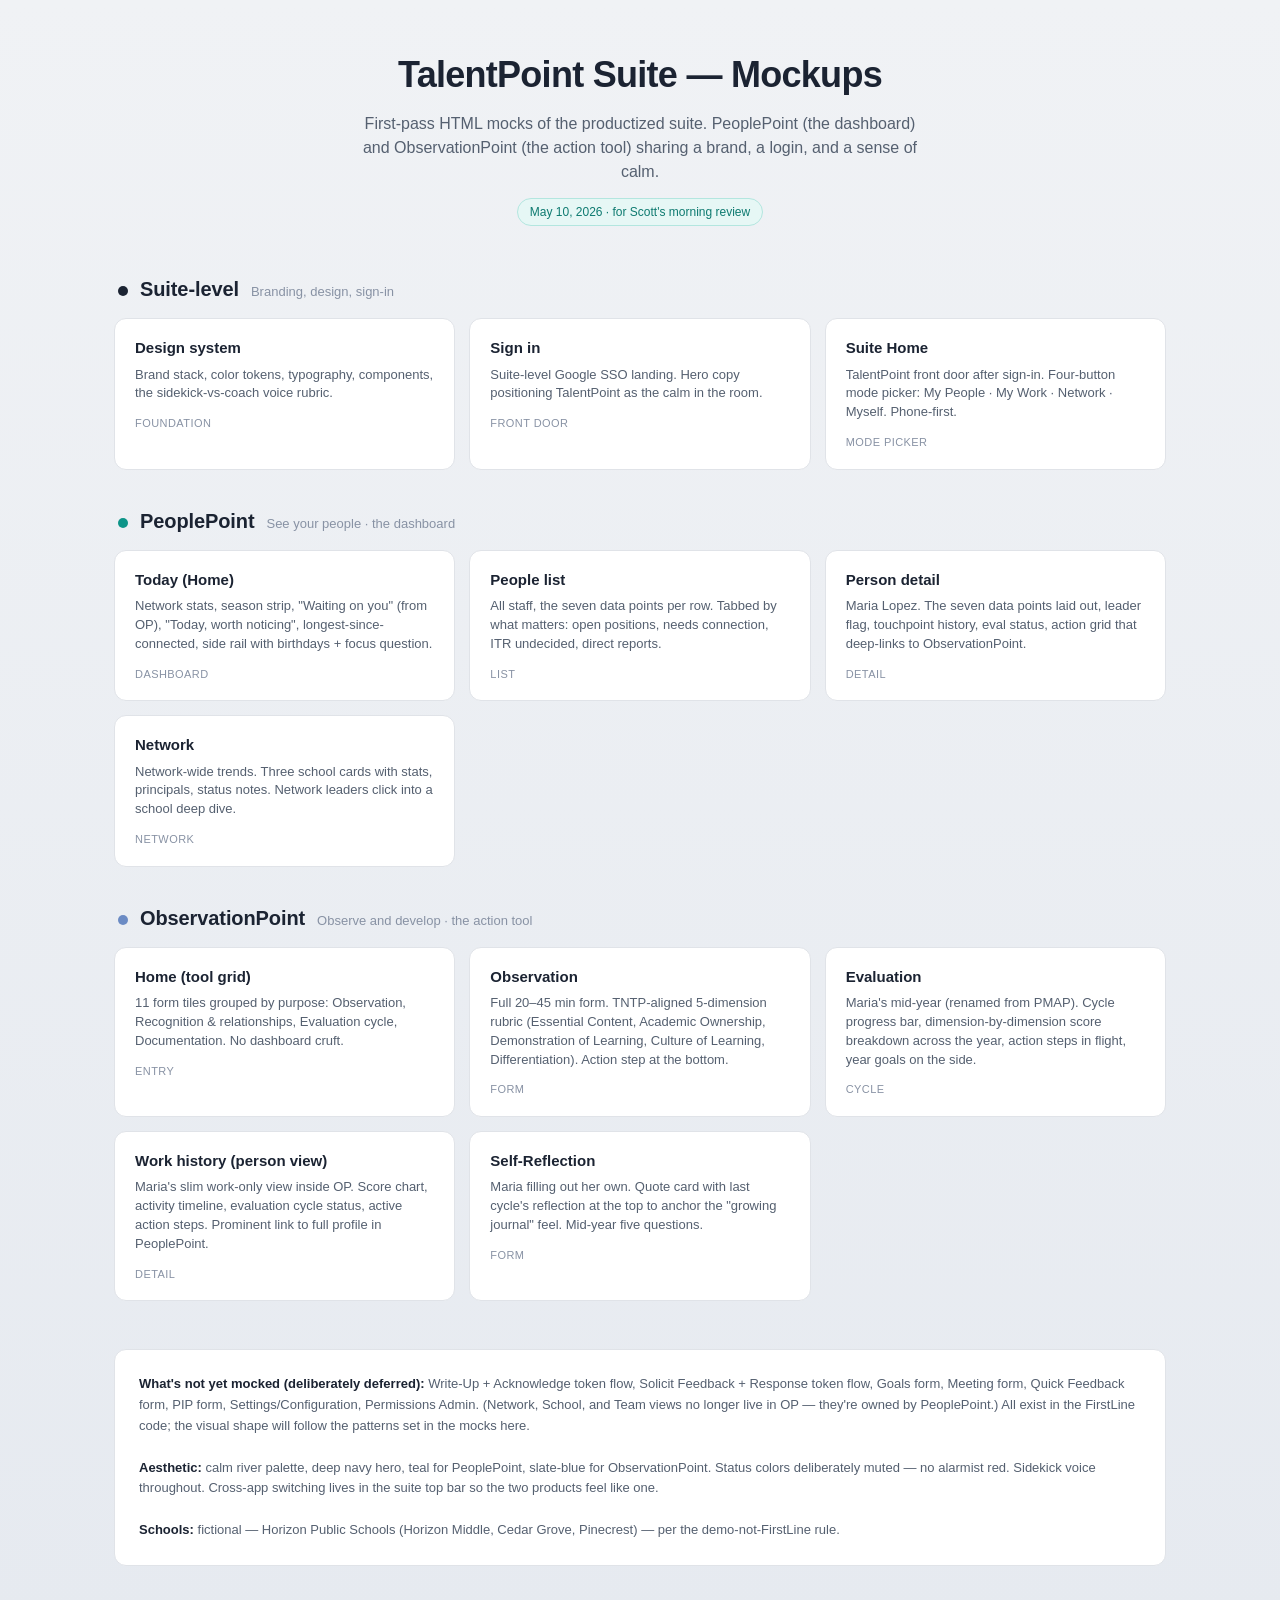
<file: mocks/index.html>
<!DOCTYPE html>
<html lang="en">
<head>
<meta charset="UTF-8">
<meta name="viewport" content="width=device-width, initial-scale=1.0">
<title>Mocks · TalentPoint Suite</title>
<link rel="stylesheet" href="shared/suite.css">
<style>
  body { background: linear-gradient(180deg, #f0f2f5 0%, #e6eaf0 100%); min-height: 100vh; }
  .wrap { max-width: 1100px; margin: 0 auto; padding: 48px 24px; }
  .lede {
    text-align: center;
    margin-bottom: 48px;
  }
  .lede h1 { font-size: 36px; font-weight: 600; letter-spacing: -0.02em; margin-bottom: 10px; }
  .lede .sub { font-size: 16px; color: var(--text-secondary); max-width: 580px; margin: 0 auto; }
  .lede .stamp {
    display: inline-block;
    margin-top: 14px;
    padding: 4px 12px;
    background: var(--accent-light);
    color: var(--accent-strong);
    border: 1px solid #b3e6df;
    border-radius: 14px;
    font-size: 12px;
    font-weight: 500;
  }

  .group {
    margin-bottom: 36px;
  }
  .group-head {
    display: flex;
    align-items: baseline;
    gap: 12px;
    margin-bottom: 14px;
    padding-left: 4px;
  }
  .group-name { font-size: 20px; font-weight: 600; letter-spacing: -0.005em; }
  .group-tint { width: 10px; height: 10px; border-radius: 50%; }
  .group-meta { font-size: 13px; color: var(--text-muted); }

  .grid {
    display: grid;
    grid-template-columns: repeat(3, 1fr);
    gap: 14px;
  }
  @media (max-width: 900px) { .grid { grid-template-columns: 1fr 1fr; } }
  @media (max-width: 600px) { .grid { grid-template-columns: 1fr; } }

  .mock {
    background: var(--surface);
    border: 1px solid var(--border);
    border-radius: var(--radius-lg);
    padding: 18px 20px;
    text-decoration: none;
    color: inherit;
    transition: all var(--transition);
    display: flex;
    flex-direction: column;
    gap: 6px;
  }
  .mock:hover {
    border-color: var(--accent);
    transform: translateY(-1px);
    box-shadow: var(--shadow);
  }
  .mock-name { font-size: 15px; font-weight: 600; }
  .mock-desc { font-size: 13px; color: var(--text-secondary); line-height: 1.45; }
  .mock-tag {
    align-self: flex-start;
    margin-top: 6px;
    font-size: 11px;
    color: var(--text-muted);
    text-transform: uppercase;
    letter-spacing: 0.04em;
    font-weight: 500;
  }

  .meta-strip {
    margin-top: 48px;
    padding: 24px;
    background: var(--surface);
    border: 1px solid var(--border);
    border-radius: var(--radius-lg);
    font-size: 13px;
    color: var(--text-secondary);
    line-height: 1.6;
  }
  .meta-strip strong { color: var(--text); }
</style>
</head>
<body>

<div class="wrap">
  <div class="lede">
    <h1>TalentPoint Suite — Mockups</h1>
    <p class="sub">First-pass HTML mocks of the productized suite. PeoplePoint (the dashboard) and ObservationPoint (the action tool) sharing a brand, a login, and a sense of calm.</p>
    <div class="stamp">May 10, 2026 · for Scott's morning review</div>
  </div>

  <!-- Suite-level -->
  <div class="group">
    <div class="group-head">
      <span class="group-tint" style="background: var(--brand-deep);"></span>
      <span class="group-name">Suite-level</span>
      <span class="group-meta">Branding, design, sign-in</span>
    </div>
    <div class="grid">
      <a class="mock" href="design-system/index.html">
        <div class="mock-name">Design system</div>
        <div class="mock-desc">Brand stack, color tokens, typography, components, the sidekick-vs-coach voice rubric.</div>
        <span class="mock-tag">Foundation</span>
      </a>
      <a class="mock" href="suite/login.html">
        <div class="mock-name">Sign in</div>
        <div class="mock-desc">Suite-level Google SSO landing. Hero copy positioning TalentPoint as the calm in the room.</div>
        <span class="mock-tag">Front door</span>
      </a>
      <a class="mock" href="suite/home.html">
        <div class="mock-name">Suite Home</div>
        <div class="mock-desc">TalentPoint front door after sign-in. Four-button mode picker: My People · My Work · Network · Myself. Phone-first.</div>
        <span class="mock-tag">Mode picker</span>
      </a>
    </div>
  </div>

  <!-- PeoplePoint -->
  <div class="group">
    <div class="group-head">
      <span class="group-tint" style="background: var(--pp-tint);"></span>
      <span class="group-name">PeoplePoint</span>
      <span class="group-meta">See your people · the dashboard</span>
    </div>
    <div class="grid">
      <a class="mock" href="peoplepoint/home.html">
        <div class="mock-name">Today (Home)</div>
        <div class="mock-desc">Network stats, season strip, "Waiting on you" (from OP), "Today, worth noticing", longest-since-connected, side rail with birthdays + focus question.</div>
        <span class="mock-tag">Dashboard</span>
      </a>
      <a class="mock" href="peoplepoint/people.html">
        <div class="mock-name">People list</div>
        <div class="mock-desc">All staff, the seven data points per row. Tabbed by what matters: open positions, needs connection, ITR undecided, direct reports.</div>
        <span class="mock-tag">List</span>
      </a>
      <a class="mock" href="peoplepoint/person.html">
        <div class="mock-name">Person detail</div>
        <div class="mock-desc">Maria Lopez. The seven data points laid out, leader flag, touchpoint history, eval status, action grid that deep-links to ObservationPoint.</div>
        <span class="mock-tag">Detail</span>
      </a>
      <a class="mock" href="peoplepoint/network.html">
        <div class="mock-name">Network</div>
        <div class="mock-desc">Network-wide trends. Three school cards with stats, principals, status notes. Network leaders click into a school deep dive.</div>
        <span class="mock-tag">Network</span>
      </a>
    </div>
  </div>

  <!-- ObservationPoint -->
  <div class="group">
    <div class="group-head">
      <span class="group-tint" style="background: #6b8bc4;"></span>
      <span class="group-name">ObservationPoint</span>
      <span class="group-meta">Observe and develop · the action tool</span>
    </div>
    <div class="grid">
      <a class="mock" href="observationpoint/home.html">
        <div class="mock-name">Home (tool grid)</div>
        <div class="mock-desc">11 form tiles grouped by purpose: Observation, Recognition & relationships, Evaluation cycle, Documentation. No dashboard cruft.</div>
        <span class="mock-tag">Entry</span>
      </a>
      <a class="mock" href="observationpoint/observe.html">
        <div class="mock-name">Observation</div>
        <div class="mock-desc">Full 20–45 min form. TNTP-aligned 5-dimension rubric (Essential Content, Academic Ownership, Demonstration of Learning, Culture of Learning, Differentiation). Action step at the bottom.</div>
        <span class="mock-tag">Form</span>
      </a>
      <a class="mock" href="observationpoint/evaluation.html">
        <div class="mock-name">Evaluation</div>
        <div class="mock-desc">Maria's mid-year (renamed from PMAP). Cycle progress bar, dimension-by-dimension score breakdown across the year, action steps in flight, year goals on the side.</div>
        <span class="mock-tag">Cycle</span>
      </a>
      <a class="mock" href="observationpoint/staff-profile.html">
        <div class="mock-name">Work history (person view)</div>
        <div class="mock-desc">Maria's slim work-only view inside OP. Score chart, activity timeline, evaluation cycle status, active action steps. Prominent link to full profile in PeoplePoint.</div>
        <span class="mock-tag">Detail</span>
      </a>
      <a class="mock" href="observationpoint/self-reflection.html">
        <div class="mock-name">Self-Reflection</div>
        <div class="mock-desc">Maria filling out her own. Quote card with last cycle's reflection at the top to anchor the "growing journal" feel. Mid-year five questions.</div>
        <span class="mock-tag">Form</span>
      </a>
    </div>
  </div>

  <div class="meta-strip">
    <strong>What's not yet mocked (deliberately deferred):</strong> Write-Up + Acknowledge token flow, Solicit Feedback + Response token flow, Goals form, Meeting form, Quick Feedback form, PIP form, Settings/Configuration, Permissions Admin. (Network, School, and Team views no longer live in OP — they're owned by PeoplePoint.) All exist in the FirstLine code; the visual shape will follow the patterns set in the mocks here.
    <br><br>
    <strong>Aesthetic:</strong> calm river palette, deep navy hero, teal for PeoplePoint, slate-blue for ObservationPoint. Status colors deliberately muted — no alarmist red. Sidekick voice throughout. Cross-app switching lives in the suite top bar so the two products feel like one.
    <br><br>
    <strong>Schools:</strong> fictional — Horizon Public Schools (Horizon Middle, Cedar Grove, Pinecrest) — per the demo-not-FirstLine rule.
  </div>
</div>

</body>
</html>
</file>
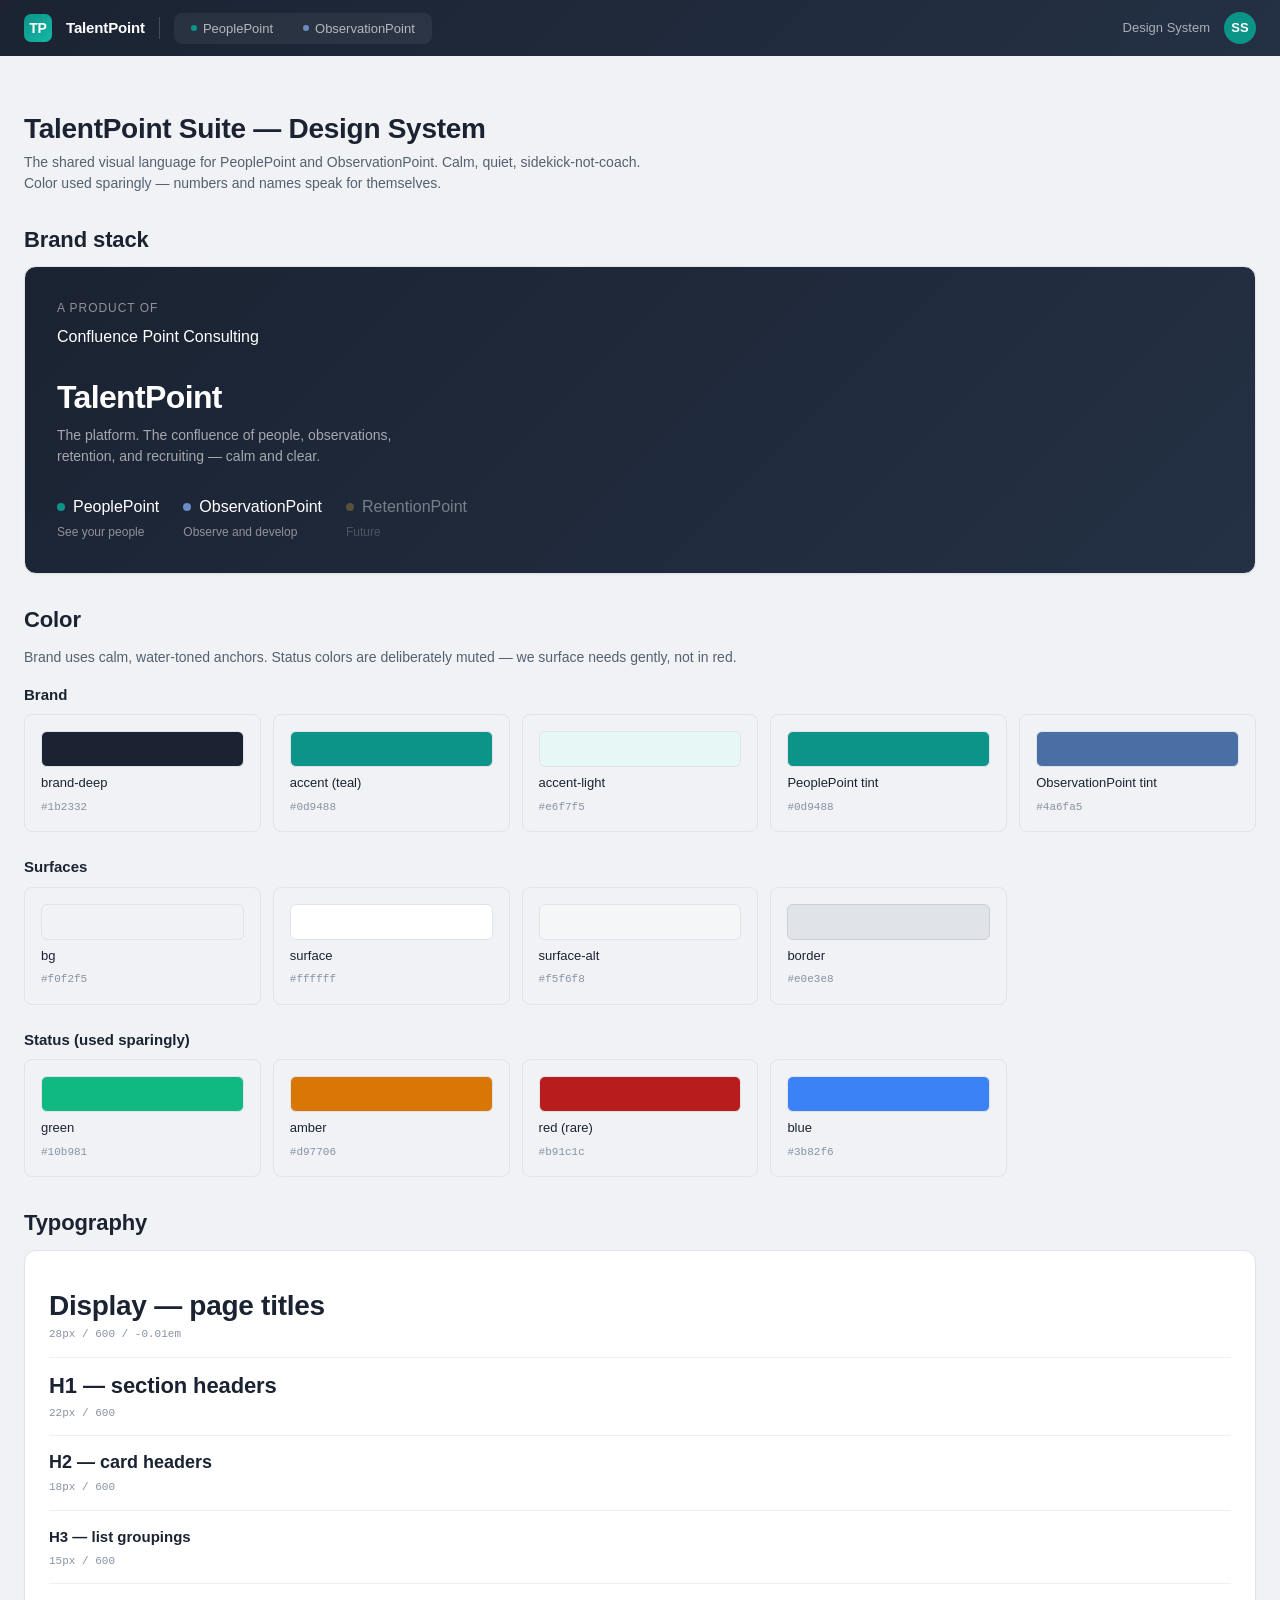
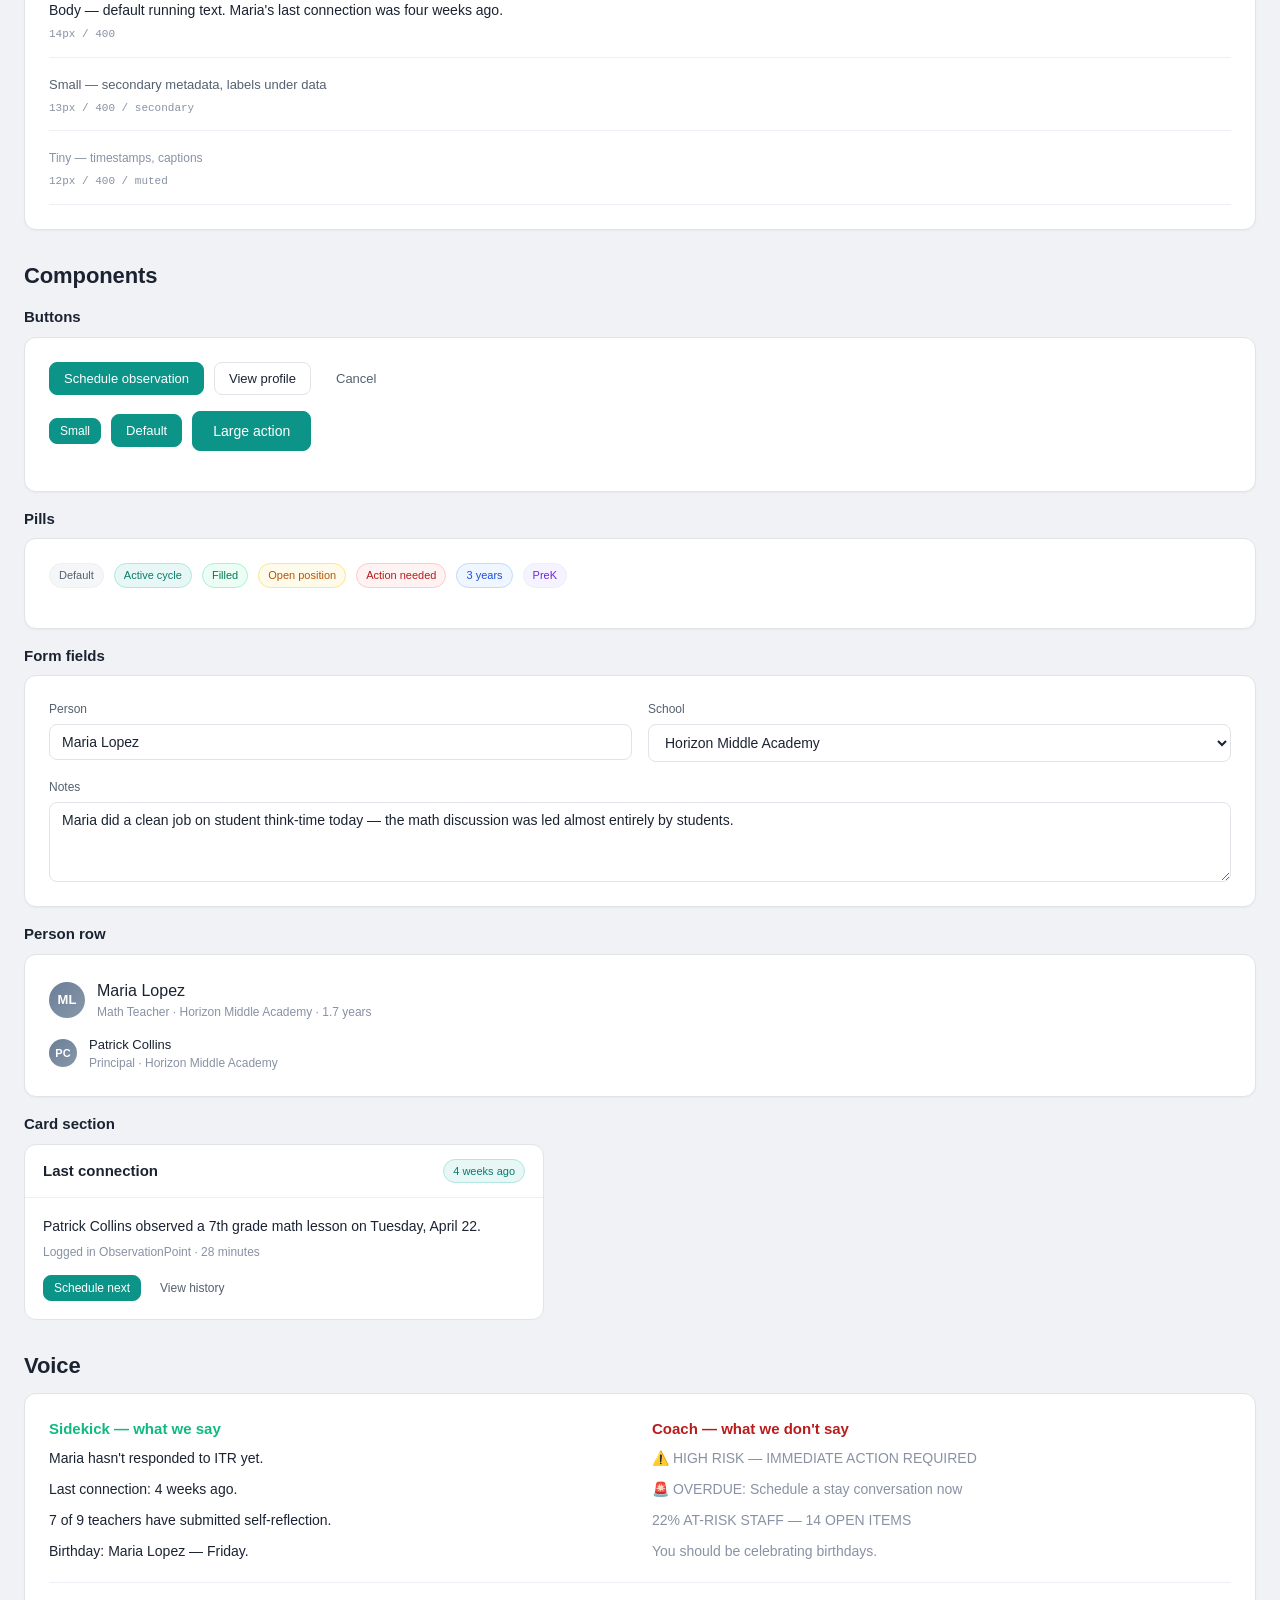
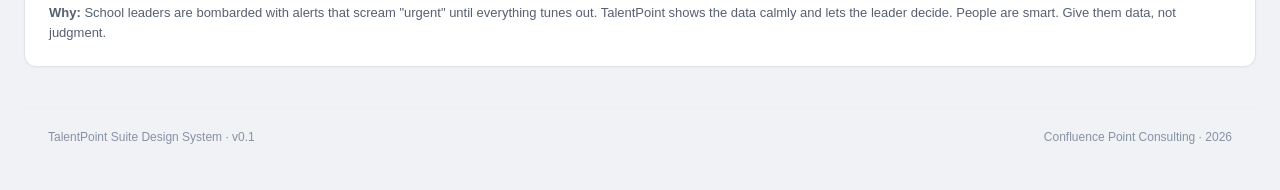
<file: mocks/design-system/index.html>
<!DOCTYPE html>
<html lang="en">
<head>
<meta charset="UTF-8">
<meta name="viewport" content="width=device-width, initial-scale=1.0">
<title>TalentPoint Suite — Design System</title>
<link rel="stylesheet" href="../shared/suite.css">
<style>
  .ds-section { margin: 32px 0; }
  .ds-title { margin-bottom: 12px; }
  .ds-grid { display: grid; grid-template-columns: repeat(auto-fill, minmax(220px, 1fr)); gap: 12px; }
  .swatch { padding: 16px; border-radius: var(--radius); border: 1px solid var(--border); display: flex; flex-direction: column; gap: 6px; }
  .swatch-bar { height: 36px; border-radius: 6px; border: 1px solid var(--border); }
  .swatch-name { font-weight: 500; font-size: 13px; }
  .swatch-val { font-size: 11px; color: var(--text-muted); font-family: ui-monospace, monospace; }
  .type-row { padding: 14px 0; border-bottom: 1px solid var(--border-light); }
  .type-meta { font-size: 11px; color: var(--text-muted); margin-top: 4px; font-family: ui-monospace, monospace; }
  .demo-card { padding: 24px; }
  .demo-row { display: flex; gap: 10px; align-items: center; flex-wrap: wrap; margin-bottom: 16px; }
  .demo-field-grid { display: grid; grid-template-columns: 1fr 1fr; gap: 16px; }
  @media (max-width: 700px) { .demo-field-grid { grid-template-columns: 1fr; } }
</style>
</head>
<body>

<header class="suite-topbar">
  <div class="suite-brand">
    <div class="suite-brand-logo">TP</div>
    <div class="suite-brand-name">TalentPoint</div>
    <div class="suite-brand-divider"></div>
    <div class="suite-app-switcher">
      <button class="suite-app-tab pp"><span class="dot"></span>PeoplePoint</button>
      <button class="suite-app-tab op"><span class="dot"></span>ObservationPoint</button>
    </div>
  </div>
  <div class="suite-topbar-right">
    <div class="suite-network-name">Design System</div>
    <div class="suite-user-avatar">SS</div>
  </div>
</header>

<div class="container">
  <div class="ds-section">
    <h1 class="t-display">TalentPoint Suite — Design System</h1>
    <p class="t-body secondary" style="margin-top: 6px; max-width: 640px;">
      The shared visual language for PeoplePoint and ObservationPoint. Calm, quiet, sidekick-not-coach.
      Color used sparingly — numbers and names speak for themselves.
    </p>
  </div>

  <!-- ── Brand stack ── -->
  <div class="ds-section">
    <h2 class="t-h1 ds-title">Brand stack</h2>
    <div class="card" style="background: linear-gradient(135deg, var(--brand-deep) 0%, var(--brand-deep-2) 100%); color: white; padding: 32px;">
      <div style="font-size: 12px; letter-spacing: 0.08em; text-transform: uppercase; color: rgba(255,255,255,0.5); margin-bottom: 8px;">A product of</div>
      <div style="font-size: 16px; font-weight: 500; margin-bottom: 24px;">Confluence Point Consulting</div>
      <div style="font-size: 32px; font-weight: 600; letter-spacing: -0.02em;">TalentPoint</div>
      <div style="font-size: 14px; color: rgba(255,255,255,0.6); margin-top: 4px; max-width: 380px;">The platform. The confluence of people, observations, retention, and recruiting — calm and clear.</div>
      <div style="margin-top: 28px; display: flex; gap: 24px;">
        <div>
          <div style="display: flex; align-items: center; gap: 8px;">
            <span style="width: 8px; height: 8px; border-radius: 50%; background: var(--pp-tint);"></span>
            <span style="font-weight: 500;">PeoplePoint</span>
          </div>
          <div class="t-tiny" style="color: rgba(255,255,255,0.5); margin-top: 4px;">See your people</div>
        </div>
        <div>
          <div style="display: flex; align-items: center; gap: 8px;">
            <span style="width: 8px; height: 8px; border-radius: 50%; background: #6b8bc4;"></span>
            <span style="font-weight: 500;">ObservationPoint</span>
          </div>
          <div class="t-tiny" style="color: rgba(255,255,255,0.5); margin-top: 4px;">Observe and develop</div>
        </div>
        <div style="opacity: 0.4;">
          <div style="display: flex; align-items: center; gap: 8px;">
            <span style="width: 8px; height: 8px; border-radius: 50%; background: #b08a3b;"></span>
            <span style="font-weight: 500;">RetentionPoint</span>
          </div>
          <div class="t-tiny" style="color: rgba(255,255,255,0.5); margin-top: 4px;">Future</div>
        </div>
      </div>
    </div>
  </div>

  <!-- ── Color ── -->
  <div class="ds-section">
    <h2 class="t-h1 ds-title">Color</h2>
    <p class="t-body secondary" style="margin-bottom: 16px;">Brand uses calm, water-toned anchors. Status colors are deliberately muted — we surface needs gently, not in red.</p>

    <h3 class="t-h3" style="margin: 16px 0 8px;">Brand</h3>
    <div class="ds-grid">
      <div class="swatch"><div class="swatch-bar" style="background: var(--brand-deep);"></div><span class="swatch-name">brand-deep</span><span class="swatch-val">#1b2332</span></div>
      <div class="swatch"><div class="swatch-bar" style="background: var(--accent);"></div><span class="swatch-name">accent (teal)</span><span class="swatch-val">#0d9488</span></div>
      <div class="swatch"><div class="swatch-bar" style="background: var(--accent-light);"></div><span class="swatch-name">accent-light</span><span class="swatch-val">#e6f7f5</span></div>
      <div class="swatch"><div class="swatch-bar" style="background: var(--pp-tint);"></div><span class="swatch-name">PeoplePoint tint</span><span class="swatch-val">#0d9488</span></div>
      <div class="swatch"><div class="swatch-bar" style="background: var(--op-tint);"></div><span class="swatch-name">ObservationPoint tint</span><span class="swatch-val">#4a6fa5</span></div>
    </div>

    <h3 class="t-h3" style="margin: 24px 0 8px;">Surfaces</h3>
    <div class="ds-grid">
      <div class="swatch"><div class="swatch-bar" style="background: var(--bg);"></div><span class="swatch-name">bg</span><span class="swatch-val">#f0f2f5</span></div>
      <div class="swatch"><div class="swatch-bar" style="background: var(--surface);"></div><span class="swatch-name">surface</span><span class="swatch-val">#ffffff</span></div>
      <div class="swatch"><div class="swatch-bar" style="background: var(--surface-alt);"></div><span class="swatch-name">surface-alt</span><span class="swatch-val">#f5f6f8</span></div>
      <div class="swatch"><div class="swatch-bar" style="background: var(--border); border-color: var(--border-strong);"></div><span class="swatch-name">border</span><span class="swatch-val">#e0e3e8</span></div>
    </div>

    <h3 class="t-h3" style="margin: 24px 0 8px;">Status (used sparingly)</h3>
    <div class="ds-grid">
      <div class="swatch"><div class="swatch-bar" style="background: var(--green);"></div><span class="swatch-name">green</span><span class="swatch-val">#10b981</span></div>
      <div class="swatch"><div class="swatch-bar" style="background: var(--amber);"></div><span class="swatch-name">amber</span><span class="swatch-val">#d97706</span></div>
      <div class="swatch"><div class="swatch-bar" style="background: var(--red);"></div><span class="swatch-name">red (rare)</span><span class="swatch-val">#b91c1c</span></div>
      <div class="swatch"><div class="swatch-bar" style="background: var(--blue);"></div><span class="swatch-name">blue</span><span class="swatch-val">#3b82f6</span></div>
    </div>
  </div>

  <!-- ── Typography ── -->
  <div class="ds-section">
    <h2 class="t-h1 ds-title">Typography</h2>
    <div class="card" style="padding: 24px;">
      <div class="type-row"><span class="t-display">Display — page titles</span><div class="type-meta">28px / 600 / -0.01em</div></div>
      <div class="type-row"><span class="t-h1">H1 — section headers</span><div class="type-meta">22px / 600</div></div>
      <div class="type-row"><span class="t-h2">H2 — card headers</span><div class="type-meta">18px / 600</div></div>
      <div class="type-row"><span class="t-h3">H3 — list groupings</span><div class="type-meta">15px / 600</div></div>
      <div class="type-row"><span class="t-body">Body — default running text. Maria's last connection was four weeks ago.</span><div class="type-meta">14px / 400</div></div>
      <div class="type-row"><span class="t-small">Small — secondary metadata, labels under data</span><div class="type-meta">13px / 400 / secondary</div></div>
      <div class="type-row"><span class="t-tiny">Tiny — timestamps, captions</span><div class="type-meta">12px / 400 / muted</div></div>
    </div>
  </div>

  <!-- ── Components ── -->
  <div class="ds-section">
    <h2 class="t-h1 ds-title">Components</h2>

    <h3 class="t-h3" style="margin: 16px 0 8px;">Buttons</h3>
    <div class="card demo-card">
      <div class="demo-row">
        <button class="btn btn-primary">Schedule observation</button>
        <button class="btn btn-secondary">View profile</button>
        <button class="btn btn-ghost">Cancel</button>
      </div>
      <div class="demo-row">
        <button class="btn btn-primary btn-sm">Small</button>
        <button class="btn btn-primary">Default</button>
        <button class="btn btn-primary btn-lg">Large action</button>
      </div>
    </div>

    <h3 class="t-h3" style="margin: 16px 0 8px;">Pills</h3>
    <div class="card demo-card">
      <div class="demo-row">
        <span class="pill">Default</span>
        <span class="pill pill-accent">Active cycle</span>
        <span class="pill pill-green">Filled</span>
        <span class="pill pill-amber">Open position</span>
        <span class="pill pill-red">Action needed</span>
        <span class="pill pill-blue">3 years</span>
        <span class="pill pill-purple">PreK</span>
      </div>
    </div>

    <h3 class="t-h3" style="margin: 16px 0 8px;">Form fields</h3>
    <div class="card demo-card">
      <div class="demo-field-grid">
        <div class="field">
          <label class="field-label">Person</label>
          <input class="input" value="Maria Lopez">
        </div>
        <div class="field">
          <label class="field-label">School</label>
          <select class="select"><option>Horizon Middle Academy</option><option>Cedar Grove Elementary</option></select>
        </div>
        <div class="field" style="grid-column: 1 / -1;">
          <label class="field-label">Notes</label>
          <textarea class="textarea" placeholder="Quick reflection on what you saw...">Maria did a clean job on student think-time today — the math discussion was led almost entirely by students.</textarea>
        </div>
      </div>
    </div>

    <h3 class="t-h3" style="margin: 16px 0 8px;">Person row</h3>
    <div class="card demo-card">
      <div class="person-row" style="margin-bottom: 14px;">
        <div class="avatar">ML</div>
        <div>
          <div class="person-name">Maria Lopez</div>
          <div class="person-meta">Math Teacher · Horizon Middle Academy · 1.7 years</div>
        </div>
      </div>
      <div class="person-row">
        <div class="avatar avatar-sm">PC</div>
        <div>
          <div class="person-name" style="font-size: 13px;">Patrick Collins</div>
          <div class="person-meta">Principal · Horizon Middle Academy</div>
        </div>
      </div>
    </div>

    <h3 class="t-h3" style="margin: 16px 0 8px;">Card section</h3>
    <div class="card-section" style="max-width: 520px;">
      <div class="card-section-header">
        <span class="t-h3">Last connection</span>
        <span class="pill pill-accent">4 weeks ago</span>
      </div>
      <div class="card-section-body">
        <div class="t-body">Patrick Collins observed a 7th grade math lesson on Tuesday, April 22.</div>
        <div class="t-tiny" style="margin-top: 6px;">Logged in ObservationPoint · 28 minutes</div>
        <div style="margin-top: 14px; display: flex; gap: 8px;">
          <button class="btn btn-primary btn-sm">Schedule next</button>
          <button class="btn btn-ghost btn-sm">View history</button>
        </div>
      </div>
    </div>
  </div>

  <!-- ── Voice ── -->
  <div class="ds-section">
    <h2 class="t-h1 ds-title">Voice</h2>
    <div class="card" style="padding: 24px;">
      <div style="display: grid; grid-template-columns: 1fr 1fr; gap: 24px;">
        <div>
          <div class="t-h3" style="color: var(--green); margin-bottom: 8px;">Sidekick — what we say</div>
          <ul style="list-style: none; padding: 0; display: flex; flex-direction: column; gap: 10px;">
            <li class="t-body">Maria hasn't responded to ITR yet.</li>
            <li class="t-body">Last connection: 4 weeks ago.</li>
            <li class="t-body">7 of 9 teachers have submitted self-reflection.</li>
            <li class="t-body">Birthday: Maria Lopez — Friday.</li>
          </ul>
        </div>
        <div>
          <div class="t-h3" style="color: var(--red); margin-bottom: 8px;">Coach — what we don't say</div>
          <ul style="list-style: none; padding: 0; display: flex; flex-direction: column; gap: 10px;">
            <li class="t-body muted">⚠️ HIGH RISK — IMMEDIATE ACTION REQUIRED</li>
            <li class="t-body muted">🚨 OVERDUE: Schedule a stay conversation now</li>
            <li class="t-body muted">22% AT-RISK STAFF — 14 OPEN ITEMS</li>
            <li class="t-body muted">You should be celebrating birthdays.</li>
          </ul>
        </div>
      </div>
      <div style="margin-top: 20px; padding-top: 20px; border-top: 1px solid var(--border-light); font-size: 13px; color: var(--text-secondary);">
        <strong>Why:</strong> School leaders are bombarded with alerts that scream "urgent" until everything tunes out. TalentPoint shows the data calmly and lets the leader decide. People are smart. Give them data, not judgment.
      </div>
    </div>
  </div>

  <div class="suite-footer">
    <span>TalentPoint Suite Design System · v0.1</span>
    <span>Confluence Point Consulting · 2026</span>
  </div>
</div>

</body>
</html>
</file>
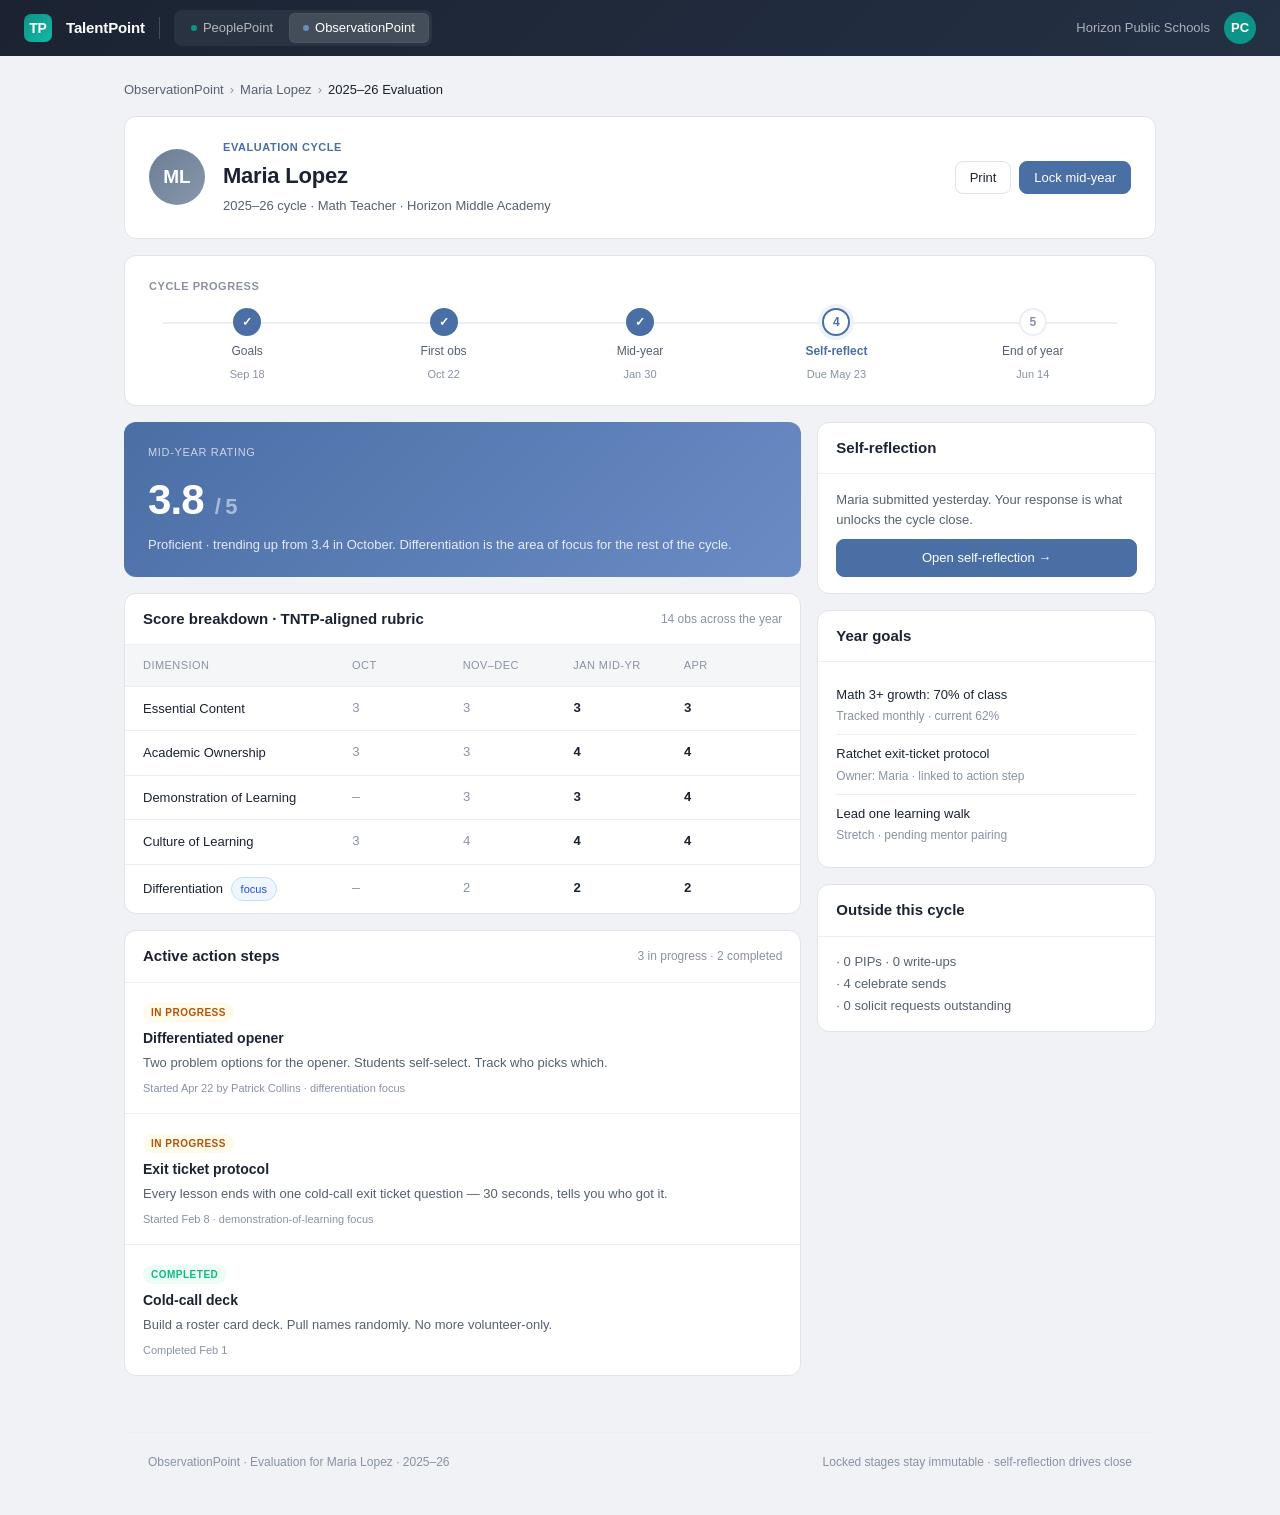
<file: mocks/observationpoint/evaluation.html>
<!DOCTYPE html>
<html lang="en">
<head>
<meta charset="UTF-8">
<meta name="viewport" content="width=device-width, initial-scale=1.0">
<title>Evaluation — Maria Lopez · ObservationPoint</title>
<link rel="stylesheet" href="../shared/suite.css">
<style>
  :root { --op-accent: #4a6fa5; --op-accent-light: #eef3fa; }
  .op-page { max-width: 1080px; margin: 0 auto; padding: 24px; }
  .crumbs { display: flex; gap: 6px; align-items: center; font-size: 13px; color: var(--text-muted); margin-bottom: 16px; }
  .crumbs a { color: var(--text-secondary); text-decoration: none; }

  /* Header */
  .eval-head {
    background: var(--surface);
    border: 1px solid var(--border);
    border-radius: var(--radius-lg);
    padding: 22px 24px;
    margin-bottom: 16px;
    display: grid;
    grid-template-columns: auto 1fr auto;
    gap: 18px;
    align-items: center;
  }
  .eval-head .avatar { width: 56px; height: 56px; font-size: 19px; }
  .eval-title { font-size: 11px; font-weight: 600; color: var(--op-accent); text-transform: uppercase; letter-spacing: 0.05em; margin-bottom: 4px; }
  .eval-name { font-size: 22px; font-weight: 600; letter-spacing: -0.01em; }
  .eval-meta { font-size: 13px; color: var(--text-secondary); margin-top: 4px; }

  /* Cycle progress */
  .stages {
    background: var(--surface);
    border: 1px solid var(--border);
    border-radius: var(--radius-lg);
    padding: 22px 24px;
    margin-bottom: 16px;
  }
  .stages-title { font-size: 11px; font-weight: 600; color: var(--text-muted); text-transform: uppercase; letter-spacing: 0.05em; margin-bottom: 14px; }
  .stages-rail {
    display: grid;
    grid-template-columns: repeat(5, 1fr);
    gap: 0;
    position: relative;
  }
  .stages-rail::before {
    content: '';
    position: absolute;
    top: 14px;
    left: 14px;
    right: 14px;
    height: 2px;
    background: var(--surface-sunk);
    z-index: 0;
  }
  .stage {
    position: relative;
    z-index: 1;
    text-align: center;
    display: flex;
    flex-direction: column;
    align-items: center;
    gap: 6px;
  }
  .stage-dot {
    width: 28px;
    height: 28px;
    border-radius: 50%;
    background: var(--surface);
    border: 2px solid var(--surface-sunk);
    display: flex;
    align-items: center;
    justify-content: center;
    font-size: 12px;
    font-weight: 600;
    color: var(--text-muted);
  }
  .stage.done .stage-dot { background: var(--op-accent); border-color: var(--op-accent); color: white; }
  .stage.now .stage-dot { background: white; border-color: var(--op-accent); color: var(--op-accent); box-shadow: 0 0 0 4px var(--op-accent-light); }
  .stage-name { font-size: 12px; color: var(--text-secondary); font-weight: 500; }
  .stage.now .stage-name { color: var(--op-accent); font-weight: 600; }
  .stage-when { font-size: 11px; color: var(--text-muted); }

  /* Layout */
  .layout {
    display: grid;
    grid-template-columns: 2fr 1fr;
    gap: 16px;
  }
  @media (max-width: 1000px) { .layout { grid-template-columns: 1fr; } }

  .surface {
    background: var(--surface);
    border: 1px solid var(--border);
    border-radius: var(--radius-lg);
    overflow: hidden;
    margin-bottom: 16px;
  }
  .surface-head {
    padding: 14px 18px;
    border-bottom: 1px solid var(--border-light);
    display: flex;
    align-items: center;
    justify-content: space-between;
  }
  .surface-title { font-weight: 600; font-size: 15px; }

  /* Score row */
  .scores {
    display: grid;
    grid-template-columns: 2fr 1fr 1fr 1fr 1fr;
    align-items: center;
    padding: 12px 18px;
    border-bottom: 1px solid var(--border-light);
    font-size: 13px;
    gap: 12px;
  }
  .scores:last-of-type { border-bottom: none; }
  .scores.head {
    font-size: 11px;
    text-transform: uppercase;
    letter-spacing: 0.04em;
    color: var(--text-muted);
    background: var(--surface-alt);
    font-weight: 500;
  }
  .score-num {
    font-family: ui-monospace, monospace;
    font-weight: 600;
    color: var(--text);
  }
  .score-num.muted { color: var(--text-muted); font-weight: 400; }

  /* Final rating */
  .final-rating {
    background: linear-gradient(135deg, var(--op-accent) 0%, #6b8bc4 100%);
    color: white;
    border-radius: var(--radius-lg);
    padding: 22px 24px;
    margin-bottom: 16px;
  }
  .fr-label { font-size: 11px; text-transform: uppercase; letter-spacing: 0.06em; color: rgba(255,255,255,0.7); margin-bottom: 8px; }
  .fr-num { font-size: 42px; font-weight: 600; letter-spacing: -0.02em; }
  .fr-desc { font-size: 13px; color: rgba(255,255,255,0.85); margin-top: 4px; }

  /* Action steps cards */
  .as-card {
    padding: 16px 18px;
    border-bottom: 1px solid var(--border-light);
  }
  .as-card:last-child { border-bottom: none; }
  .as-status {
    display: inline-block;
    font-size: 10px;
    font-weight: 600;
    color: var(--green);
    letter-spacing: 0.05em;
    text-transform: uppercase;
    background: var(--green-bg);
    padding: 2px 8px;
    border-radius: 10px;
    margin-bottom: 6px;
  }
  .as-status.pending { color: #b45309; background: var(--amber-bg); }
  .as-title { font-size: 14px; font-weight: 600; margin-bottom: 4px; }
  .as-desc { font-size: 13px; color: var(--text-secondary); line-height: 1.5; }
  .as-meta { font-size: 11px; color: var(--text-muted); margin-top: 8px; }
</style>
</head>
<body>

<header class="suite-topbar">
  <div class="suite-brand">
    <div class="suite-brand-logo">TP</div>
    <div class="suite-brand-name">TalentPoint</div>
    <div class="suite-brand-divider"></div>
    <div class="suite-app-switcher">
      <a class="suite-app-tab pp" href="../peoplepoint/home.html"><span class="dot"></span>PeoplePoint</a>
      <a class="suite-app-tab op active"><span class="dot"></span>ObservationPoint</a>
    </div>
  </div>
  <div class="suite-topbar-right">
    <div class="suite-network-name">Horizon Public Schools</div>
    <div class="suite-user-avatar">PC</div>
  </div>
</header>

<div class="op-page">
  <div class="crumbs">
    <a href="home.html">ObservationPoint</a> <span>›</span>
    <a href="staff-profile.html">Maria Lopez</a> <span>›</span>
    <span style="color: var(--text);">2025–26 Evaluation</span>
  </div>

  <div class="eval-head">
    <div class="avatar">ML</div>
    <div>
      <div class="eval-title">Evaluation cycle</div>
      <div class="eval-name">Maria Lopez</div>
      <div class="eval-meta">2025–26 cycle · Math Teacher · Horizon Middle Academy</div>
    </div>
    <div style="display: flex; gap: 8px;">
      <button class="btn btn-secondary">Print</button>
      <button class="btn btn-primary" style="background: var(--op-accent); border-color: var(--op-accent);">Lock mid-year</button>
    </div>
  </div>

  <!-- Stages -->
  <div class="stages">
    <div class="stages-title">Cycle progress</div>
    <div class="stages-rail">
      <div class="stage done">
        <div class="stage-dot">✓</div>
        <div class="stage-name">Goals</div>
        <div class="stage-when">Sep 18</div>
      </div>
      <div class="stage done">
        <div class="stage-dot">✓</div>
        <div class="stage-name">First obs</div>
        <div class="stage-when">Oct 22</div>
      </div>
      <div class="stage done">
        <div class="stage-dot">✓</div>
        <div class="stage-name">Mid-year</div>
        <div class="stage-when">Jan 30</div>
      </div>
      <div class="stage now">
        <div class="stage-dot">4</div>
        <div class="stage-name">Self-reflect</div>
        <div class="stage-when">Due May 23</div>
      </div>
      <div class="stage">
        <div class="stage-dot">5</div>
        <div class="stage-name">End of year</div>
        <div class="stage-when">Jun 14</div>
      </div>
    </div>
  </div>

  <div class="layout">
    <div>
      <!-- Final rating -->
      <div class="final-rating">
        <div class="fr-label">Mid-year rating</div>
        <div class="fr-num">3.8 <span style="font-size: 22px; opacity: 0.5;">/ 5</span></div>
        <div class="fr-desc">Proficient · trending up from 3.4 in October. Differentiation is the area of focus for the rest of the cycle.</div>
      </div>

      <!-- Score breakdown -->
      <div class="surface">
        <div class="surface-head">
          <span class="surface-title">Score breakdown · TNTP-aligned rubric</span>
          <span class="t-tiny">14 obs across the year</span>
        </div>
        <div class="scores head">
          <div>Dimension</div>
          <div>Oct</div>
          <div>Nov–Dec</div>
          <div>Jan mid-yr</div>
          <div>Apr</div>
        </div>
        <div class="scores">
          <div>Essential Content</div>
          <div class="score-num muted">3</div>
          <div class="score-num muted">3</div>
          <div class="score-num">3</div>
          <div class="score-num">3</div>
        </div>
        <div class="scores">
          <div>Academic Ownership</div>
          <div class="score-num muted">3</div>
          <div class="score-num muted">3</div>
          <div class="score-num">4</div>
          <div class="score-num">4</div>
        </div>
        <div class="scores">
          <div>Demonstration of Learning</div>
          <div class="score-num muted">—</div>
          <div class="score-num muted">3</div>
          <div class="score-num">3</div>
          <div class="score-num">4</div>
        </div>
        <div class="scores">
          <div>Culture of Learning</div>
          <div class="score-num muted">3</div>
          <div class="score-num muted">4</div>
          <div class="score-num">4</div>
          <div class="score-num">4</div>
        </div>
        <div class="scores">
          <div>Differentiation <span class="pill pill-blue" style="margin-left: 4px;">focus</span></div>
          <div class="score-num muted">—</div>
          <div class="score-num muted">2</div>
          <div class="score-num">2</div>
          <div class="score-num">2</div>
        </div>
      </div>

      <!-- Action steps -->
      <div class="surface">
        <div class="surface-head">
          <span class="surface-title">Active action steps</span>
          <span class="t-tiny">3 in progress · 2 completed</span>
        </div>
        <div>
          <div class="as-card">
            <div class="as-status pending">In progress</div>
            <div class="as-title">Differentiated opener</div>
            <div class="as-desc">Two problem options for the opener. Students self-select. Track who picks which.</div>
            <div class="as-meta">Started Apr 22 by Patrick Collins · differentiation focus</div>
          </div>
          <div class="as-card">
            <div class="as-status pending">In progress</div>
            <div class="as-title">Exit ticket protocol</div>
            <div class="as-desc">Every lesson ends with one cold-call exit ticket question — 30 seconds, tells you who got it.</div>
            <div class="as-meta">Started Feb 8 · demonstration-of-learning focus</div>
          </div>
          <div class="as-card">
            <div class="as-status">Completed</div>
            <div class="as-title">Cold-call deck</div>
            <div class="as-desc">Build a roster card deck. Pull names randomly. No more volunteer-only.</div>
            <div class="as-meta">Completed Feb 1</div>
          </div>
        </div>
      </div>
    </div>

    <!-- Side -->
    <div>
      <div class="surface">
        <div class="surface-head"><span class="surface-title">Self-reflection</span></div>
        <div style="padding: 16px 18px;">
          <div class="t-small" style="color: var(--text-secondary); margin-bottom: 10px;">Maria submitted yesterday. Your response is what unlocks the cycle close.</div>
          <a href="self-reflection.html" class="btn btn-primary" style="background: var(--op-accent); border-color: var(--op-accent); width: 100%; justify-content: center;">Open self-reflection →</a>
        </div>
      </div>

      <div class="surface">
        <div class="surface-head"><span class="surface-title">Year goals</span></div>
        <div style="padding: 14px 18px; font-size: 13px; line-height: 1.7; color: var(--text-secondary);">
          <div style="padding: 8px 0; border-bottom: 1px solid var(--border-light);">
            <div style="color: var(--text); font-weight: 500;">Math 3+ growth: 70% of class</div>
            <div class="t-tiny">Tracked monthly · current 62%</div>
          </div>
          <div style="padding: 8px 0; border-bottom: 1px solid var(--border-light);">
            <div style="color: var(--text); font-weight: 500;">Ratchet exit-ticket protocol</div>
            <div class="t-tiny">Owner: Maria · linked to action step</div>
          </div>
          <div style="padding: 8px 0;">
            <div style="color: var(--text); font-weight: 500;">Lead one learning walk</div>
            <div class="t-tiny">Stretch · pending mentor pairing</div>
          </div>
        </div>
      </div>

      <div class="surface">
        <div class="surface-head"><span class="surface-title">Outside this cycle</span></div>
        <div style="padding: 14px 18px; font-size: 13px; line-height: 1.7; color: var(--text-secondary);">
          <div>· 0 PIPs · 0 write-ups</div>
          <div>· 4 celebrate sends</div>
          <div>· 0 solicit requests outstanding</div>
        </div>
      </div>
    </div>
  </div>

  <div class="suite-footer">
    <span>ObservationPoint · Evaluation for Maria Lopez · 2025–26</span>
    <span>Locked stages stay immutable · self-reflection drives close</span>
  </div>
</div>

</body>
</html>
</file>
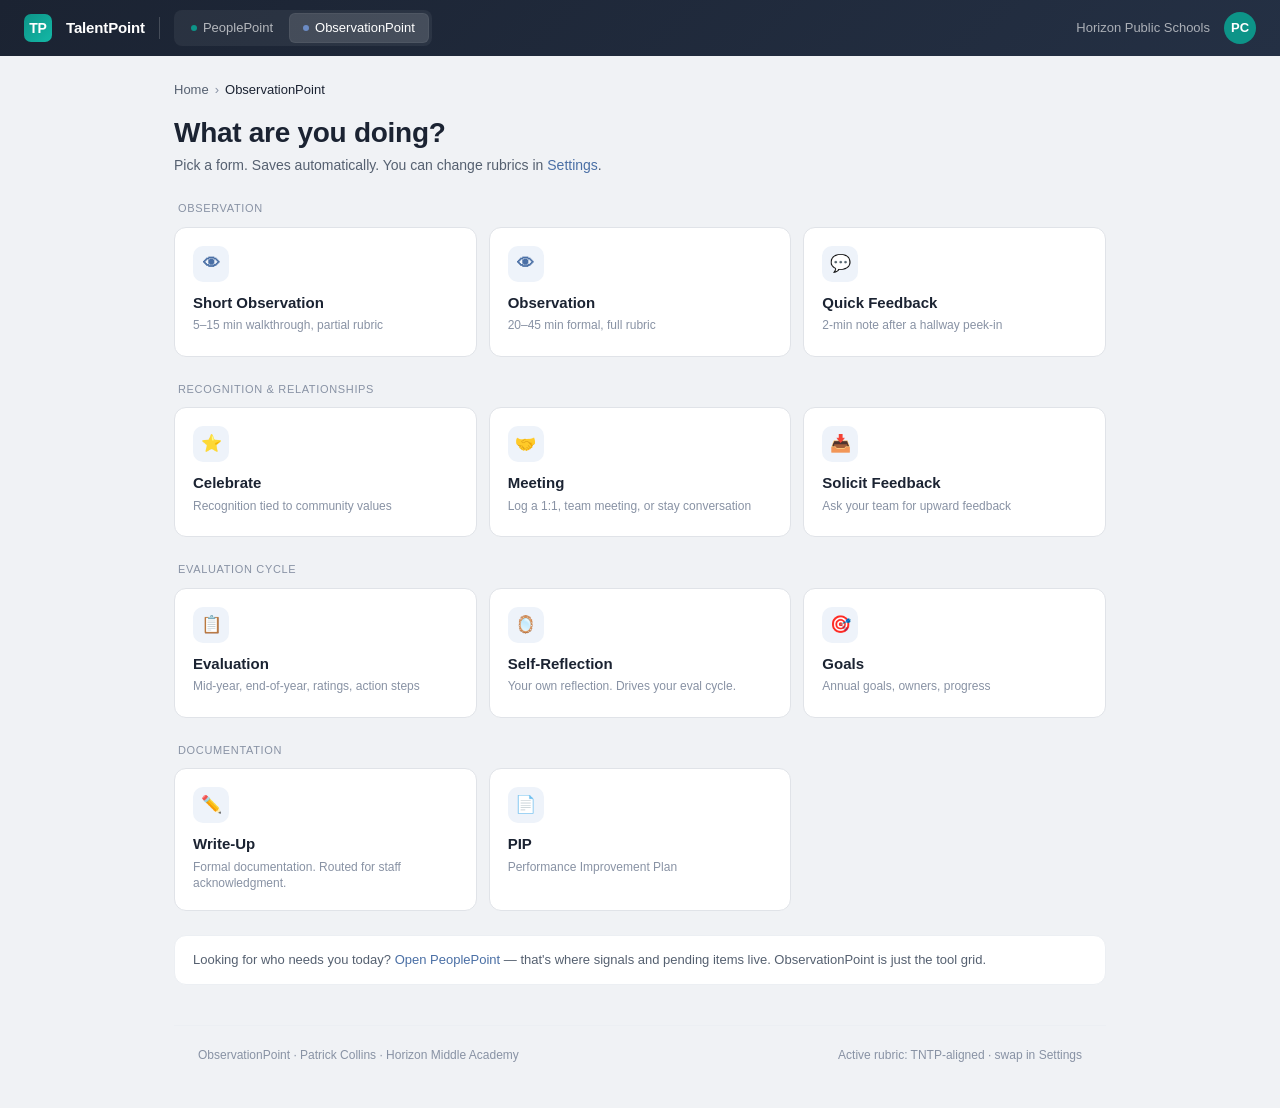
<file: mocks/observationpoint/home.html>
<!DOCTYPE html>
<html lang="en">
<head>
<meta charset="UTF-8">
<meta name="viewport" content="width=device-width, initial-scale=1.0">
<title>ObservationPoint — Home</title>
<link rel="stylesheet" href="../shared/suite.css">
<style>
  :root { --op-accent: #4a6fa5; --op-accent-light: #eef3fa; }
  .op-page { max-width: 980px; margin: 0 auto; padding: 24px; }
  .crumbs { display: flex; gap: 6px; align-items: center; font-size: 13px; color: var(--text-muted); margin-bottom: 16px; }
  .crumbs a { color: var(--text-secondary); text-decoration: none; }

  .op-head { margin-bottom: 22px; }
  .op-head h1 { letter-spacing: -0.01em; }
  .op-head .sub { color: var(--text-secondary); font-size: 14px; margin-top: 6px; }

  /* Tile grid — main act */
  .tiles {
    display: grid;
    grid-template-columns: repeat(3, 1fr);
    gap: 12px;
  }
  @media (max-width: 800px) { .tiles { grid-template-columns: 1fr 1fr; } }
  @media (max-width: 500px) { .tiles { grid-template-columns: 1fr; } }

  .tile {
    background: var(--surface);
    border: 1px solid var(--border);
    border-radius: var(--radius-lg);
    padding: 18px;
    cursor: pointer;
    text-decoration: none;
    color: inherit;
    transition: all var(--transition);
    display: flex;
    flex-direction: column;
    gap: 10px;
    min-height: 130px;
  }
  .tile:hover {
    border-color: var(--op-accent);
    background: var(--op-accent-light);
    transform: translateY(-1px);
  }
  .tile-icon {
    width: 36px;
    height: 36px;
    border-radius: 10px;
    background: var(--op-accent-light);
    color: var(--op-accent);
    display: flex;
    align-items: center;
    justify-content: center;
    font-size: 17px;
    font-weight: 600;
  }
  .tile-text { display: flex; flex-direction: column; gap: 3px; }
  .tile-name { font-weight: 600; font-size: 15px; color: var(--text); }
  .tile-sub { font-size: 12px; color: var(--text-muted); line-height: 1.4; }

  /* Group label */
  .group-label {
    font-size: 11px;
    text-transform: uppercase;
    letter-spacing: 0.06em;
    color: var(--text-muted);
    font-weight: 500;
    margin: 24px 0 10px 4px;
  }
  .group-label:first-child { margin-top: 0; }

  /* Footer note */
  .note {
    margin-top: 24px;
    padding: 14px 18px;
    background: var(--surface);
    border: 1px solid var(--border-light);
    border-radius: var(--radius-lg);
    font-size: 13px;
    color: var(--text-secondary);
    line-height: 1.5;
  }
  .note a { color: var(--op-accent); text-decoration: none; }
</style>
</head>
<body>

<header class="suite-topbar">
  <div class="suite-brand">
    <div class="suite-brand-logo">TP</div>
    <div class="suite-brand-name">TalentPoint</div>
    <div class="suite-brand-divider"></div>
    <div class="suite-app-switcher">
      <a class="suite-app-tab pp" href="../peoplepoint/home.html"><span class="dot"></span>PeoplePoint</a>
      <a class="suite-app-tab op active"><span class="dot"></span>ObservationPoint</a>
    </div>
  </div>
  <div class="suite-topbar-right">
    <div class="suite-network-name">Horizon Public Schools</div>
    <div class="suite-user-avatar">PC</div>
  </div>
</header>

<div class="op-page">
  <div class="crumbs">
    <a href="../suite/home.html">Home</a> <span>›</span>
    <span style="color: var(--text);">ObservationPoint</span>
  </div>

  <div class="op-head">
    <h1 class="t-display">What are you doing?</h1>
    <div class="sub">Pick a form. Saves automatically. You can change rubrics in <a href="#" style="color: var(--op-accent); text-decoration: none;">Settings</a>.</div>
  </div>

  <div class="group-label">Observation</div>
  <div class="tiles">
    <a class="tile" href="observe.html?mode=short">
      <div class="tile-icon">👁</div>
      <div class="tile-text">
        <div class="tile-name">Short Observation</div>
        <div class="tile-sub">5–15 min walkthrough, partial rubric</div>
      </div>
    </a>
    <a class="tile" href="observe.html">
      <div class="tile-icon">👁</div>
      <div class="tile-text">
        <div class="tile-name">Observation</div>
        <div class="tile-sub">20–45 min formal, full rubric</div>
      </div>
    </a>
    <a class="tile">
      <div class="tile-icon">💬</div>
      <div class="tile-text">
        <div class="tile-name">Quick Feedback</div>
        <div class="tile-sub">2-min note after a hallway peek-in</div>
      </div>
    </a>
  </div>

  <div class="group-label">Recognition & relationships</div>
  <div class="tiles">
    <a class="tile">
      <div class="tile-icon">⭐</div>
      <div class="tile-text">
        <div class="tile-name">Celebrate</div>
        <div class="tile-sub">Recognition tied to community values</div>
      </div>
    </a>
    <a class="tile">
      <div class="tile-icon">🤝</div>
      <div class="tile-text">
        <div class="tile-name">Meeting</div>
        <div class="tile-sub">Log a 1:1, team meeting, or stay conversation</div>
      </div>
    </a>
    <a class="tile">
      <div class="tile-icon">📥</div>
      <div class="tile-text">
        <div class="tile-name">Solicit Feedback</div>
        <div class="tile-sub">Ask your team for upward feedback</div>
      </div>
    </a>
  </div>

  <div class="group-label">Evaluation cycle</div>
  <div class="tiles">
    <a class="tile" href="evaluation.html">
      <div class="tile-icon">📋</div>
      <div class="tile-text">
        <div class="tile-name">Evaluation</div>
        <div class="tile-sub">Mid-year, end-of-year, ratings, action steps</div>
      </div>
    </a>
    <a class="tile" href="self-reflection.html">
      <div class="tile-icon">🪞</div>
      <div class="tile-text">
        <div class="tile-name">Self-Reflection</div>
        <div class="tile-sub">Your own reflection. Drives your eval cycle.</div>
      </div>
    </a>
    <a class="tile">
      <div class="tile-icon">🎯</div>
      <div class="tile-text">
        <div class="tile-name">Goals</div>
        <div class="tile-sub">Annual goals, owners, progress</div>
      </div>
    </a>
  </div>

  <div class="group-label">Documentation</div>
  <div class="tiles">
    <a class="tile">
      <div class="tile-icon">✏️</div>
      <div class="tile-text">
        <div class="tile-name">Write-Up</div>
        <div class="tile-sub">Formal documentation. Routed for staff acknowledgment.</div>
      </div>
    </a>
    <a class="tile">
      <div class="tile-icon">📄</div>
      <div class="tile-text">
        <div class="tile-name">PIP</div>
        <div class="tile-sub">Performance Improvement Plan</div>
      </div>
    </a>
  </div>

  <div class="note">
    Looking for who needs you today? <a href="../peoplepoint/home.html">Open PeoplePoint</a> — that's where signals and pending items live. ObservationPoint is just the tool grid.
  </div>

  <div class="suite-footer">
    <span>ObservationPoint · Patrick Collins · Horizon Middle Academy</span>
    <span>Active rubric: TNTP-aligned · swap in Settings</span>
  </div>
</div>

</body>
</html>
</file>
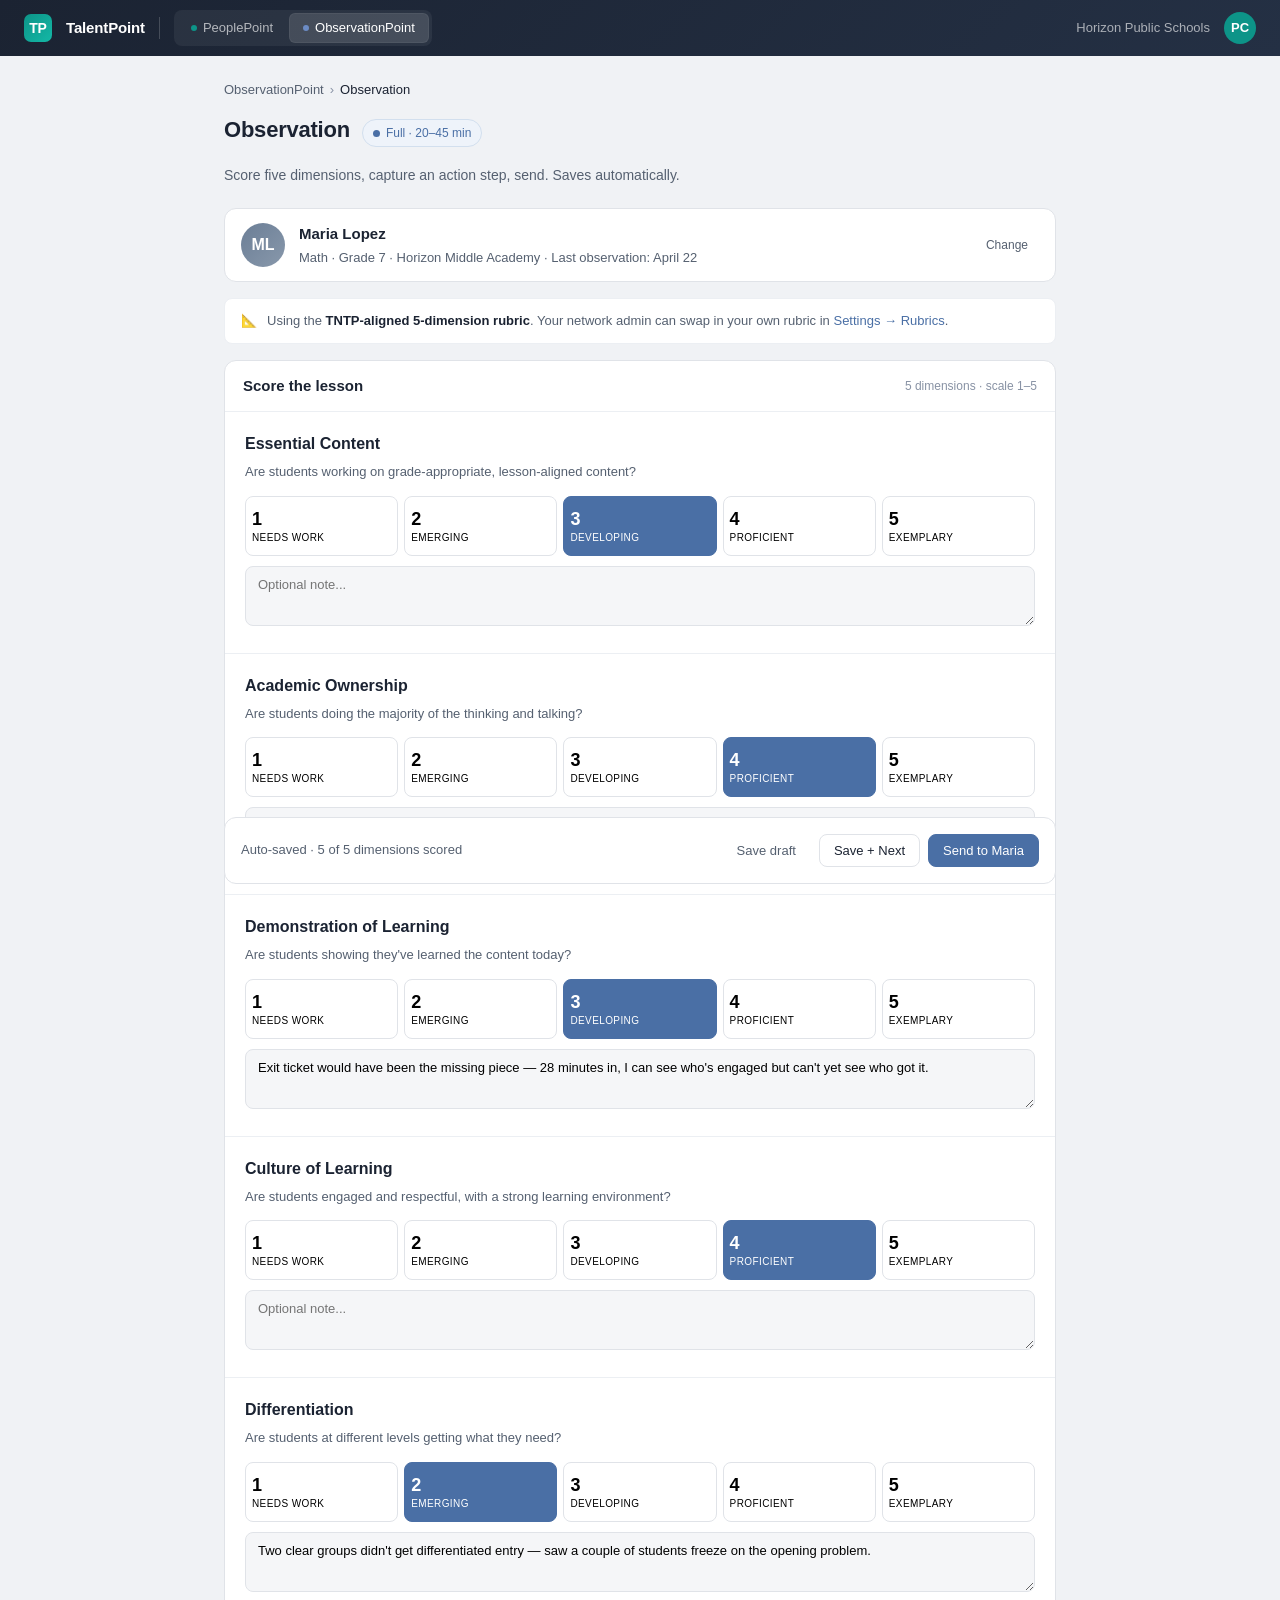
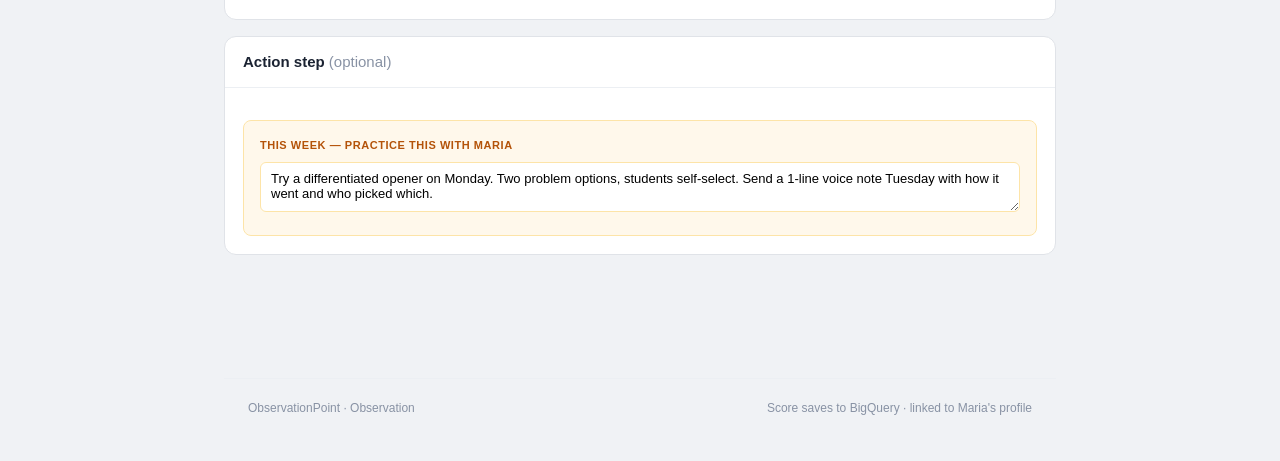
<file: mocks/observationpoint/observe.html>
<!DOCTYPE html>
<html lang="en">
<head>
<meta charset="UTF-8">
<meta name="viewport" content="width=device-width, initial-scale=1.0">
<title>Observe — ObservationPoint</title>
<link rel="stylesheet" href="../shared/suite.css">
<style>
  :root { --op-accent: #4a6fa5; --op-accent-light: #eef3fa; }
  .op-page { max-width: 880px; margin: 0 auto; padding: 24px; }
  .crumbs { display: flex; gap: 6px; align-items: center; font-size: 13px; color: var(--text-muted); margin-bottom: 16px; }
  .crumbs a { color: var(--text-secondary); text-decoration: none; }

  .form-head { margin-bottom: 22px; display: flex; align-items: baseline; gap: 12px; flex-wrap: wrap; }
  .form-head h1 { letter-spacing: -0.01em; }
  .form-meta { color: var(--text-secondary); font-size: 14px; margin-top: 6px; width: 100%; }

  .mode-pill {
    display: inline-flex;
    align-items: center;
    gap: 6px;
    padding: 4px 10px;
    font-size: 12px;
    font-weight: 500;
    border-radius: 14px;
    background: var(--op-accent-light);
    color: var(--op-accent);
    border: 1px solid #d2dfee;
  }
  .mode-pill .dot {
    width: 7px;
    height: 7px;
    border-radius: 50%;
    background: var(--op-accent);
  }

  /* Person picker */
  .picker {
    display: flex;
    align-items: center;
    gap: 14px;
    padding: 14px 16px;
    background: var(--surface);
    border: 1px solid var(--border);
    border-radius: var(--radius-lg);
    margin-bottom: 16px;
  }
  .picker .avatar { width: 44px; height: 44px; font-size: 16px; }
  .picker-name { font-weight: 600; font-size: 15px; }
  .picker-meta { font-size: 13px; color: var(--text-secondary); margin-top: 2px; }

  /* Rubric note */
  .rubric-note {
    padding: 12px 16px;
    background: var(--surface);
    border: 1px solid var(--border-light);
    border-radius: var(--radius);
    margin-bottom: 16px;
    font-size: 13px;
    color: var(--text-secondary);
    display: flex;
    align-items: center;
    gap: 10px;
  }
  .rubric-note a { color: var(--op-accent); text-decoration: none; }

  .surface {
    background: var(--surface);
    border: 1px solid var(--border);
    border-radius: var(--radius-lg);
    overflow: hidden;
    margin-bottom: 16px;
  }
  .surface-head {
    padding: 14px 18px;
    border-bottom: 1px solid var(--border-light);
    display: flex;
    align-items: center;
    justify-content: space-between;
  }
  .surface-title { font-weight: 600; font-size: 15px; }

  /* Rubric dimension */
  .dim {
    padding: 20px;
    border-bottom: 1px solid var(--border-light);
  }
  .dim:last-child { border-bottom: none; }
  .dim-name {
    font-size: 16px;
    font-weight: 600;
    margin-bottom: 6px;
  }
  .dim-q {
    font-size: 13px;
    color: var(--text-secondary);
    margin-bottom: 14px;
    line-height: 1.5;
  }
  .dim.optional .dim-name::after {
    content: 'OPTIONAL';
    font-size: 10px;
    font-weight: 500;
    color: var(--text-muted);
    margin-left: 8px;
    letter-spacing: 0.06em;
    padding: 2px 7px;
    background: var(--surface-alt);
    border-radius: 10px;
    vertical-align: middle;
  }

  .scale-row {
    display: grid;
    grid-template-columns: repeat(5, 1fr);
    gap: 6px;
    margin-bottom: 10px;
  }
  .scale-btn {
    padding: 12px 6px;
    border: 1.5px solid var(--border);
    border-radius: 8px;
    background: var(--surface);
    cursor: pointer;
    text-align: center;
    transition: all var(--transition);
    display: flex;
    flex-direction: column;
    gap: 2px;
    font-family: inherit;
  }
  .scale-btn:hover { border-color: var(--op-accent); background: var(--op-accent-light); }
  .scale-btn.selected {
    border-color: var(--op-accent);
    background: var(--op-accent);
    color: white;
  }
  .scale-num { font-size: 18px; font-weight: 600; letter-spacing: -0.01em; }
  .scale-label { font-size: 10px; text-transform: uppercase; letter-spacing: 0.04em; }

  .dim-note {
    width: 100%;
    padding: 10px 12px;
    border: 1px solid var(--border);
    border-radius: var(--radius);
    font-family: inherit;
    font-size: 13px;
    background: var(--surface-alt);
    resize: vertical;
    min-height: 60px;
  }
  .dim-note:focus { outline: none; border-color: var(--op-accent); background: white; }

  /* Action step */
  .action-step {
    padding: 16px;
    background: #fff8eb;
    border: 1px solid #fde4a8;
    border-radius: var(--radius);
    margin-top: 14px;
  }
  .action-step-label {
    font-size: 11px;
    font-weight: 600;
    color: #b45309;
    text-transform: uppercase;
    letter-spacing: 0.05em;
    margin-bottom: 8px;
  }
  .action-step textarea {
    width: 100%;
    border: 1px solid #fde4a8;
    border-radius: var(--radius-sm);
    padding: 8px 10px;
    background: white;
    font-family: inherit;
    font-size: 13px;
    min-height: 50px;
    resize: vertical;
  }
  .action-step textarea:focus { outline: none; border-color: #b45309; }

  .footer-actions {
    display: flex;
    justify-content: space-between;
    align-items: center;
    padding: 16px;
    background: var(--surface);
    border: 1px solid var(--border);
    border-radius: var(--radius-lg);
    position: sticky;
    bottom: 16px;
  }
</style>
</head>
<body>

<header class="suite-topbar">
  <div class="suite-brand">
    <div class="suite-brand-logo">TP</div>
    <div class="suite-brand-name">TalentPoint</div>
    <div class="suite-brand-divider"></div>
    <div class="suite-app-switcher">
      <a class="suite-app-tab pp" href="../peoplepoint/home.html"><span class="dot"></span>PeoplePoint</a>
      <a class="suite-app-tab op active"><span class="dot"></span>ObservationPoint</a>
    </div>
  </div>
  <div class="suite-topbar-right">
    <div class="suite-network-name">Horizon Public Schools</div>
    <div class="suite-user-avatar">PC</div>
  </div>
</header>

<div class="op-page">
  <div class="crumbs">
    <a href="home.html">ObservationPoint</a> <span>›</span>
    <span style="color: var(--text);">Observation</span>
  </div>

  <div class="form-head">
    <h1 class="t-h1">Observation</h1>
    <span class="mode-pill"><span class="dot"></span>Full · 20–45 min</span>
    <div class="form-meta">Score five dimensions, capture an action step, send. Saves automatically.</div>
  </div>

  <!-- Person picker -->
  <div class="picker">
    <div class="avatar">ML</div>
    <div style="flex: 1;">
      <div class="picker-name">Maria Lopez</div>
      <div class="picker-meta">Math · Grade 7 · Horizon Middle Academy · Last observation: April 22</div>
    </div>
    <button class="btn btn-ghost btn-sm">Change</button>
  </div>

  <!-- Rubric context -->
  <div class="rubric-note">
    <span>📐</span>
    <span style="flex: 1;">Using the <strong style="color: var(--text);">TNTP-aligned 5-dimension rubric</strong>. Your network admin can swap in your own rubric in <a href="#">Settings → Rubrics</a>.</span>
  </div>

  <!-- Rubric -->
  <div class="surface">
    <div class="surface-head">
      <span class="surface-title">Score the lesson</span>
      <span class="t-tiny">5 dimensions · scale 1–5</span>
    </div>

    <div class="dim">
      <div class="dim-name">Essential Content</div>
      <div class="dim-q">Are students working on grade-appropriate, lesson-aligned content?</div>
      <div class="scale-row">
        <button class="scale-btn"><span class="scale-num">1</span><span class="scale-label">Needs work</span></button>
        <button class="scale-btn"><span class="scale-num">2</span><span class="scale-label">Emerging</span></button>
        <button class="scale-btn selected"><span class="scale-num">3</span><span class="scale-label">Developing</span></button>
        <button class="scale-btn"><span class="scale-num">4</span><span class="scale-label">Proficient</span></button>
        <button class="scale-btn"><span class="scale-num">5</span><span class="scale-label">Exemplary</span></button>
      </div>
      <textarea class="dim-note" placeholder="Optional note..."></textarea>
    </div>

    <div class="dim">
      <div class="dim-name">Academic Ownership</div>
      <div class="dim-q">Are students doing the majority of the thinking and talking?</div>
      <div class="scale-row">
        <button class="scale-btn"><span class="scale-num">1</span><span class="scale-label">Needs work</span></button>
        <button class="scale-btn"><span class="scale-num">2</span><span class="scale-label">Emerging</span></button>
        <button class="scale-btn"><span class="scale-num">3</span><span class="scale-label">Developing</span></button>
        <button class="scale-btn selected"><span class="scale-num">4</span><span class="scale-label">Proficient</span></button>
        <button class="scale-btn"><span class="scale-num">5</span><span class="scale-label">Exemplary</span></button>
      </div>
      <textarea class="dim-note" placeholder="Optional note...">Strong student talk in the partner check. About 60% of voices in the room were students by the second 10 minutes.</textarea>
    </div>

    <div class="dim">
      <div class="dim-name">Demonstration of Learning</div>
      <div class="dim-q">Are students showing they've learned the content today?</div>
      <div class="scale-row">
        <button class="scale-btn"><span class="scale-num">1</span><span class="scale-label">Needs work</span></button>
        <button class="scale-btn"><span class="scale-num">2</span><span class="scale-label">Emerging</span></button>
        <button class="scale-btn selected"><span class="scale-num">3</span><span class="scale-label">Developing</span></button>
        <button class="scale-btn"><span class="scale-num">4</span><span class="scale-label">Proficient</span></button>
        <button class="scale-btn"><span class="scale-num">5</span><span class="scale-label">Exemplary</span></button>
      </div>
      <textarea class="dim-note" placeholder="Optional note...">Exit ticket would have been the missing piece — 28 minutes in, I can see who's engaged but can't yet see who got it.</textarea>
    </div>

    <div class="dim">
      <div class="dim-name">Culture of Learning</div>
      <div class="dim-q">Are students engaged and respectful, with a strong learning environment?</div>
      <div class="scale-row">
        <button class="scale-btn"><span class="scale-num">1</span><span class="scale-label">Needs work</span></button>
        <button class="scale-btn"><span class="scale-num">2</span><span class="scale-label">Emerging</span></button>
        <button class="scale-btn"><span class="scale-num">3</span><span class="scale-label">Developing</span></button>
        <button class="scale-btn selected"><span class="scale-num">4</span><span class="scale-label">Proficient</span></button>
        <button class="scale-btn"><span class="scale-num">5</span><span class="scale-label">Exemplary</span></button>
      </div>
      <textarea class="dim-note" placeholder="Optional note..."></textarea>
    </div>

    <div class="dim">
      <div class="dim-name">Differentiation</div>
      <div class="dim-q">Are students at different levels getting what they need?</div>
      <div class="scale-row">
        <button class="scale-btn"><span class="scale-num">1</span><span class="scale-label">Needs work</span></button>
        <button class="scale-btn selected"><span class="scale-num">2</span><span class="scale-label">Emerging</span></button>
        <button class="scale-btn"><span class="scale-num">3</span><span class="scale-label">Developing</span></button>
        <button class="scale-btn"><span class="scale-num">4</span><span class="scale-label">Proficient</span></button>
        <button class="scale-btn"><span class="scale-num">5</span><span class="scale-label">Exemplary</span></button>
      </div>
      <textarea class="dim-note" placeholder="Optional note...">Two clear groups didn't get differentiated entry — saw a couple of students freeze on the opening problem.</textarea>
    </div>
  </div>

  <!-- Action step -->
  <div class="surface">
    <div class="surface-head">
      <span class="surface-title">Action step <span style="color: var(--text-muted); font-weight: 400;">(optional)</span></span>
    </div>
    <div style="padding: 18px;">
      <div class="action-step">
        <div class="action-step-label">This week — practice this with Maria</div>
        <textarea placeholder="One concrete, doable practice for this week...">Try a differentiated opener on Monday. Two problem options, students self-select. Send a 1-line voice note Tuesday with how it went and who picked which.</textarea>
      </div>
    </div>
  </div>

  <!-- Footer -->
  <div class="footer-actions">
    <div style="font-size: 13px; color: var(--text-secondary);">Auto-saved · 5 of 5 dimensions scored</div>
    <div style="display: flex; gap: 8px;">
      <button class="btn btn-ghost">Save draft</button>
      <button class="btn btn-secondary">Save + Next</button>
      <button class="btn btn-primary" style="background: var(--op-accent); border-color: var(--op-accent);">Send to Maria</button>
    </div>
  </div>

  <div class="suite-footer">
    <span>ObservationPoint · Observation</span>
    <span>Score saves to BigQuery · linked to Maria's profile</span>
  </div>
</div>

</body>
</html>
</file>
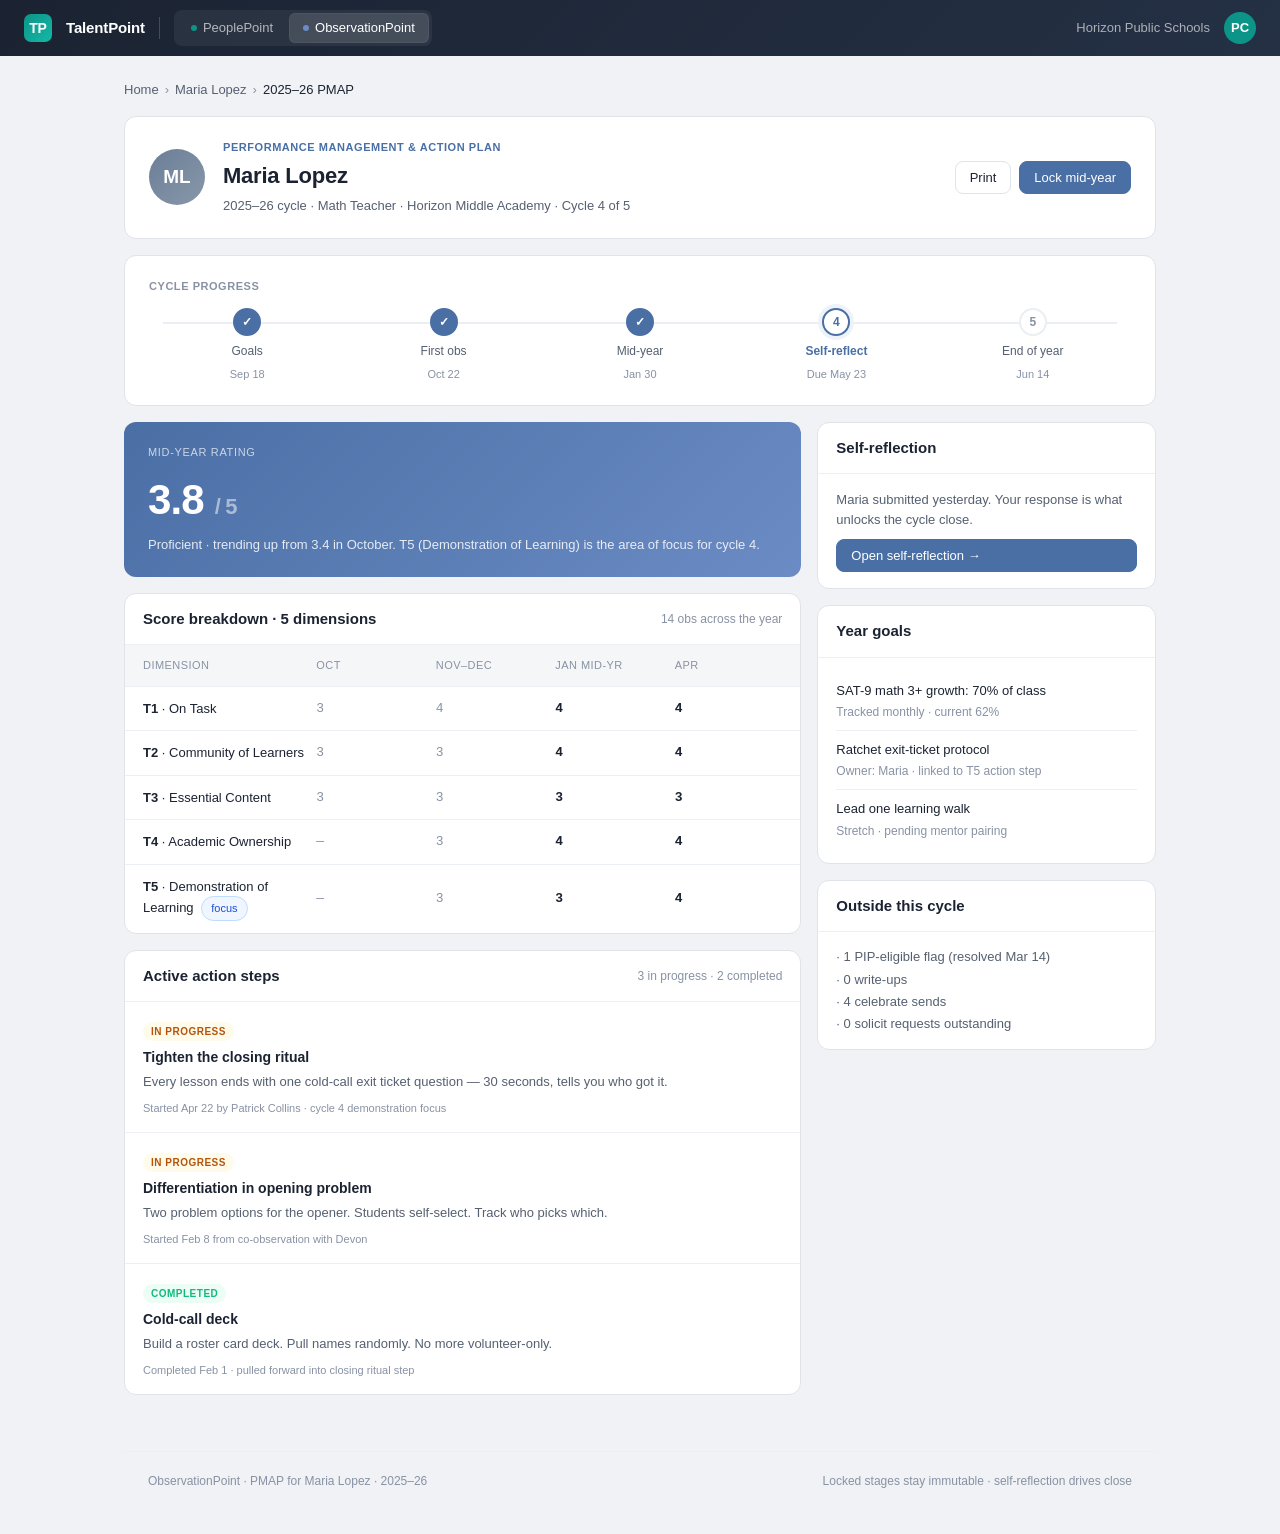
<file: mocks/observationpoint/pmap.html>
<!DOCTYPE html>
<html lang="en">
<head>
<meta charset="UTF-8">
<meta name="viewport" content="width=device-width, initial-scale=1.0">
<title>PMAP — Maria Lopez · ObservationPoint</title>
<link rel="stylesheet" href="../shared/suite.css">
<style>
  :root { --op-accent: #4a6fa5; --op-accent-light: #eef3fa; }
  .op-page { max-width: 1080px; margin: 0 auto; padding: 24px; }
  .crumbs { display: flex; gap: 6px; align-items: center; font-size: 13px; color: var(--text-muted); margin-bottom: 16px; }
  .crumbs a { color: var(--text-secondary); text-decoration: none; }

  /* Header */
  .pmap-head {
    background: var(--surface);
    border: 1px solid var(--border);
    border-radius: var(--radius-lg);
    padding: 22px 24px;
    margin-bottom: 16px;
    display: grid;
    grid-template-columns: auto 1fr auto;
    gap: 18px;
    align-items: center;
  }
  .pmap-head .avatar { width: 56px; height: 56px; font-size: 19px; }
  .pmap-title { font-size: 11px; font-weight: 600; color: var(--op-accent); text-transform: uppercase; letter-spacing: 0.05em; margin-bottom: 4px; }
  .pmap-name { font-size: 22px; font-weight: 600; letter-spacing: -0.01em; }
  .pmap-meta { font-size: 13px; color: var(--text-secondary); margin-top: 4px; }

  /* Cycle progress */
  .stages {
    background: var(--surface);
    border: 1px solid var(--border);
    border-radius: var(--radius-lg);
    padding: 22px 24px;
    margin-bottom: 16px;
  }
  .stages-title { font-size: 11px; font-weight: 600; color: var(--text-muted); text-transform: uppercase; letter-spacing: 0.05em; margin-bottom: 14px; }
  .stages-rail {
    display: grid;
    grid-template-columns: repeat(5, 1fr);
    gap: 0;
    position: relative;
  }
  .stages-rail::before {
    content: '';
    position: absolute;
    top: 14px;
    left: 14px;
    right: 14px;
    height: 2px;
    background: var(--surface-sunk);
    z-index: 0;
  }
  .stage {
    position: relative;
    z-index: 1;
    text-align: center;
    display: flex;
    flex-direction: column;
    align-items: center;
    gap: 6px;
  }
  .stage-dot {
    width: 28px;
    height: 28px;
    border-radius: 50%;
    background: var(--surface);
    border: 2px solid var(--surface-sunk);
    display: flex;
    align-items: center;
    justify-content: center;
    font-size: 12px;
    font-weight: 600;
    color: var(--text-muted);
  }
  .stage.done .stage-dot { background: var(--op-accent); border-color: var(--op-accent); color: white; }
  .stage.now .stage-dot { background: white; border-color: var(--op-accent); color: var(--op-accent); box-shadow: 0 0 0 4px var(--op-accent-light); }
  .stage-name { font-size: 12px; color: var(--text-secondary); font-weight: 500; }
  .stage.now .stage-name { color: var(--op-accent); font-weight: 600; }
  .stage-when { font-size: 11px; color: var(--text-muted); }

  /* Layout */
  .layout {
    display: grid;
    grid-template-columns: 2fr 1fr;
    gap: 16px;
  }
  @media (max-width: 1000px) { .layout { grid-template-columns: 1fr; } }

  .surface {
    background: var(--surface);
    border: 1px solid var(--border);
    border-radius: var(--radius-lg);
    overflow: hidden;
    margin-bottom: 16px;
  }
  .surface-head {
    padding: 14px 18px;
    border-bottom: 1px solid var(--border-light);
    display: flex;
    align-items: center;
    justify-content: space-between;
  }
  .surface-title { font-weight: 600; font-size: 15px; }

  /* Score row */
  .scores {
    display: grid;
    grid-template-columns: 1.5fr 1fr 1fr 1fr 1fr;
    align-items: center;
    padding: 12px 18px;
    border-bottom: 1px solid var(--border-light);
    font-size: 13px;
    gap: 12px;
  }
  .scores:last-of-type { border-bottom: none; }
  .scores.head {
    font-size: 11px;
    text-transform: uppercase;
    letter-spacing: 0.04em;
    color: var(--text-muted);
    background: var(--surface-alt);
    font-weight: 500;
  }
  .score-num {
    font-family: ui-monospace, monospace;
    font-weight: 600;
    color: var(--text);
  }
  .score-num.muted { color: var(--text-muted); font-weight: 400; }

  /* Final rating */
  .final-rating {
    background: linear-gradient(135deg, var(--op-accent) 0%, #6b8bc4 100%);
    color: white;
    border-radius: var(--radius-lg);
    padding: 22px 24px;
    margin-bottom: 16px;
  }
  .fr-label { font-size: 11px; text-transform: uppercase; letter-spacing: 0.06em; color: rgba(255,255,255,0.7); margin-bottom: 8px; }
  .fr-num { font-size: 42px; font-weight: 600; letter-spacing: -0.02em; }
  .fr-desc { font-size: 13px; color: rgba(255,255,255,0.85); margin-top: 4px; }

  /* Action steps cards */
  .as-card {
    padding: 16px 18px;
    border-bottom: 1px solid var(--border-light);
  }
  .as-card:last-child { border-bottom: none; }
  .as-status {
    display: inline-block;
    font-size: 10px;
    font-weight: 600;
    color: var(--green);
    letter-spacing: 0.05em;
    text-transform: uppercase;
    background: var(--green-bg);
    padding: 2px 8px;
    border-radius: 10px;
    margin-bottom: 6px;
  }
  .as-status.pending { color: #b45309; background: var(--amber-bg); }
  .as-title { font-size: 14px; font-weight: 600; margin-bottom: 4px; }
  .as-desc { font-size: 13px; color: var(--text-secondary); line-height: 1.5; }
  .as-meta { font-size: 11px; color: var(--text-muted); margin-top: 8px; }
</style>
</head>
<body>

<header class="suite-topbar">
  <div class="suite-brand">
    <div class="suite-brand-logo">TP</div>
    <div class="suite-brand-name">TalentPoint</div>
    <div class="suite-brand-divider"></div>
    <div class="suite-app-switcher">
      <a class="suite-app-tab pp" href="../peoplepoint/home.html"><span class="dot"></span>PeoplePoint</a>
      <a class="suite-app-tab op active"><span class="dot"></span>ObservationPoint</a>
    </div>
  </div>
  <div class="suite-topbar-right">
    <div class="suite-network-name">Horizon Public Schools</div>
    <div class="suite-user-avatar">PC</div>
  </div>
</header>

<div class="op-page">
  <div class="crumbs">
    <a href="home.html">Home</a> <span>›</span>
    <a href="staff-profile.html">Maria Lopez</a> <span>›</span>
    <span style="color: var(--text);">2025–26 PMAP</span>
  </div>

  <div class="pmap-head">
    <div class="avatar">ML</div>
    <div>
      <div class="pmap-title">Performance Management & Action Plan</div>
      <div class="pmap-name">Maria Lopez</div>
      <div class="pmap-meta">2025–26 cycle · Math Teacher · Horizon Middle Academy · Cycle 4 of 5</div>
    </div>
    <div style="display: flex; gap: 8px;">
      <button class="btn btn-secondary">Print</button>
      <button class="btn btn-primary" style="background: var(--op-accent); border-color: var(--op-accent);">Lock mid-year</button>
    </div>
  </div>

  <!-- Stages -->
  <div class="stages">
    <div class="stages-title">Cycle progress</div>
    <div class="stages-rail">
      <div class="stage done">
        <div class="stage-dot">✓</div>
        <div class="stage-name">Goals</div>
        <div class="stage-when">Sep 18</div>
      </div>
      <div class="stage done">
        <div class="stage-dot">✓</div>
        <div class="stage-name">First obs</div>
        <div class="stage-when">Oct 22</div>
      </div>
      <div class="stage done">
        <div class="stage-dot">✓</div>
        <div class="stage-name">Mid-year</div>
        <div class="stage-when">Jan 30</div>
      </div>
      <div class="stage now">
        <div class="stage-dot">4</div>
        <div class="stage-name">Self-reflect</div>
        <div class="stage-when">Due May 23</div>
      </div>
      <div class="stage">
        <div class="stage-dot">5</div>
        <div class="stage-name">End of year</div>
        <div class="stage-when">Jun 14</div>
      </div>
    </div>
  </div>

  <div class="layout">
    <div>
      <!-- Final rating -->
      <div class="final-rating">
        <div class="fr-label">Mid-year rating</div>
        <div class="fr-num">3.8 <span style="font-size: 22px; opacity: 0.5;">/ 5</span></div>
        <div class="fr-desc">Proficient · trending up from 3.4 in October. T5 (Demonstration of Learning) is the area of focus for cycle 4.</div>
      </div>

      <!-- Score breakdown -->
      <div class="surface">
        <div class="surface-head">
          <span class="surface-title">Score breakdown · 5 dimensions</span>
          <span class="t-tiny">14 obs across the year</span>
        </div>
        <div class="scores head">
          <div>Dimension</div>
          <div>Oct</div>
          <div>Nov–Dec</div>
          <div>Jan mid-yr</div>
          <div>Apr</div>
        </div>
        <div class="scores">
          <div><strong>T1</strong> · On Task</div>
          <div class="score-num muted">3</div>
          <div class="score-num muted">4</div>
          <div class="score-num">4</div>
          <div class="score-num">4</div>
        </div>
        <div class="scores">
          <div><strong>T2</strong> · Community of Learners</div>
          <div class="score-num muted">3</div>
          <div class="score-num muted">3</div>
          <div class="score-num">4</div>
          <div class="score-num">4</div>
        </div>
        <div class="scores">
          <div><strong>T3</strong> · Essential Content</div>
          <div class="score-num muted">3</div>
          <div class="score-num muted">3</div>
          <div class="score-num">3</div>
          <div class="score-num">3</div>
        </div>
        <div class="scores">
          <div><strong>T4</strong> · Academic Ownership</div>
          <div class="score-num muted">—</div>
          <div class="score-num muted">3</div>
          <div class="score-num">4</div>
          <div class="score-num">4</div>
        </div>
        <div class="scores">
          <div><strong>T5</strong> · Demonstration of Learning <span class="pill pill-blue" style="margin-left: 4px;">focus</span></div>
          <div class="score-num muted">—</div>
          <div class="score-num muted">3</div>
          <div class="score-num">3</div>
          <div class="score-num">4</div>
        </div>
      </div>

      <!-- Action steps -->
      <div class="surface">
        <div class="surface-head">
          <span class="surface-title">Active action steps</span>
          <span class="t-tiny">3 in progress · 2 completed</span>
        </div>
        <div>
          <div class="as-card">
            <div class="as-status pending">In progress</div>
            <div class="as-title">Tighten the closing ritual</div>
            <div class="as-desc">Every lesson ends with one cold-call exit ticket question — 30 seconds, tells you who got it.</div>
            <div class="as-meta">Started Apr 22 by Patrick Collins · cycle 4 demonstration focus</div>
          </div>
          <div class="as-card">
            <div class="as-status pending">In progress</div>
            <div class="as-title">Differentiation in opening problem</div>
            <div class="as-desc">Two problem options for the opener. Students self-select. Track who picks which.</div>
            <div class="as-meta">Started Feb 8 from co-observation with Devon</div>
          </div>
          <div class="as-card">
            <div class="as-status">Completed</div>
            <div class="as-title">Cold-call deck</div>
            <div class="as-desc">Build a roster card deck. Pull names randomly. No more volunteer-only.</div>
            <div class="as-meta">Completed Feb 1 · pulled forward into closing ritual step</div>
          </div>
        </div>
      </div>
    </div>

    <!-- Side -->
    <div>
      <div class="surface">
        <div class="surface-head"><span class="surface-title">Self-reflection</span></div>
        <div style="padding: 16px 18px;">
          <div class="t-small" style="color: var(--text-secondary); margin-bottom: 10px;">Maria submitted yesterday. Your response is what unlocks the cycle close.</div>
          <button class="btn btn-primary" style="background: var(--op-accent); border-color: var(--op-accent); width: 100%;">Open self-reflection →</button>
        </div>
      </div>

      <div class="surface">
        <div class="surface-head"><span class="surface-title">Year goals</span></div>
        <div style="padding: 14px 18px; font-size: 13px; line-height: 1.7; color: var(--text-secondary);">
          <div style="padding: 8px 0; border-bottom: 1px solid var(--border-light);">
            <div style="color: var(--text); font-weight: 500;">SAT-9 math 3+ growth: 70% of class</div>
            <div class="t-tiny">Tracked monthly · current 62%</div>
          </div>
          <div style="padding: 8px 0; border-bottom: 1px solid var(--border-light);">
            <div style="color: var(--text); font-weight: 500;">Ratchet exit-ticket protocol</div>
            <div class="t-tiny">Owner: Maria · linked to T5 action step</div>
          </div>
          <div style="padding: 8px 0;">
            <div style="color: var(--text); font-weight: 500;">Lead one learning walk</div>
            <div class="t-tiny">Stretch · pending mentor pairing</div>
          </div>
        </div>
      </div>

      <div class="surface">
        <div class="surface-head"><span class="surface-title">Outside this cycle</span></div>
        <div style="padding: 14px 18px; font-size: 13px; line-height: 1.7; color: var(--text-secondary);">
          <div>· 1 PIP-eligible flag (resolved Mar 14)</div>
          <div>· 0 write-ups</div>
          <div>· 4 celebrate sends</div>
          <div>· 0 solicit requests outstanding</div>
        </div>
      </div>
    </div>
  </div>

  <div class="suite-footer">
    <span>ObservationPoint · PMAP for Maria Lopez · 2025–26</span>
    <span>Locked stages stay immutable · self-reflection drives close</span>
  </div>
</div>

</body>
</html>
</file>
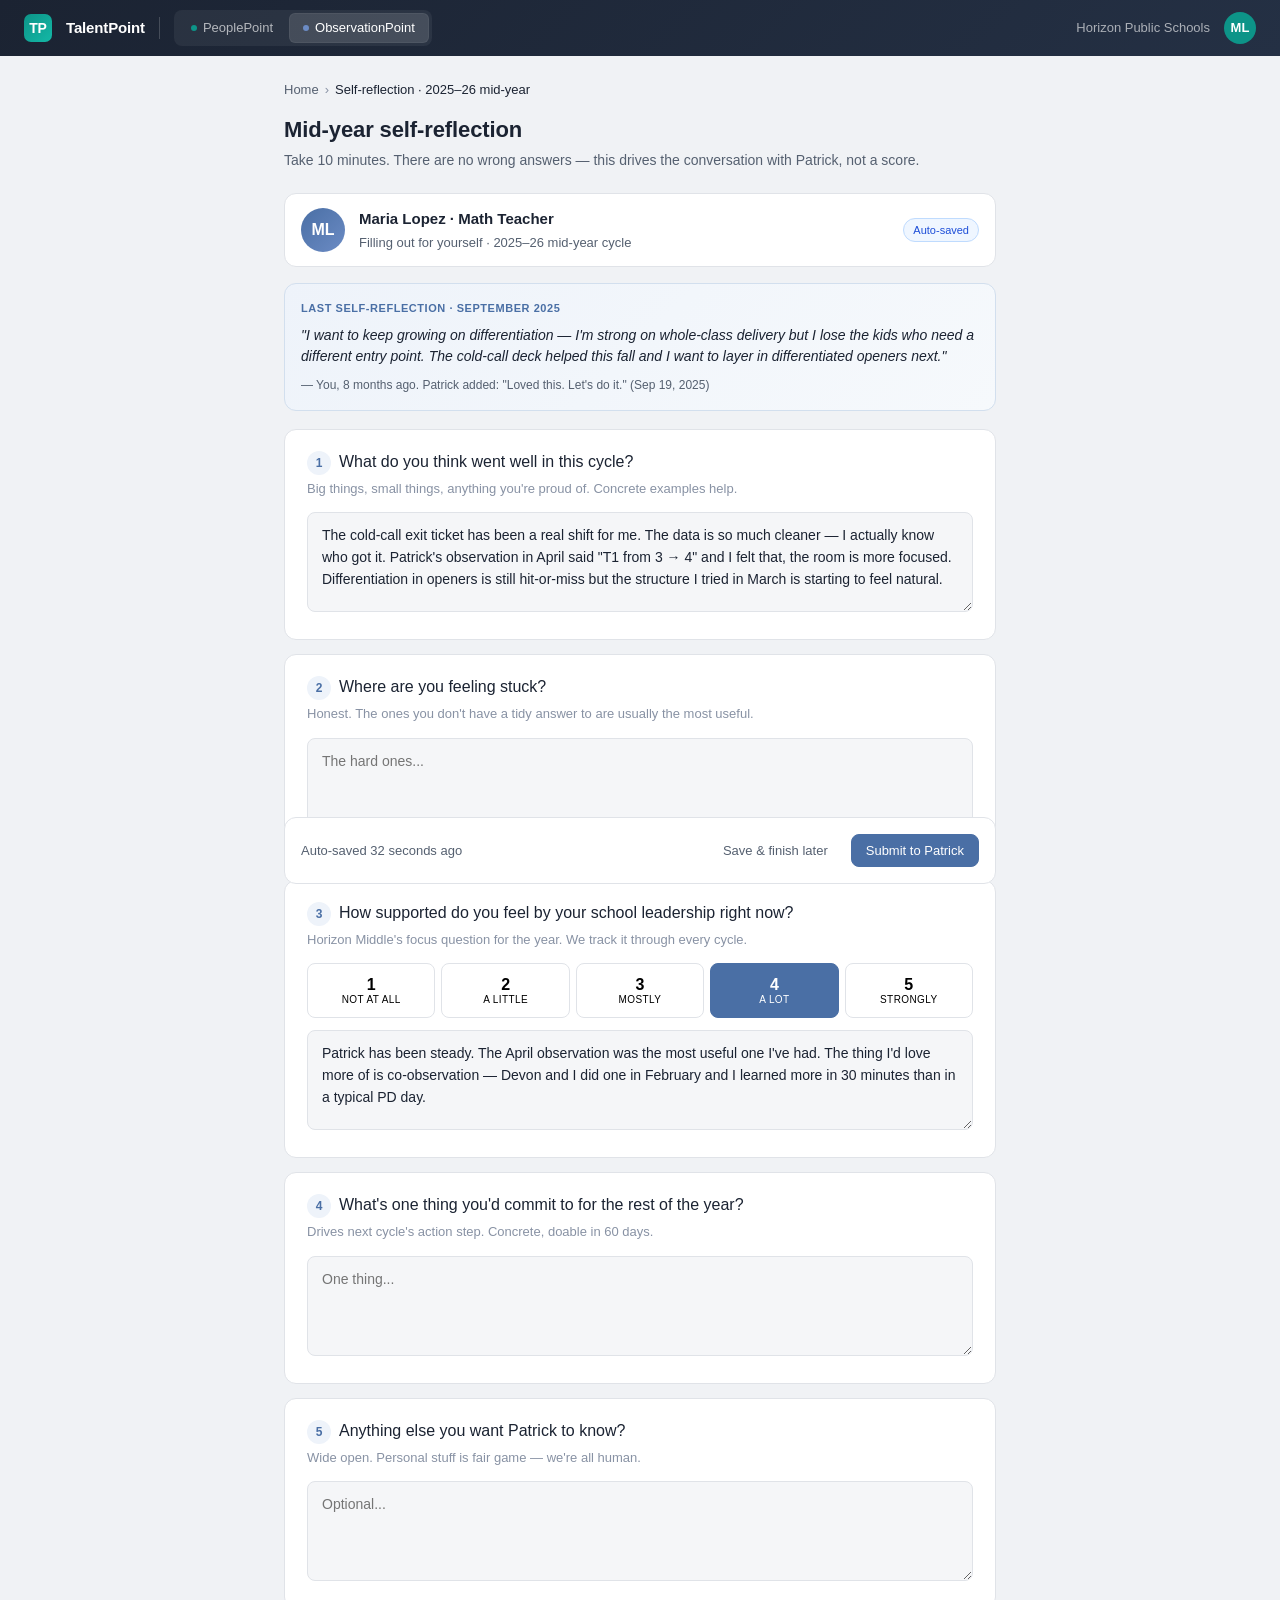
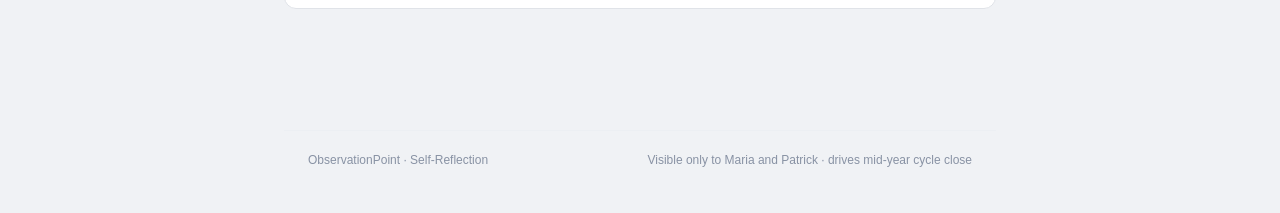
<file: mocks/observationpoint/self-reflection.html>
<!DOCTYPE html>
<html lang="en">
<head>
<meta charset="UTF-8">
<meta name="viewport" content="width=device-width, initial-scale=1.0">
<title>Self-Reflection — ObservationPoint</title>
<link rel="stylesheet" href="../shared/suite.css">
<style>
  :root { --op-accent: #4a6fa5; --op-accent-light: #eef3fa; }
  .op-page { max-width: 760px; margin: 0 auto; padding: 24px; }
  .crumbs { display: flex; gap: 6px; align-items: center; font-size: 13px; color: var(--text-muted); margin-bottom: 16px; }
  .crumbs a { color: var(--text-secondary); text-decoration: none; }
  .form-head { margin-bottom: 22px; }
  .form-meta { color: var(--text-secondary); font-size: 14px; margin-top: 6px; }

  .who {
    display: flex;
    align-items: center;
    gap: 14px;
    padding: 14px 16px;
    background: var(--surface);
    border: 1px solid var(--border);
    border-radius: var(--radius-lg);
    margin-bottom: 16px;
  }
  .who .avatar { width: 44px; height: 44px; font-size: 16px; background: linear-gradient(135deg, var(--op-accent) 0%, #6b8bc4 100%); }
  .who-name { font-weight: 600; font-size: 15px; }
  .who-meta { font-size: 13px; color: var(--text-secondary); margin-top: 2px; }

  /* Quote card with last cycle's notes */
  .last-cycle {
    padding: 16px;
    background: linear-gradient(135deg, var(--op-accent-light) 0%, #f6f9fc 100%);
    border: 1px solid #d2dfee;
    border-radius: var(--radius-lg);
    margin-bottom: 18px;
  }
  .last-cycle-label {
    font-size: 11px;
    font-weight: 600;
    color: var(--op-accent);
    text-transform: uppercase;
    letter-spacing: 0.05em;
    margin-bottom: 8px;
  }
  .last-cycle-quote {
    font-size: 14px;
    line-height: 1.55;
    color: var(--text);
    font-style: italic;
  }
  .last-cycle-attr {
    font-size: 12px;
    color: var(--text-secondary);
    margin-top: 8px;
  }

  /* Question block */
  .q {
    background: var(--surface);
    border: 1px solid var(--border);
    border-radius: var(--radius-lg);
    padding: 20px 22px;
    margin-bottom: 14px;
  }
  .q-num {
    display: inline-flex;
    align-items: center;
    justify-content: center;
    width: 24px;
    height: 24px;
    border-radius: 50%;
    background: var(--op-accent-light);
    color: var(--op-accent);
    font-size: 12px;
    font-weight: 600;
    margin-right: 8px;
  }
  .q-prompt {
    font-size: 16px;
    font-weight: 500;
    color: var(--text);
    line-height: 1.5;
    margin-bottom: 4px;
  }
  .q-help {
    font-size: 13px;
    color: var(--text-muted);
    margin-bottom: 14px;
  }
  .q textarea {
    width: 100%;
    border: 1px solid var(--border);
    border-radius: var(--radius);
    padding: 12px 14px;
    font-family: inherit;
    font-size: 14px;
    line-height: 1.55;
    resize: vertical;
    min-height: 100px;
    background: var(--surface-alt);
    color: var(--text);
  }
  .q textarea:focus {
    outline: none;
    border-color: var(--op-accent);
    background: white;
    box-shadow: 0 0 0 3px var(--op-accent-light);
  }

  /* Likert */
  .likert {
    display: grid;
    grid-template-columns: repeat(5, 1fr);
    gap: 6px;
    margin-bottom: 12px;
  }
  .likert-btn {
    padding: 12px 6px;
    border: 1.5px solid var(--border);
    border-radius: 8px;
    background: var(--surface);
    cursor: pointer;
    text-align: center;
    transition: all var(--transition);
  }
  .likert-btn:hover { border-color: var(--op-accent); background: var(--op-accent-light); }
  .likert-btn.selected { border-color: var(--op-accent); background: var(--op-accent); color: white; }
  .likert-num { font-size: 16px; font-weight: 600; }
  .likert-label { font-size: 10px; text-transform: uppercase; letter-spacing: 0.04em; }

  /* Footer */
  .ftr {
    display: flex;
    justify-content: space-between;
    align-items: center;
    padding: 16px;
    background: var(--surface);
    border: 1px solid var(--border);
    border-radius: var(--radius-lg);
    position: sticky;
    bottom: 16px;
  }
</style>
</head>
<body>

<header class="suite-topbar">
  <div class="suite-brand">
    <div class="suite-brand-logo">TP</div>
    <div class="suite-brand-name">TalentPoint</div>
    <div class="suite-brand-divider"></div>
    <div class="suite-app-switcher">
      <a class="suite-app-tab pp" href="../peoplepoint/home.html"><span class="dot"></span>PeoplePoint</a>
      <a class="suite-app-tab op active"><span class="dot"></span>ObservationPoint</a>
    </div>
  </div>
  <div class="suite-topbar-right">
    <div class="suite-network-name">Horizon Public Schools</div>
    <div class="suite-user-avatar">ML</div>
  </div>
</header>

<div class="op-page">
  <div class="crumbs">
    <a href="home.html">Home</a> <span>›</span>
    <span style="color: var(--text);">Self-reflection · 2025–26 mid-year</span>
  </div>

  <div class="form-head">
    <h1 class="t-h1">Mid-year self-reflection</h1>
    <div class="form-meta">Take 10 minutes. There are no wrong answers — this drives the conversation with Patrick, not a score.</div>
  </div>

  <!-- Who -->
  <div class="who">
    <div class="avatar">ML</div>
    <div style="flex: 1;">
      <div class="who-name">Maria Lopez · Math Teacher</div>
      <div class="who-meta">Filling out for yourself · 2025–26 mid-year cycle</div>
    </div>
    <span class="pill pill-blue">Auto-saved</span>
  </div>

  <!-- Last cycle context -->
  <div class="last-cycle">
    <div class="last-cycle-label">Last self-reflection · September 2025</div>
    <div class="last-cycle-quote">
      "I want to keep growing on differentiation — I'm strong on whole-class delivery but I lose the kids who need a different entry point. The cold-call deck helped this fall and I want to layer in differentiated openers next."
    </div>
    <div class="last-cycle-attr">— You, 8 months ago. Patrick added: "Loved this. Let's do it." (Sep 19, 2025)</div>
  </div>

  <!-- Q1 -->
  <div class="q">
    <div class="q-prompt"><span class="q-num">1</span>What do you think went well in this cycle?</div>
    <div class="q-help">Big things, small things, anything you're proud of. Concrete examples help.</div>
    <textarea placeholder="Start anywhere...">The cold-call exit ticket has been a real shift for me. The data is so much cleaner — I actually know who got it. Patrick's observation in April said "T1 from 3 → 4" and I felt that, the room is more focused. Differentiation in openers is still hit-or-miss but the structure I tried in March is starting to feel natural.</textarea>
  </div>

  <!-- Q2 -->
  <div class="q">
    <div class="q-prompt"><span class="q-num">2</span>Where are you feeling stuck?</div>
    <div class="q-help">Honest. The ones you don't have a tidy answer to are usually the most useful.</div>
    <textarea placeholder="The hard ones..."></textarea>
  </div>

  <!-- Q3 likert -->
  <div class="q">
    <div class="q-prompt"><span class="q-num">3</span>How supported do you feel by your school leadership right now?</div>
    <div class="q-help">Horizon Middle's focus question for the year. We track it through every cycle.</div>
    <div class="likert">
      <button class="likert-btn"><div class="likert-num">1</div><div class="likert-label">Not at all</div></button>
      <button class="likert-btn"><div class="likert-num">2</div><div class="likert-label">A little</div></button>
      <button class="likert-btn"><div class="likert-num">3</div><div class="likert-label">Mostly</div></button>
      <button class="likert-btn selected"><div class="likert-num">4</div><div class="likert-label">A lot</div></button>
      <button class="likert-btn"><div class="likert-num">5</div><div class="likert-label">Strongly</div></button>
    </div>
    <textarea placeholder="Why? (optional)">Patrick has been steady. The April observation was the most useful one I've had. The thing I'd love more of is co-observation — Devon and I did one in February and I learned more in 30 minutes than in a typical PD day.</textarea>
  </div>

  <!-- Q4 -->
  <div class="q">
    <div class="q-prompt"><span class="q-num">4</span>What's one thing you'd commit to for the rest of the year?</div>
    <div class="q-help">Drives next cycle's action step. Concrete, doable in 60 days.</div>
    <textarea placeholder="One thing..."></textarea>
  </div>

  <!-- Q5 -->
  <div class="q">
    <div class="q-prompt"><span class="q-num">5</span>Anything else you want Patrick to know?</div>
    <div class="q-help">Wide open. Personal stuff is fair game — we're all human.</div>
    <textarea placeholder="Optional..."></textarea>
  </div>

  <!-- Footer -->
  <div class="ftr">
    <div style="font-size: 13px; color: var(--text-secondary);">Auto-saved 32 seconds ago</div>
    <div style="display: flex; gap: 8px;">
      <button class="btn btn-ghost">Save & finish later</button>
      <button class="btn btn-primary" style="background: var(--op-accent); border-color: var(--op-accent);">Submit to Patrick</button>
    </div>
  </div>

  <div class="suite-footer">
    <span>ObservationPoint · Self-Reflection</span>
    <span>Visible only to Maria and Patrick · drives mid-year cycle close</span>
  </div>
</div>

</body>
</html>
</file>
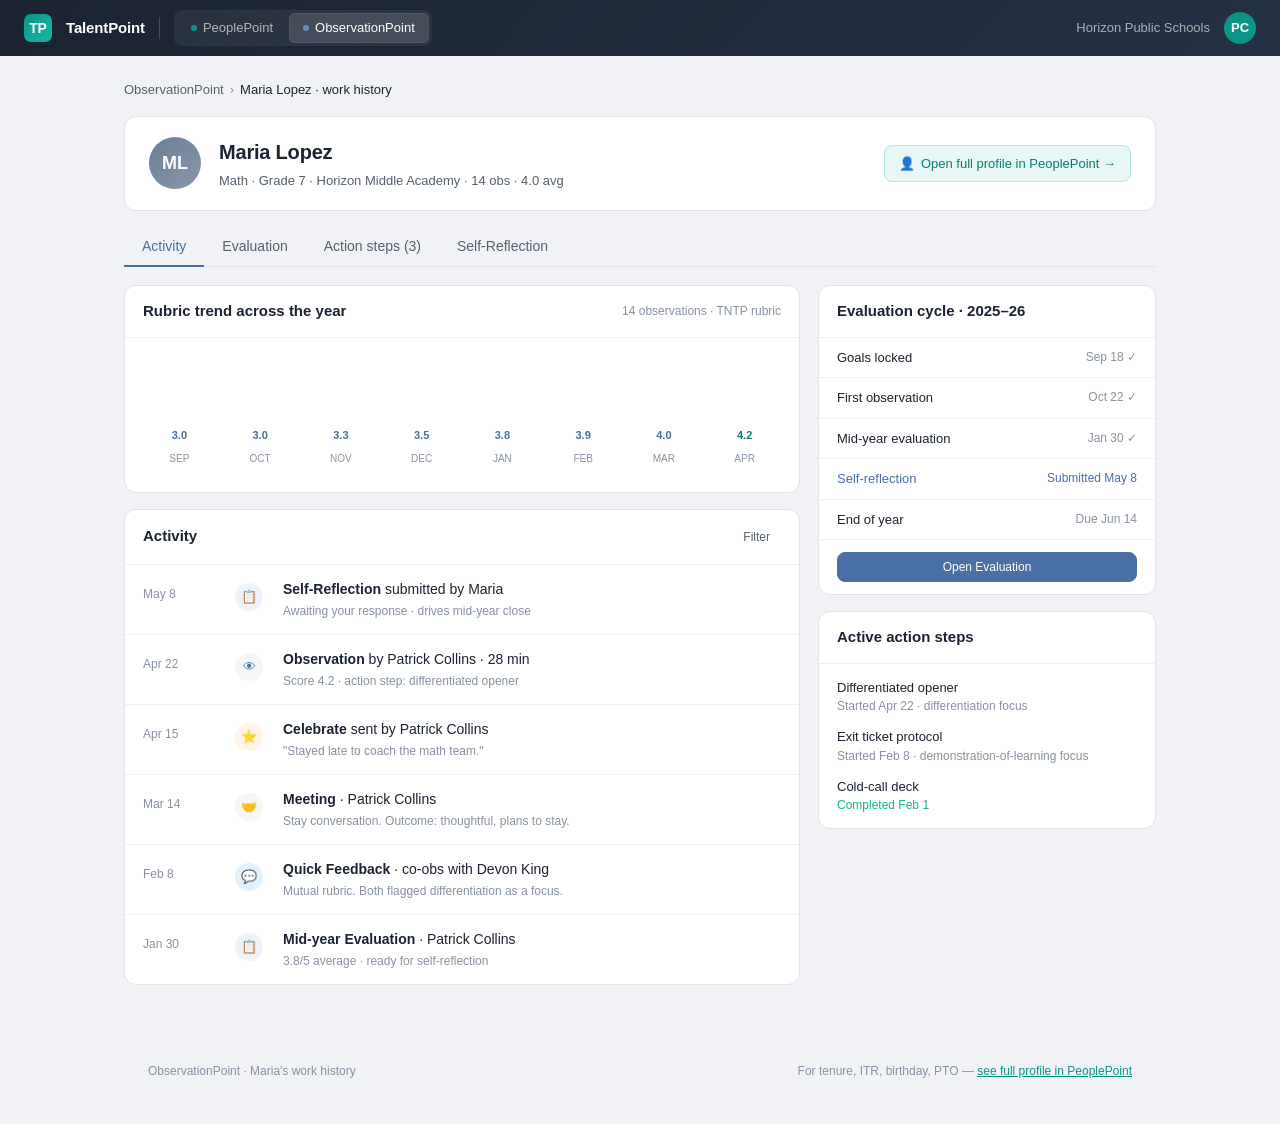
<file: mocks/observationpoint/staff-profile.html>
<!DOCTYPE html>
<html lang="en">
<head>
<meta charset="UTF-8">
<meta name="viewport" content="width=device-width, initial-scale=1.0">
<title>Maria Lopez · Work history — ObservationPoint</title>
<link rel="stylesheet" href="../shared/suite.css">
<style>
  :root { --op-accent: #4a6fa5; --op-accent-light: #eef3fa; }
  .op-page { max-width: 1080px; margin: 0 auto; padding: 24px; }
  .crumbs { display: flex; gap: 6px; align-items: center; font-size: 13px; color: var(--text-muted); margin-bottom: 16px; }
  .crumbs a { color: var(--text-secondary); text-decoration: none; }

  /* Slim header */
  .profile-head {
    background: var(--surface);
    border: 1px solid var(--border);
    border-radius: var(--radius-lg);
    padding: 20px 24px;
    margin-bottom: 16px;
    display: grid;
    grid-template-columns: auto 1fr auto;
    gap: 18px;
    align-items: center;
  }
  .profile-head .avatar { width: 52px; height: 52px; font-size: 18px; }
  .profile-name { font-size: 20px; font-weight: 600; letter-spacing: -0.01em; }
  .profile-meta { font-size: 13px; color: var(--text-secondary); margin-top: 4px; }
  .profile-pp-link {
    display: inline-flex;
    align-items: center;
    gap: 6px;
    padding: 8px 14px;
    background: var(--accent-light);
    border: 1px solid #b3e6df;
    color: var(--accent-strong);
    border-radius: var(--radius);
    text-decoration: none;
    font-size: 13px;
    font-weight: 500;
    transition: all var(--transition);
  }
  .profile-pp-link:hover { background: var(--accent); color: white; border-color: var(--accent); }

  /* Tabs */
  .ptabs {
    display: flex;
    gap: 0;
    border-bottom: 1px solid var(--border);
    margin-bottom: 18px;
  }
  .ptab {
    padding: 11px 18px;
    border: none;
    background: none;
    font-size: 14px;
    font-weight: 500;
    color: var(--text-secondary);
    cursor: pointer;
    border-bottom: 2px solid transparent;
    margin-bottom: -1px;
    font-family: inherit;
  }
  .ptab.active { color: var(--op-accent); border-bottom-color: var(--op-accent); }

  /* Grid */
  .grid {
    display: grid;
    grid-template-columns: 2fr 1fr;
    gap: 18px;
  }
  @media (max-width: 1000px) { .grid { grid-template-columns: 1fr; } }

  .surface {
    background: var(--surface);
    border: 1px solid var(--border);
    border-radius: var(--radius-lg);
    overflow: hidden;
    margin-bottom: 16px;
  }
  .surface-head {
    padding: 14px 18px;
    border-bottom: 1px solid var(--border-light);
    display: flex;
    align-items: center;
    justify-content: space-between;
  }
  .surface-title { font-weight: 600; font-size: 15px; }

  /* Score chart */
  .chart {
    padding: 18px;
  }
  .chart-bars {
    display: flex;
    gap: 8px;
    align-items: flex-end;
    height: 110px;
    margin-bottom: 8px;
  }
  .bar-col {
    flex: 1;
    display: flex;
    flex-direction: column;
    align-items: center;
    gap: 6px;
  }
  .bar {
    width: 100%;
    background: linear-gradient(180deg, var(--op-accent) 0%, #6b8bc4 100%);
    border-radius: 4px 4px 0 0;
    position: relative;
  }
  .bar-num {
    position: absolute;
    top: -18px;
    left: 50%;
    transform: translateX(-50%);
    font-size: 11px;
    font-weight: 600;
    color: var(--op-accent);
  }
  .bar-when { font-size: 10px; color: var(--text-muted); text-transform: uppercase; }

  .timeline-row {
    padding: 14px 18px;
    border-bottom: 1px solid var(--border-light);
    display: grid;
    grid-template-columns: 80px 36px 1fr;
    gap: 12px;
    align-items: flex-start;
  }
  .timeline-row:last-child { border-bottom: none; }
  .tl-when { font-size: 12px; color: var(--text-muted); padding-top: 6px; }
  .tl-icon {
    width: 28px;
    height: 28px;
    border-radius: 50%;
    background: var(--surface-alt);
    color: var(--op-accent);
    display: flex;
    align-items: center;
    justify-content: center;
    font-size: 13px;
    flex-shrink: 0;
    margin-top: 4px;
  }
  .tl-icon.celebrate { background: #fff4e6; color: #d97706; }
  .tl-icon.feedback { background: #e0f2fe; color: #0284c7; }
  .tl-icon.eval { background: var(--op-accent-light); color: var(--op-accent); }
  .tl-line { font-size: 14px; }
  .tl-line strong { font-weight: 600; }
  .tl-meta { font-size: 12px; color: var(--text-muted); margin-top: 2px; }

  /* Cycle status */
  .cycle-row {
    display: flex;
    justify-content: space-between;
    padding: 10px 18px;
    border-bottom: 1px solid var(--border-light);
    font-size: 13px;
  }
  .cycle-row:last-child { border-bottom: none; }
  .cycle-stage { color: var(--text); font-weight: 500; }
  .cycle-when { color: var(--text-muted); font-size: 12px; }
</style>
</head>
<body>

<header class="suite-topbar">
  <div class="suite-brand">
    <div class="suite-brand-logo">TP</div>
    <div class="suite-brand-name">TalentPoint</div>
    <div class="suite-brand-divider"></div>
    <div class="suite-app-switcher">
      <a class="suite-app-tab pp" href="../peoplepoint/home.html"><span class="dot"></span>PeoplePoint</a>
      <a class="suite-app-tab op active"><span class="dot"></span>ObservationPoint</a>
    </div>
  </div>
  <div class="suite-topbar-right">
    <div class="suite-network-name">Horizon Public Schools</div>
    <div class="suite-user-avatar">PC</div>
  </div>
</header>

<div class="op-page">
  <div class="crumbs">
    <a href="home.html">ObservationPoint</a> <span>›</span>
    <span style="color: var(--text);">Maria Lopez · work history</span>
  </div>

  <div class="profile-head">
    <div class="avatar">ML</div>
    <div>
      <div class="profile-name">Maria Lopez</div>
      <div class="profile-meta">Math · Grade 7 · Horizon Middle Academy · 14 obs · 4.0 avg</div>
    </div>
    <a href="../peoplepoint/person.html" class="profile-pp-link">
      <span>👤</span>
      <span>Open full profile in PeoplePoint →</span>
    </a>
  </div>

  <div class="ptabs">
    <button class="ptab active">Activity</button>
    <button class="ptab">Evaluation</button>
    <button class="ptab">Action steps (3)</button>
    <button class="ptab">Self-Reflection</button>
  </div>

  <div class="grid">
    <div>
      <!-- Score trend -->
      <div class="surface">
        <div class="surface-head">
          <span class="surface-title">Rubric trend across the year</span>
          <span class="t-tiny">14 observations · TNTP rubric</span>
        </div>
        <div class="chart">
          <div class="chart-bars">
            <div class="bar-col"><div class="bar" style="height: 60%;"><span class="bar-num">3.0</span></div><span class="bar-when">Sep</span></div>
            <div class="bar-col"><div class="bar" style="height: 60%;"><span class="bar-num">3.0</span></div><span class="bar-when">Oct</span></div>
            <div class="bar-col"><div class="bar" style="height: 66%;"><span class="bar-num">3.3</span></div><span class="bar-when">Nov</span></div>
            <div class="bar-col"><div class="bar" style="height: 70%;"><span class="bar-num">3.5</span></div><span class="bar-when">Dec</span></div>
            <div class="bar-col"><div class="bar" style="height: 76%;"><span class="bar-num">3.8</span></div><span class="bar-when">Jan</span></div>
            <div class="bar-col"><div class="bar" style="height: 78%;"><span class="bar-num">3.9</span></div><span class="bar-when">Feb</span></div>
            <div class="bar-col"><div class="bar" style="height: 80%;"><span class="bar-num">4.0</span></div><span class="bar-when">Mar</span></div>
            <div class="bar-col"><div class="bar" style="height: 84%; background: linear-gradient(180deg, var(--accent) 0%, #14b8a6 100%);"><span class="bar-num" style="color: var(--accent-strong);">4.2</span></div><span class="bar-when">Apr</span></div>
          </div>
        </div>
      </div>

      <!-- Activity timeline -->
      <div class="surface">
        <div class="surface-head">
          <span class="surface-title">Activity</span>
          <button class="btn btn-ghost btn-sm">Filter</button>
        </div>
        <div>
          <div class="timeline-row">
            <div class="tl-when">May 8</div>
            <div class="tl-icon eval">📋</div>
            <div>
              <div class="tl-line"><strong>Self-Reflection</strong> submitted by Maria</div>
              <div class="tl-meta">Awaiting your response · drives mid-year close</div>
            </div>
          </div>
          <div class="timeline-row">
            <div class="tl-when">Apr 22</div>
            <div class="tl-icon">👁</div>
            <div>
              <div class="tl-line"><strong>Observation</strong> by Patrick Collins · 28 min</div>
              <div class="tl-meta">Score 4.2 · action step: differentiated opener</div>
            </div>
          </div>
          <div class="timeline-row">
            <div class="tl-when">Apr 15</div>
            <div class="tl-icon celebrate">⭐</div>
            <div>
              <div class="tl-line"><strong>Celebrate</strong> sent by Patrick Collins</div>
              <div class="tl-meta">"Stayed late to coach the math team."</div>
            </div>
          </div>
          <div class="timeline-row">
            <div class="tl-when">Mar 14</div>
            <div class="tl-icon">🤝</div>
            <div>
              <div class="tl-line"><strong>Meeting</strong> · Patrick Collins</div>
              <div class="tl-meta">Stay conversation. Outcome: thoughtful, plans to stay.</div>
            </div>
          </div>
          <div class="timeline-row">
            <div class="tl-when">Feb 8</div>
            <div class="tl-icon feedback">💬</div>
            <div>
              <div class="tl-line"><strong>Quick Feedback</strong> · co-obs with Devon King</div>
              <div class="tl-meta">Mutual rubric. Both flagged differentiation as a focus.</div>
            </div>
          </div>
          <div class="timeline-row">
            <div class="tl-when">Jan 30</div>
            <div class="tl-icon eval">📋</div>
            <div>
              <div class="tl-line"><strong>Mid-year Evaluation</strong> · Patrick Collins</div>
              <div class="tl-meta">3.8/5 average · ready for self-reflection</div>
            </div>
          </div>
        </div>
      </div>
    </div>

    <!-- Side: work-only context -->
    <div>
      <div class="surface">
        <div class="surface-head"><span class="surface-title">Evaluation cycle · 2025–26</span></div>
        <div>
          <div class="cycle-row">
            <span class="cycle-stage">Goals locked</span>
            <span class="cycle-when">Sep 18 ✓</span>
          </div>
          <div class="cycle-row">
            <span class="cycle-stage">First observation</span>
            <span class="cycle-when">Oct 22 ✓</span>
          </div>
          <div class="cycle-row">
            <span class="cycle-stage">Mid-year evaluation</span>
            <span class="cycle-when">Jan 30 ✓</span>
          </div>
          <div class="cycle-row">
            <span class="cycle-stage" style="color: var(--op-accent);">Self-reflection</span>
            <span class="cycle-when" style="color: var(--op-accent);">Submitted May 8</span>
          </div>
          <div class="cycle-row">
            <span class="cycle-stage">End of year</span>
            <span class="cycle-when">Due Jun 14</span>
          </div>
        </div>
        <div style="padding: 12px 18px; border-top: 1px solid var(--border-light);">
          <a href="evaluation.html" class="btn btn-primary btn-sm" style="background: var(--op-accent); border-color: var(--op-accent); width: 100%; justify-content: center;">Open Evaluation</a>
        </div>
      </div>

      <div class="surface">
        <div class="surface-head"><span class="surface-title">Active action steps</span></div>
        <div style="padding: 14px 18px; line-height: 1.5;">
          <div style="margin-bottom: 12px;">
            <div class="t-small" style="font-weight: 500; color: var(--text);">Differentiated opener</div>
            <div class="t-tiny">Started Apr 22 · differentiation focus</div>
          </div>
          <div style="margin-bottom: 12px;">
            <div class="t-small" style="font-weight: 500; color: var(--text);">Exit ticket protocol</div>
            <div class="t-tiny">Started Feb 8 · demonstration-of-learning focus</div>
          </div>
          <div>
            <div class="t-small" style="font-weight: 500; color: var(--text);">Cold-call deck</div>
            <div class="t-tiny" style="color: var(--green);">Completed Feb 1</div>
          </div>
        </div>
      </div>
    </div>
  </div>

  <div class="suite-footer">
    <span>ObservationPoint · Maria's work history</span>
    <span>For tenure, ITR, birthday, PTO — <a href="../peoplepoint/person.html" style="color: var(--accent);">see full profile in PeoplePoint</a></span>
  </div>
</div>

</body>
</html>
</file>
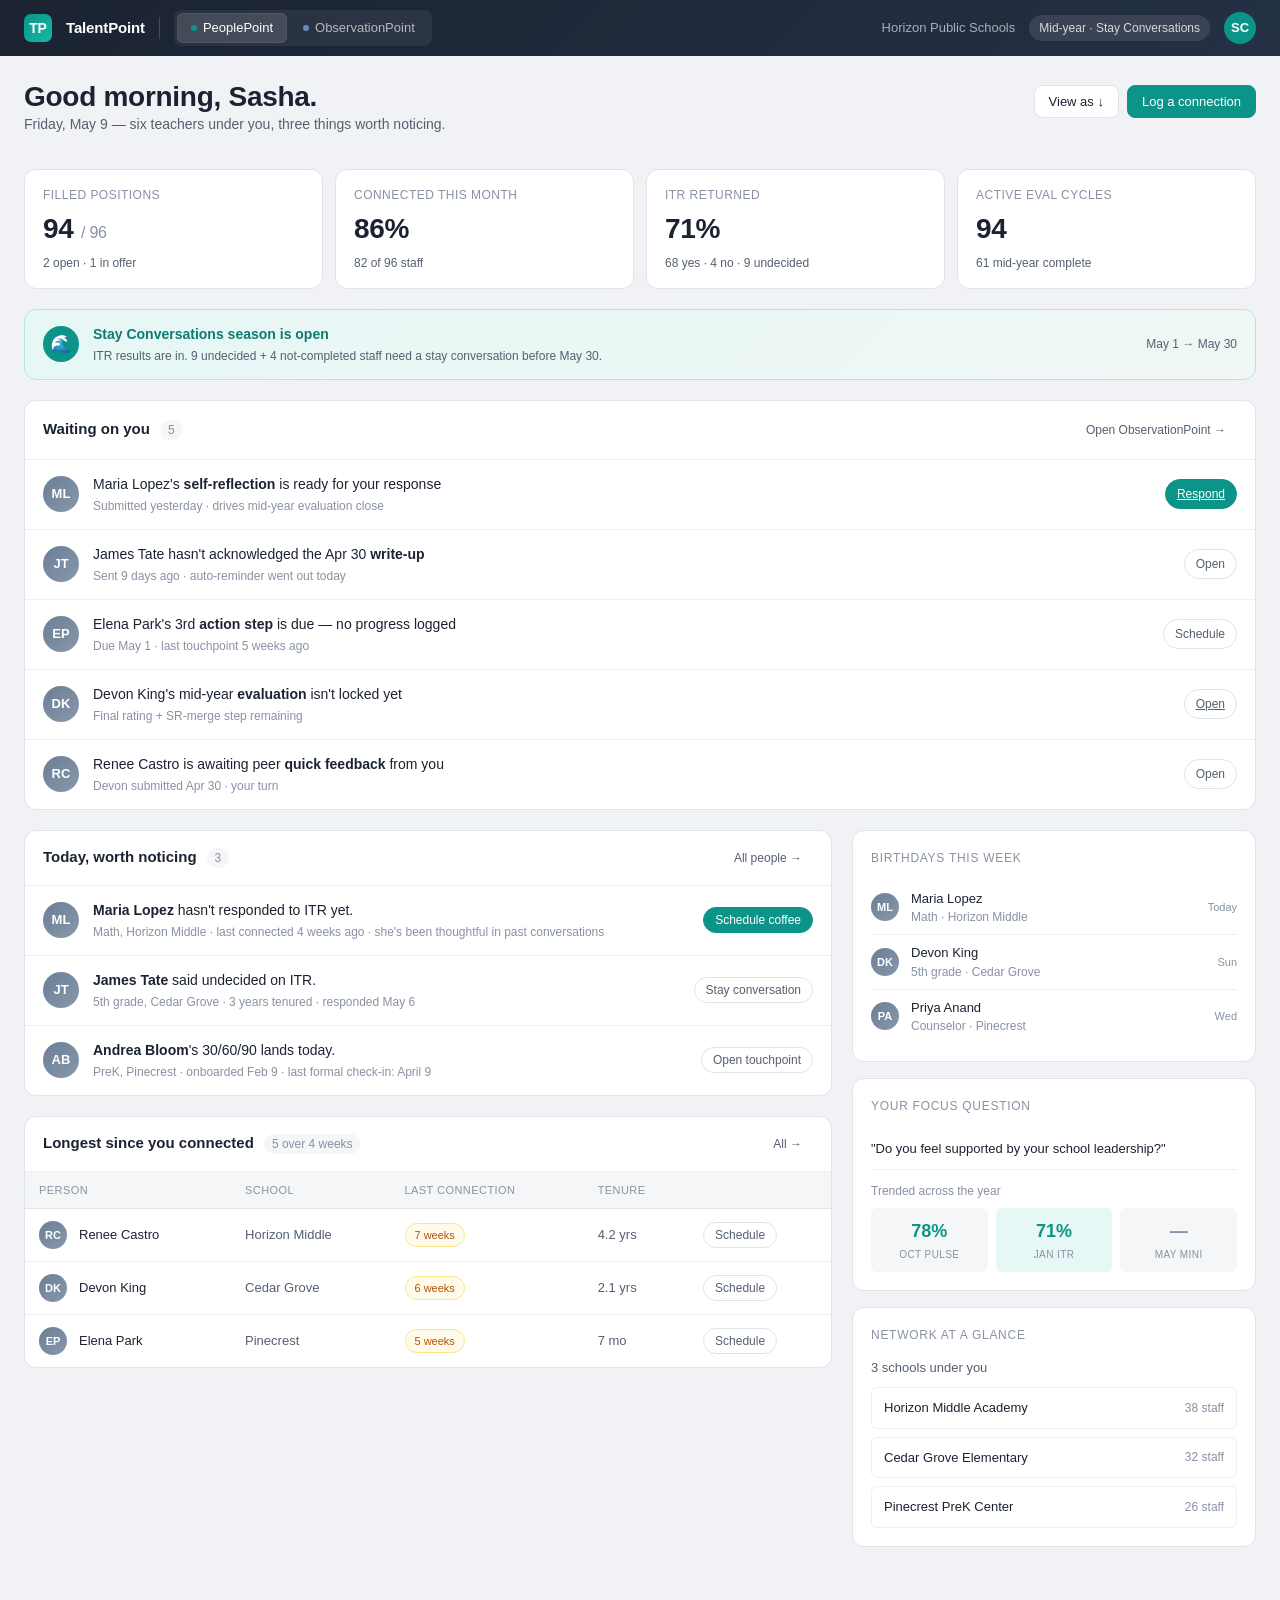
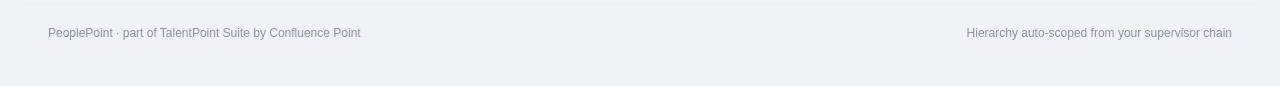
<file: mocks/peoplepoint/home.html>
<!DOCTYPE html>
<html lang="en">
<head>
<meta charset="UTF-8">
<meta name="viewport" content="width=device-width, initial-scale=1.0">
<title>PeoplePoint — Today</title>
<link rel="stylesheet" href="../shared/suite.css">
<style>
  .pp-page { max-width: 1280px; margin: 0 auto; padding: 24px; }
  .pp-greeting { display: flex; align-items: baseline; justify-content: space-between; flex-wrap: wrap; gap: 12px; margin-bottom: 6px; }
  .pp-sub { color: var(--text-secondary); font-size: 14px; margin-bottom: 28px; }
  .pp-grid {
    display: grid;
    grid-template-columns: 2fr 1fr;
    gap: 20px;
  }
  @media (max-width: 1000px) { .pp-grid { grid-template-columns: 1fr; } }

  /* Stat card */
  .stat-row {
    display: grid;
    grid-template-columns: repeat(4, 1fr);
    gap: 12px;
    margin-bottom: 20px;
  }
  @media (max-width: 800px) { .stat-row { grid-template-columns: 1fr 1fr; } }
  .stat {
    background: var(--surface);
    border: 1px solid var(--border);
    border-radius: var(--radius-lg);
    padding: 16px 18px;
  }
  .stat-label { font-size: 12px; color: var(--text-muted); text-transform: uppercase; letter-spacing: 0.04em; font-weight: 500; }
  .stat-num { font-size: 28px; font-weight: 600; letter-spacing: -0.01em; margin-top: 4px; color: var(--text); }
  .stat-meta { font-size: 12px; color: var(--text-secondary); margin-top: 4px; }

  /* Surface block */
  .surface {
    background: var(--surface);
    border: 1px solid var(--border);
    border-radius: var(--radius-lg);
    overflow: hidden;
    margin-bottom: 20px;
  }
  .surface-head {
    padding: 14px 18px;
    border-bottom: 1px solid var(--border-light);
    display: flex;
    align-items: center;
    justify-content: space-between;
  }
  .surface-head .left { display: flex; align-items: center; gap: 10px; }
  .surface-title { font-weight: 600; font-size: 15px; }
  .surface-count {
    font-size: 12px;
    color: var(--text-muted);
    padding: 1px 8px;
    background: var(--surface-alt);
    border-radius: 12px;
  }
  .surface-body { padding: 0; }

  /* Today's notable list */
  .notable-row {
    display: grid;
    grid-template-columns: 36px 1fr auto;
    gap: 14px;
    align-items: center;
    padding: 14px 18px;
    border-bottom: 1px solid var(--border-light);
    cursor: pointer;
    transition: background var(--transition);
  }
  .notable-row:hover { background: var(--surface-alt); }
  .notable-row:last-child { border-bottom: none; }
  .notable-line { font-size: 14px; }
  .notable-line strong { font-weight: 600; }
  .notable-meta { font-size: 12px; color: var(--text-muted); margin-top: 2px; }

  /* Inline action button */
  .ax {
    display: inline-flex;
    align-items: center;
    gap: 5px;
    padding: 5px 11px;
    font-size: 12px;
    font-weight: 500;
    border: 1px solid var(--border);
    border-radius: 16px;
    background: var(--surface);
    color: var(--text-secondary);
    cursor: pointer;
    transition: all var(--transition);
  }
  .ax:hover { border-color: var(--accent); color: var(--accent); background: var(--accent-light); }
  .ax-strong { background: var(--accent); color: white; border-color: var(--accent); }
  .ax-strong:hover { background: var(--accent-hover); border-color: var(--accent-hover); color: white; }

  /* Calendar / season strip */
  .season-strip {
    display: flex;
    align-items: center;
    gap: 14px;
    padding: 14px 18px;
    background: linear-gradient(135deg, var(--accent-light) 0%, #f0f7f5 100%);
    border: 1px solid #b3e6df;
    border-radius: var(--radius-lg);
    margin-bottom: 20px;
  }
  .season-icon {
    width: 36px;
    height: 36px;
    border-radius: 50%;
    background: var(--accent);
    color: white;
    display: flex;
    align-items: center;
    justify-content: center;
    font-size: 18px;
    flex-shrink: 0;
  }
  .season-text { flex: 1; }
  .season-title { font-weight: 600; font-size: 14px; color: var(--accent-strong); }
  .season-desc { font-size: 12px; color: var(--text-secondary); margin-top: 2px; }
  .season-dates { font-size: 12px; color: var(--text-secondary); white-space: nowrap; }

  /* Side rail */
  .rail-card {
    background: var(--surface);
    border: 1px solid var(--border);
    border-radius: var(--radius-lg);
    padding: 18px;
    margin-bottom: 16px;
  }
  .rail-title {
    font-size: 12px;
    text-transform: uppercase;
    letter-spacing: 0.06em;
    color: var(--text-muted);
    font-weight: 500;
    margin-bottom: 14px;
  }
  .rail-bday {
    display: flex;
    align-items: center;
    gap: 12px;
    padding: 8px 0;
    border-bottom: 1px solid var(--border-light);
  }
  .rail-bday:last-child { border-bottom: none; }
  .rail-bday-when {
    font-size: 11px;
    color: var(--text-muted);
    flex-shrink: 0;
    text-align: right;
    width: 56px;
  }
  .focus-q {
    font-size: 13px;
    color: var(--text);
    line-height: 1.5;
    padding: 10px 0;
    border-bottom: 1px solid var(--border-light);
    margin-bottom: 12px;
  }
  .focus-trend {
    display: grid;
    grid-template-columns: repeat(3, 1fr);
    gap: 8px;
    margin-top: 8px;
  }
  .focus-trend-cell {
    text-align: center;
    padding: 10px 6px;
    border-radius: 6px;
    background: var(--surface-alt);
  }
  .focus-trend-num { font-size: 18px; font-weight: 600; color: var(--accent); }
  .focus-trend-when { font-size: 10px; color: var(--text-muted); margin-top: 2px; text-transform: uppercase; letter-spacing: 0.04em; }
</style>
</head>
<body>

<header class="suite-topbar">
  <div class="suite-brand">
    <div class="suite-brand-logo">TP</div>
    <div class="suite-brand-name">TalentPoint</div>
    <div class="suite-brand-divider"></div>
    <div class="suite-app-switcher">
      <a class="suite-app-tab pp active"><span class="dot"></span>PeoplePoint</a>
      <a class="suite-app-tab op" href="../observationpoint/home.html"><span class="dot"></span>ObservationPoint</a>
    </div>
  </div>
  <div class="suite-topbar-right">
    <div class="suite-network-name">Horizon Public Schools</div>
    <div class="suite-season">Mid-year · Stay Conversations</div>
    <div class="suite-user-avatar">SC</div>
  </div>
</header>

<div class="pp-page">
  <div class="pp-greeting">
    <div>
      <h1 class="t-display">Good morning, Sasha.</h1>
      <p class="pp-sub">Friday, May 9 — six teachers under you, three things worth noticing.</p>
    </div>
    <div style="display: flex; gap: 8px;">
      <button class="btn btn-secondary">View as ↓</button>
      <button class="btn btn-primary">Log a connection</button>
    </div>
  </div>

  <!-- Stats -->
  <div class="stat-row">
    <div class="stat">
      <div class="stat-label">Filled positions</div>
      <div class="stat-num">94 <span style="font-size: 16px; color: var(--text-muted); font-weight: 400;">/ 96</span></div>
      <div class="stat-meta">2 open · 1 in offer</div>
    </div>
    <div class="stat">
      <div class="stat-label">Connected this month</div>
      <div class="stat-num">86%</div>
      <div class="stat-meta">82 of 96 staff</div>
    </div>
    <div class="stat">
      <div class="stat-label">ITR returned</div>
      <div class="stat-num">71%</div>
      <div class="stat-meta">68 yes · 4 no · 9 undecided</div>
    </div>
    <div class="stat">
      <div class="stat-label">Active eval cycles</div>
      <div class="stat-num">94</div>
      <div class="stat-meta">61 mid-year complete</div>
    </div>
  </div>

  <!-- Season strip -->
  <div class="season-strip">
    <div class="season-icon">🌊</div>
    <div class="season-text">
      <div class="season-title">Stay Conversations season is open</div>
      <div class="season-desc">ITR results are in. 9 undecided + 4 not-completed staff need a stay conversation before May 30.</div>
    </div>
    <div class="season-dates">May 1 → May 30</div>
  </div>

  <!-- Waiting on you (from ObservationPoint) -->
  <div class="surface" style="margin-bottom: 20px;">
    <div class="surface-head">
      <div class="left">
        <span class="surface-title">Waiting on you</span>
        <span class="surface-count">5</span>
      </div>
      <a href="../observationpoint/home.html" class="btn btn-ghost btn-sm">Open ObservationPoint →</a>
    </div>
    <div class="surface-body">
      <div class="notable-row">
        <div class="avatar">ML</div>
        <div>
          <div class="notable-line">Maria Lopez's <strong>self-reflection</strong> is ready for your response</div>
          <div class="notable-meta">Submitted yesterday · drives mid-year evaluation close</div>
        </div>
        <a href="../observationpoint/self-reflection.html" class="ax ax-strong">Respond</a>
      </div>
      <div class="notable-row">
        <div class="avatar">JT</div>
        <div>
          <div class="notable-line">James Tate hasn't acknowledged the Apr 30 <strong>write-up</strong></div>
          <div class="notable-meta">Sent 9 days ago · auto-reminder went out today</div>
        </div>
        <a class="ax">Open</a>
      </div>
      <div class="notable-row">
        <div class="avatar">EP</div>
        <div>
          <div class="notable-line">Elena Park's 3rd <strong>action step</strong> is due — no progress logged</div>
          <div class="notable-meta">Due May 1 · last touchpoint 5 weeks ago</div>
        </div>
        <a class="ax">Schedule</a>
      </div>
      <div class="notable-row">
        <div class="avatar">DK</div>
        <div>
          <div class="notable-line">Devon King's mid-year <strong>evaluation</strong> isn't locked yet</div>
          <div class="notable-meta">Final rating + SR-merge step remaining</div>
        </div>
        <a href="../observationpoint/evaluation.html" class="ax">Open</a>
      </div>
      <div class="notable-row">
        <div class="avatar">RC</div>
        <div>
          <div class="notable-line">Renee Castro is awaiting peer <strong>quick feedback</strong> from you</div>
          <div class="notable-meta">Devon submitted Apr 30 · your turn</div>
        </div>
        <a class="ax">Open</a>
      </div>
    </div>
  </div>

  <div class="pp-grid">
    <div>
      <!-- Today's notable -->
      <div class="surface">
        <div class="surface-head">
          <div class="left">
            <span class="surface-title">Today, worth noticing</span>
            <span class="surface-count">3</span>
          </div>
          <button class="btn btn-ghost btn-sm">All people →</button>
        </div>
        <div class="surface-body">
          <div class="notable-row">
            <div class="avatar">ML</div>
            <div>
              <div class="notable-line"><strong>Maria Lopez</strong> hasn't responded to ITR yet.</div>
              <div class="notable-meta">Math, Horizon Middle · last connected 4 weeks ago · she's been thoughtful in past conversations</div>
            </div>
            <button class="ax ax-strong">Schedule coffee</button>
          </div>
          <div class="notable-row">
            <div class="avatar">JT</div>
            <div>
              <div class="notable-line"><strong>James Tate</strong> said undecided on ITR.</div>
              <div class="notable-meta">5th grade, Cedar Grove · 3 years tenured · responded May 6</div>
            </div>
            <button class="ax">Stay conversation</button>
          </div>
          <div class="notable-row">
            <div class="avatar">AB</div>
            <div>
              <div class="notable-line"><strong>Andrea Bloom</strong>'s 30/60/90 lands today.</div>
              <div class="notable-meta">PreK, Pinecrest · onboarded Feb 9 · last formal check-in: April 9</div>
            </div>
            <button class="ax">Open touchpoint</button>
          </div>
        </div>
      </div>

      <!-- Longest since connected -->
      <div class="surface">
        <div class="surface-head">
          <div class="left">
            <span class="surface-title">Longest since you connected</span>
            <span class="surface-count">5 over 4 weeks</span>
          </div>
          <button class="btn btn-ghost btn-sm">All →</button>
        </div>
        <div class="surface-body">
          <table class="tbl">
            <thead>
              <tr>
                <th>Person</th>
                <th>School</th>
                <th>Last connection</th>
                <th>Tenure</th>
                <th></th>
              </tr>
            </thead>
            <tbody>
              <tr>
                <td>
                  <div class="person-row">
                    <div class="avatar avatar-sm">RC</div>
                    <span class="person-name">Renee Castro</span>
                  </div>
                </td>
                <td><span class="t-small">Horizon Middle</span></td>
                <td><span class="pill pill-amber">7 weeks</span></td>
                <td><span class="t-small">4.2 yrs</span></td>
                <td><button class="ax">Schedule</button></td>
              </tr>
              <tr>
                <td>
                  <div class="person-row">
                    <div class="avatar avatar-sm">DK</div>
                    <span class="person-name">Devon King</span>
                  </div>
                </td>
                <td><span class="t-small">Cedar Grove</span></td>
                <td><span class="pill pill-amber">6 weeks</span></td>
                <td><span class="t-small">2.1 yrs</span></td>
                <td><button class="ax">Schedule</button></td>
              </tr>
              <tr>
                <td>
                  <div class="person-row">
                    <div class="avatar avatar-sm">EP</div>
                    <span class="person-name">Elena Park</span>
                  </div>
                </td>
                <td><span class="t-small">Pinecrest</span></td>
                <td><span class="pill pill-amber">5 weeks</span></td>
                <td><span class="t-small">7 mo</span></td>
                <td><button class="ax">Schedule</button></td>
              </tr>
            </tbody>
          </table>
        </div>
      </div>
    </div>

    <!-- Right rail -->
    <div>
      <div class="rail-card">
        <div class="rail-title">Birthdays this week</div>
        <div class="rail-bday">
          <div class="avatar avatar-sm">ML</div>
          <div style="flex: 1;">
            <div class="t-small" style="color: var(--text); font-weight: 500;">Maria Lopez</div>
            <div class="t-tiny">Math · Horizon Middle</div>
          </div>
          <div class="rail-bday-when">Today</div>
        </div>
        <div class="rail-bday">
          <div class="avatar avatar-sm">DK</div>
          <div style="flex: 1;">
            <div class="t-small" style="color: var(--text); font-weight: 500;">Devon King</div>
            <div class="t-tiny">5th grade · Cedar Grove</div>
          </div>
          <div class="rail-bday-when">Sun</div>
        </div>
        <div class="rail-bday">
          <div class="avatar avatar-sm">PA</div>
          <div style="flex: 1;">
            <div class="t-small" style="color: var(--text); font-weight: 500;">Priya Anand</div>
            <div class="t-tiny">Counselor · Pinecrest</div>
          </div>
          <div class="rail-bday-when">Wed</div>
        </div>
      </div>

      <div class="rail-card">
        <div class="rail-title">Your focus question</div>
        <div class="focus-q">"Do you feel supported by your school leadership?"</div>
        <div class="t-tiny">Trended across the year</div>
        <div class="focus-trend">
          <div class="focus-trend-cell">
            <div class="focus-trend-num">78%</div>
            <div class="focus-trend-when">Oct pulse</div>
          </div>
          <div class="focus-trend-cell" style="background: var(--accent-light);">
            <div class="focus-trend-num">71%</div>
            <div class="focus-trend-when">Jan ITR</div>
          </div>
          <div class="focus-trend-cell">
            <div class="focus-trend-num" style="color: var(--text-muted);">—</div>
            <div class="focus-trend-when">May mini</div>
          </div>
        </div>
      </div>

      <div class="rail-card">
        <div class="rail-title">Network at a glance</div>
        <div class="t-small" style="margin-bottom: 10px;">3 schools under you</div>
        <div style="display: flex; flex-direction: column; gap: 8px;">
          <a class="between" style="padding: 10px 12px; border: 1px solid var(--border-light); border-radius: 6px; text-decoration: none; color: inherit;">
            <span class="t-small" style="color: var(--text); font-weight: 500;">Horizon Middle Academy</span>
            <span class="t-tiny">38 staff</span>
          </a>
          <a class="between" style="padding: 10px 12px; border: 1px solid var(--border-light); border-radius: 6px; text-decoration: none; color: inherit;">
            <span class="t-small" style="color: var(--text); font-weight: 500;">Cedar Grove Elementary</span>
            <span class="t-tiny">32 staff</span>
          </a>
          <a class="between" style="padding: 10px 12px; border: 1px solid var(--border-light); border-radius: 6px; text-decoration: none; color: inherit;">
            <span class="t-small" style="color: var(--text); font-weight: 500;">Pinecrest PreK Center</span>
            <span class="t-tiny">26 staff</span>
          </a>
        </div>
      </div>
    </div>
  </div>

  <div class="suite-footer">
    <span>PeoplePoint · part of TalentPoint Suite by Confluence Point</span>
    <span>Hierarchy auto-scoped from your supervisor chain</span>
  </div>
</div>

</body>
</html>
</file>
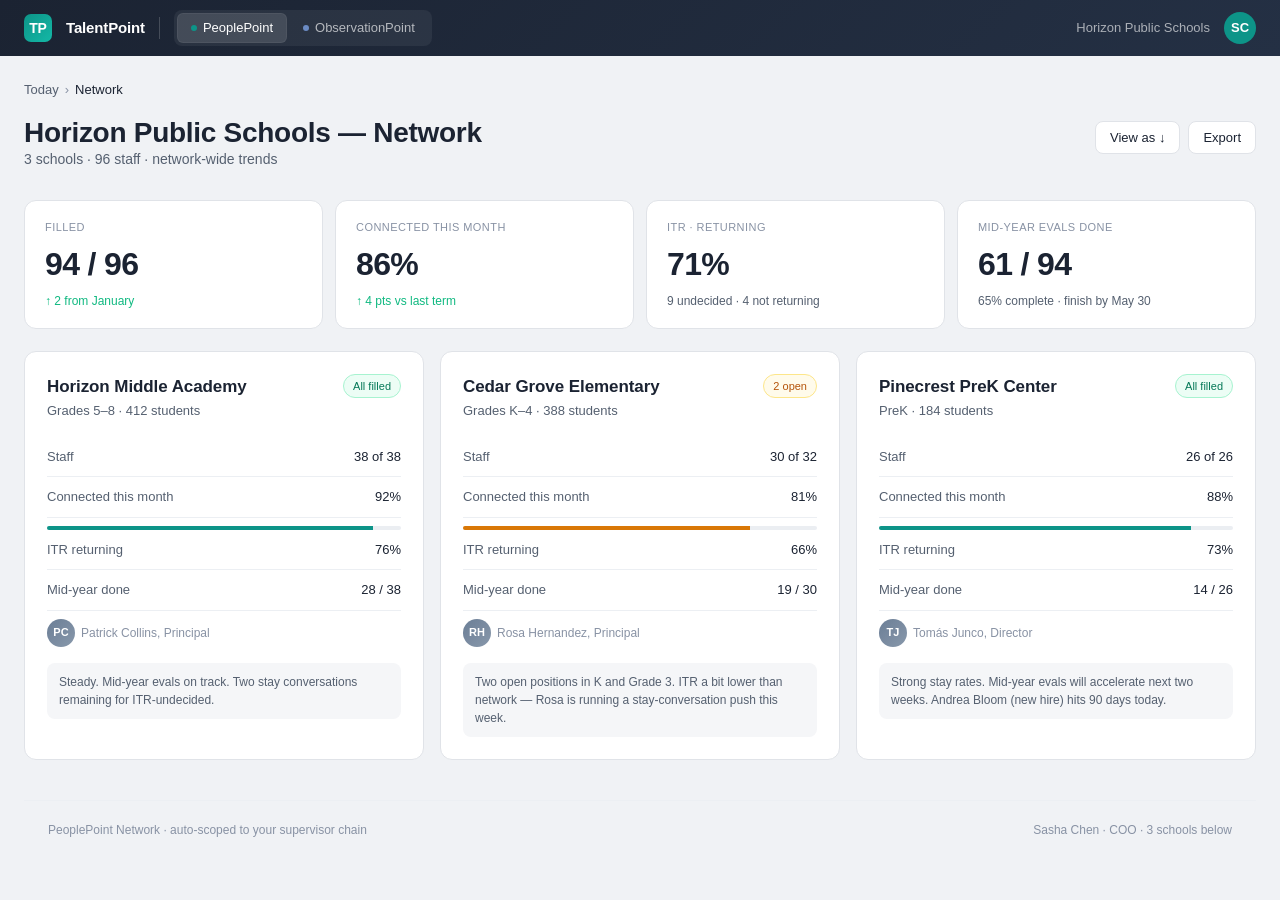
<file: mocks/peoplepoint/network.html>
<!DOCTYPE html>
<html lang="en">
<head>
<meta charset="UTF-8">
<meta name="viewport" content="width=device-width, initial-scale=1.0">
<title>Network — PeoplePoint</title>
<link rel="stylesheet" href="../shared/suite.css">
<style>
  .pp-page { max-width: 1380px; margin: 0 auto; padding: 24px; }
  .crumbs { display: flex; gap: 6px; align-items: center; font-size: 13px; color: var(--text-muted); margin-bottom: 16px; }
  .crumbs a { color: var(--text-secondary); text-decoration: none; }

  .head { display: flex; align-items: baseline; justify-content: space-between; margin-bottom: 6px; }
  .sub { color: var(--text-secondary); font-size: 14px; margin-bottom: 24px; }

  /* Network stats */
  .net-stats {
    display: grid;
    grid-template-columns: repeat(4, 1fr);
    gap: 12px;
    margin-bottom: 22px;
  }
  @media (max-width: 800px) { .net-stats { grid-template-columns: 1fr 1fr; } }
  .net-stat {
    background: var(--surface);
    border: 1px solid var(--border);
    border-radius: var(--radius-lg);
    padding: 18px 20px;
  }
  .net-stat-label { font-size: 11px; color: var(--text-muted); text-transform: uppercase; letter-spacing: 0.04em; font-weight: 500; }
  .net-stat-num { font-size: 32px; font-weight: 600; letter-spacing: -0.02em; margin-top: 4px; }
  .net-stat-meta { font-size: 12px; color: var(--text-secondary); margin-top: 4px; }
  .net-stat-trend { color: var(--green); }
  .net-stat-trend.down { color: var(--red); }

  /* School cards */
  .schools {
    display: grid;
    grid-template-columns: repeat(3, 1fr);
    gap: 16px;
  }
  @media (max-width: 1100px) { .schools { grid-template-columns: 1fr 1fr; } }
  @media (max-width: 700px) { .schools { grid-template-columns: 1fr; } }

  .school {
    background: var(--surface);
    border: 1px solid var(--border);
    border-radius: var(--radius-lg);
    padding: 22px;
    cursor: pointer;
    transition: all var(--transition);
    text-decoration: none;
    color: inherit;
  }
  .school:hover {
    border-color: var(--accent);
    box-shadow: var(--shadow);
    transform: translateY(-1px);
  }
  .school-head {
    display: flex;
    align-items: flex-start;
    justify-content: space-between;
    margin-bottom: 16px;
  }
  .school-name { font-size: 17px; font-weight: 600; letter-spacing: -0.005em; }
  .school-meta { font-size: 13px; color: var(--text-secondary); margin-top: 2px; }
  .school-leader { font-size: 12px; color: var(--text-muted); margin-top: 8px; display: flex; align-items: center; gap: 6px; }

  .school-row {
    display: flex;
    justify-content: space-between;
    padding: 10px 0;
    border-bottom: 1px solid var(--border-light);
    font-size: 13px;
  }
  .school-row:last-child { border-bottom: none; }
  .school-row-label { color: var(--text-secondary); }
  .school-row-val { font-weight: 500; }

  .school-bar {
    height: 4px;
    background: var(--surface-sunk);
    border-radius: 2px;
    margin-top: 8px;
    overflow: hidden;
  }
  .school-bar-fill { height: 100%; background: var(--accent); }

  .school-status {
    margin-top: 16px;
    padding: 10px 12px;
    background: var(--surface-alt);
    border-radius: var(--radius);
    font-size: 12px;
    color: var(--text-secondary);
    line-height: 1.5;
  }
</style>
</head>
<body>

<header class="suite-topbar">
  <div class="suite-brand">
    <div class="suite-brand-logo">TP</div>
    <div class="suite-brand-name">TalentPoint</div>
    <div class="suite-brand-divider"></div>
    <div class="suite-app-switcher">
      <a class="suite-app-tab pp active"><span class="dot"></span>PeoplePoint</a>
      <a class="suite-app-tab op" href="../observationpoint/home.html"><span class="dot"></span>ObservationPoint</a>
    </div>
  </div>
  <div class="suite-topbar-right">
    <div class="suite-network-name">Horizon Public Schools</div>
    <div class="suite-user-avatar">SC</div>
  </div>
</header>

<div class="pp-page">
  <div class="crumbs"><a href="home.html">Today</a> <span>›</span> <span style="color: var(--text);">Network</span></div>

  <div class="head">
    <div>
      <h1 class="t-display">Horizon Public Schools — Network</h1>
      <p class="sub">3 schools · 96 staff · network-wide trends</p>
    </div>
    <div style="display: flex; gap: 8px;">
      <button class="btn btn-secondary">View as ↓</button>
      <button class="btn btn-secondary">Export</button>
    </div>
  </div>

  <!-- Network stats -->
  <div class="net-stats">
    <div class="net-stat">
      <div class="net-stat-label">Filled</div>
      <div class="net-stat-num">94 / 96</div>
      <div class="net-stat-meta"><span class="net-stat-trend">↑ 2 from January</span></div>
    </div>
    <div class="net-stat">
      <div class="net-stat-label">Connected this month</div>
      <div class="net-stat-num">86%</div>
      <div class="net-stat-meta"><span class="net-stat-trend">↑ 4 pts vs last term</span></div>
    </div>
    <div class="net-stat">
      <div class="net-stat-label">ITR · returning</div>
      <div class="net-stat-num">71%</div>
      <div class="net-stat-meta">9 undecided · 4 not returning</div>
    </div>
    <div class="net-stat">
      <div class="net-stat-label">Mid-year evals done</div>
      <div class="net-stat-num">61 / 94</div>
      <div class="net-stat-meta">65% complete · finish by May 30</div>
    </div>
  </div>

  <!-- Schools grid -->
  <div class="schools">
    <a class="school" href="school.html">
      <div class="school-head">
        <div>
          <div class="school-name">Horizon Middle Academy</div>
          <div class="school-meta">Grades 5–8 · 412 students</div>
        </div>
        <span class="pill pill-green">All filled</span>
      </div>
      <div class="school-row">
        <span class="school-row-label">Staff</span>
        <span class="school-row-val">38 of 38</span>
      </div>
      <div class="school-row">
        <span class="school-row-label">Connected this month</span>
        <span class="school-row-val">92%</span>
      </div>
      <div class="school-bar"><div class="school-bar-fill" style="width: 92%;"></div></div>
      <div class="school-row">
        <span class="school-row-label">ITR returning</span>
        <span class="school-row-val">76%</span>
      </div>
      <div class="school-row">
        <span class="school-row-label">Mid-year done</span>
        <span class="school-row-val">28 / 38</span>
      </div>
      <div class="school-leader">
        <div class="avatar avatar-sm">PC</div>
        <span>Patrick Collins, Principal</span>
      </div>
      <div class="school-status">Steady. Mid-year evals on track. Two stay conversations remaining for ITR-undecided.</div>
    </a>

    <a class="school" href="school.html">
      <div class="school-head">
        <div>
          <div class="school-name">Cedar Grove Elementary</div>
          <div class="school-meta">Grades K–4 · 388 students</div>
        </div>
        <span class="pill pill-amber">2 open</span>
      </div>
      <div class="school-row">
        <span class="school-row-label">Staff</span>
        <span class="school-row-val">30 of 32</span>
      </div>
      <div class="school-row">
        <span class="school-row-label">Connected this month</span>
        <span class="school-row-val">81%</span>
      </div>
      <div class="school-bar"><div class="school-bar-fill" style="width: 81%; background: var(--amber);"></div></div>
      <div class="school-row">
        <span class="school-row-label">ITR returning</span>
        <span class="school-row-val">66%</span>
      </div>
      <div class="school-row">
        <span class="school-row-label">Mid-year done</span>
        <span class="school-row-val">19 / 30</span>
      </div>
      <div class="school-leader">
        <div class="avatar avatar-sm">RH</div>
        <span>Rosa Hernandez, Principal</span>
      </div>
      <div class="school-status">Two open positions in K and Grade 3. ITR a bit lower than network — Rosa is running a stay-conversation push this week.</div>
    </a>

    <a class="school" href="school.html">
      <div class="school-head">
        <div>
          <div class="school-name">Pinecrest PreK Center</div>
          <div class="school-meta">PreK · 184 students</div>
        </div>
        <span class="pill pill-green">All filled</span>
      </div>
      <div class="school-row">
        <span class="school-row-label">Staff</span>
        <span class="school-row-val">26 of 26</span>
      </div>
      <div class="school-row">
        <span class="school-row-label">Connected this month</span>
        <span class="school-row-val">88%</span>
      </div>
      <div class="school-bar"><div class="school-bar-fill" style="width: 88%;"></div></div>
      <div class="school-row">
        <span class="school-row-label">ITR returning</span>
        <span class="school-row-val">73%</span>
      </div>
      <div class="school-row">
        <span class="school-row-label">Mid-year done</span>
        <span class="school-row-val">14 / 26</span>
      </div>
      <div class="school-leader">
        <div class="avatar avatar-sm">TJ</div>
        <span>Tomás Junco, Director</span>
      </div>
      <div class="school-status">Strong stay rates. Mid-year evals will accelerate next two weeks. Andrea Bloom (new hire) hits 90 days today.</div>
    </a>
  </div>

  <div class="suite-footer">
    <span>PeoplePoint Network · auto-scoped to your supervisor chain</span>
    <span>Sasha Chen · COO · 3 schools below</span>
  </div>
</div>

</body>
</html>
</file>
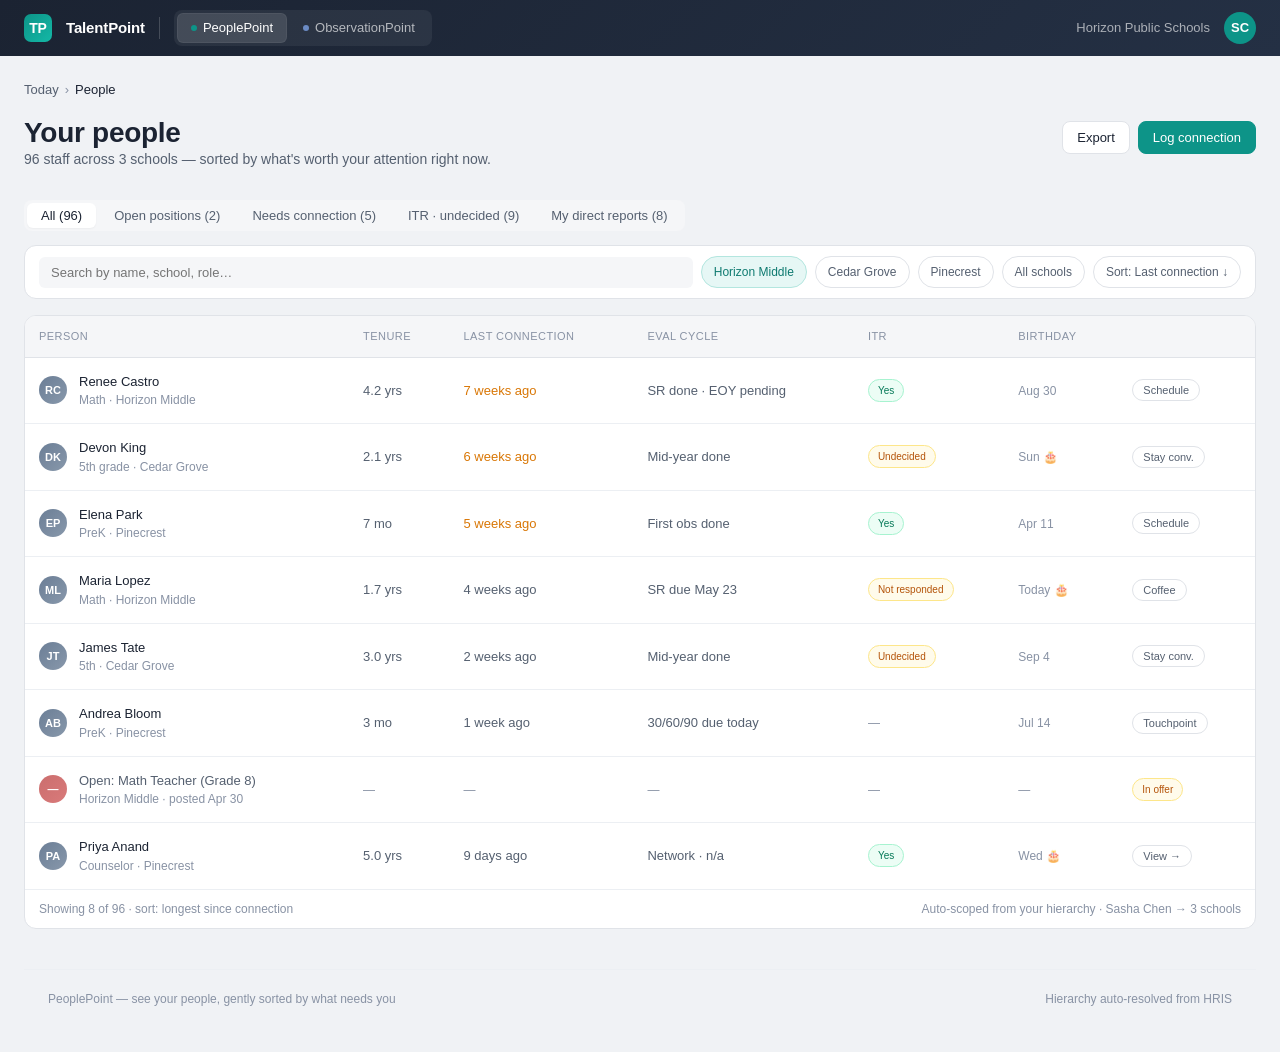
<file: mocks/peoplepoint/people.html>
<!DOCTYPE html>
<html lang="en">
<head>
<meta charset="UTF-8">
<meta name="viewport" content="width=device-width, initial-scale=1.0">
<title>People — PeoplePoint</title>
<link rel="stylesheet" href="../shared/suite.css">
<style>
  .pp-page { max-width: 1380px; margin: 0 auto; padding: 24px; }
  .crumbs { display: flex; gap: 6px; align-items: center; font-size: 13px; color: var(--text-muted); margin-bottom: 16px; }
  .crumbs a { color: var(--text-secondary); text-decoration: none; }

  .head { display: flex; align-items: baseline; justify-content: space-between; margin-bottom: 6px; }
  .sub { color: var(--text-secondary); font-size: 14px; margin-bottom: 24px; }

  .toolbar {
    display: flex;
    gap: 8px;
    align-items: center;
    background: var(--surface);
    border: 1px solid var(--border);
    border-radius: var(--radius-lg);
    padding: 10px 14px;
    margin-bottom: 16px;
    flex-wrap: wrap;
  }
  .toolbar-search {
    flex: 1;
    min-width: 200px;
    border: none;
    background: var(--surface-alt);
    padding: 8px 12px;
    border-radius: 6px;
    font-size: 13px;
    font-family: inherit;
  }
  .toolbar-search:focus { outline: 2px solid var(--accent); }
  .filter-chip {
    padding: 6px 12px;
    font-size: 12px;
    border: 1px solid var(--border);
    border-radius: 16px;
    background: var(--surface);
    color: var(--text-secondary);
    cursor: pointer;
    white-space: nowrap;
  }
  .filter-chip.on { background: var(--accent-light); color: var(--accent-strong); border-color: #b3e6df; }

  .tabs {
    display: flex;
    gap: 4px;
    background: var(--surface-alt);
    padding: 3px;
    border-radius: 8px;
    margin-bottom: 14px;
    width: fit-content;
  }
  .tab {
    padding: 5px 14px;
    font-size: 13px;
    border-radius: 6px;
    color: var(--text-secondary);
    cursor: pointer;
    border: none;
    background: none;
  }
  .tab.active { background: var(--surface); color: var(--text); font-weight: 500; box-shadow: var(--shadow-sm); }

  /* People table */
  .people-table {
    background: var(--surface);
    border: 1px solid var(--border);
    border-radius: var(--radius-lg);
    overflow: hidden;
  }
  .people-table table { width: 100%; border-collapse: separate; border-spacing: 0; }
  .people-table thead th {
    font-size: 11px;
    font-weight: 500;
    text-transform: uppercase;
    letter-spacing: 0.04em;
    color: var(--text-muted);
    text-align: left;
    padding: 12px 14px;
    border-bottom: 1px solid var(--border);
    background: var(--surface-alt);
    white-space: nowrap;
  }
  .people-table tbody td {
    padding: 14px 14px;
    border-bottom: 1px solid var(--border-light);
    font-size: 13px;
  }
  .people-table tbody tr:hover { background: var(--surface-alt); cursor: pointer; }
  .people-table tbody tr:last-child td { border-bottom: none; }

  .num-secondary { font-weight: 500; color: var(--text-secondary); }
  .stale { color: var(--amber); font-weight: 500; }
  .fresh { color: var(--text-secondary); }

  .row-action {
    display: inline-flex;
    align-items: center;
    gap: 4px;
    padding: 4px 10px;
    font-size: 11px;
    font-weight: 500;
    border: 1px solid var(--border);
    border-radius: 14px;
    background: var(--surface);
    color: var(--text-secondary);
    cursor: pointer;
  }
  .row-action:hover { border-color: var(--accent); color: var(--accent); background: var(--accent-light); }

  .table-foot {
    display: flex;
    justify-content: space-between;
    align-items: center;
    padding: 10px 14px;
    border-top: 1px solid var(--border-light);
    font-size: 12px;
    color: var(--text-muted);
  }
</style>
</head>
<body>

<header class="suite-topbar">
  <div class="suite-brand">
    <div class="suite-brand-logo">TP</div>
    <div class="suite-brand-name">TalentPoint</div>
    <div class="suite-brand-divider"></div>
    <div class="suite-app-switcher">
      <a class="suite-app-tab pp active"><span class="dot"></span>PeoplePoint</a>
      <a class="suite-app-tab op" href="../observationpoint/home.html"><span class="dot"></span>ObservationPoint</a>
    </div>
  </div>
  <div class="suite-topbar-right">
    <div class="suite-network-name">Horizon Public Schools</div>
    <div class="suite-user-avatar">SC</div>
  </div>
</header>

<div class="pp-page">
  <div class="crumbs"><a href="home.html">Today</a> <span>›</span> <span style="color: var(--text);">People</span></div>

  <div class="head">
    <div>
      <h1 class="t-display">Your people</h1>
      <p class="sub">96 staff across 3 schools — sorted by what's worth your attention right now.</p>
    </div>
    <div style="display: flex; gap: 8px;">
      <button class="btn btn-secondary">Export</button>
      <button class="btn btn-primary">Log connection</button>
    </div>
  </div>

  <div class="tabs">
    <button class="tab active">All (96)</button>
    <button class="tab">Open positions (2)</button>
    <button class="tab">Needs connection (5)</button>
    <button class="tab">ITR · undecided (9)</button>
    <button class="tab">My direct reports (8)</button>
  </div>

  <div class="toolbar">
    <input class="toolbar-search" placeholder="Search by name, school, role…">
    <span class="filter-chip on">Horizon Middle</span>
    <span class="filter-chip">Cedar Grove</span>
    <span class="filter-chip">Pinecrest</span>
    <span class="filter-chip">All schools</span>
    <span class="filter-chip" style="margin-left: auto;">Sort: Last connection ↓</span>
  </div>

  <div class="people-table">
    <table>
      <thead>
        <tr>
          <th>Person</th>
          <th>Tenure</th>
          <th>Last connection</th>
          <th>Eval cycle</th>
          <th>ITR</th>
          <th>Birthday</th>
          <th></th>
        </tr>
      </thead>
      <tbody>
        <tr>
          <td>
            <div class="person-row">
              <div class="avatar avatar-sm">RC</div>
              <div>
                <div class="person-name">Renee Castro</div>
                <div class="person-meta">Math · Horizon Middle</div>
              </div>
            </div>
          </td>
          <td><span class="num-secondary">4.2 yrs</span></td>
          <td><span class="stale">7 weeks ago</span></td>
          <td><span class="t-small">SR done · EOY pending</span></td>
          <td><span class="pill pill-green" style="font-size: 10px;">Yes</span></td>
          <td><span class="t-tiny">Aug 30</span></td>
          <td><button class="row-action">Schedule</button></td>
        </tr>
        <tr>
          <td>
            <div class="person-row">
              <div class="avatar avatar-sm">DK</div>
              <div>
                <div class="person-name">Devon King</div>
                <div class="person-meta">5th grade · Cedar Grove</div>
              </div>
            </div>
          </td>
          <td><span class="num-secondary">2.1 yrs</span></td>
          <td><span class="stale">6 weeks ago</span></td>
          <td><span class="t-small">Mid-year done</span></td>
          <td><span class="pill pill-amber" style="font-size: 10px;">Undecided</span></td>
          <td><span class="t-tiny">Sun 🎂</span></td>
          <td><button class="row-action">Stay conv.</button></td>
        </tr>
        <tr>
          <td>
            <div class="person-row">
              <div class="avatar avatar-sm">EP</div>
              <div>
                <div class="person-name">Elena Park</div>
                <div class="person-meta">PreK · Pinecrest</div>
              </div>
            </div>
          </td>
          <td><span class="num-secondary">7 mo</span></td>
          <td><span class="stale">5 weeks ago</span></td>
          <td><span class="t-small">First obs done</span></td>
          <td><span class="pill pill-green" style="font-size: 10px;">Yes</span></td>
          <td><span class="t-tiny">Apr 11</span></td>
          <td><button class="row-action">Schedule</button></td>
        </tr>
        <tr>
          <td>
            <div class="person-row">
              <div class="avatar avatar-sm">ML</div>
              <div>
                <div class="person-name">Maria Lopez</div>
                <div class="person-meta">Math · Horizon Middle</div>
              </div>
            </div>
          </td>
          <td><span class="num-secondary">1.7 yrs</span></td>
          <td><span class="fresh">4 weeks ago</span></td>
          <td><span class="t-small">SR due May 23</span></td>
          <td><span class="pill pill-amber" style="font-size: 10px;">Not responded</span></td>
          <td><span class="t-tiny">Today 🎂</span></td>
          <td><button class="row-action">Coffee</button></td>
        </tr>
        <tr>
          <td>
            <div class="person-row">
              <div class="avatar avatar-sm">JT</div>
              <div>
                <div class="person-name">James Tate</div>
                <div class="person-meta">5th · Cedar Grove</div>
              </div>
            </div>
          </td>
          <td><span class="num-secondary">3.0 yrs</span></td>
          <td><span class="fresh">2 weeks ago</span></td>
          <td><span class="t-small">Mid-year done</span></td>
          <td><span class="pill pill-amber" style="font-size: 10px;">Undecided</span></td>
          <td><span class="t-tiny">Sep 4</span></td>
          <td><button class="row-action">Stay conv.</button></td>
        </tr>
        <tr>
          <td>
            <div class="person-row">
              <div class="avatar avatar-sm">AB</div>
              <div>
                <div class="person-name">Andrea Bloom</div>
                <div class="person-meta">PreK · Pinecrest</div>
              </div>
            </div>
          </td>
          <td><span class="num-secondary">3 mo</span></td>
          <td><span class="fresh">1 week ago</span></td>
          <td><span class="t-small">30/60/90 due today</span></td>
          <td><span class="t-tiny">—</span></td>
          <td><span class="t-tiny">Jul 14</span></td>
          <td><button class="row-action">Touchpoint</button></td>
        </tr>
        <tr>
          <td>
            <div class="person-row">
              <div class="avatar avatar-sm" style="background: linear-gradient(135deg, #cb6e6e, #d97a7a);">—</div>
              <div>
                <div class="person-name" style="color: var(--text-secondary);">Open: Math Teacher (Grade 8)</div>
                <div class="person-meta">Horizon Middle · posted Apr 30</div>
              </div>
            </div>
          </td>
          <td><span class="t-tiny">—</span></td>
          <td><span class="t-tiny">—</span></td>
          <td><span class="t-tiny">—</span></td>
          <td><span class="t-tiny">—</span></td>
          <td><span class="t-tiny">—</span></td>
          <td><span class="pill pill-amber" style="font-size: 10px;">In offer</span></td>
        </tr>
        <tr>
          <td>
            <div class="person-row">
              <div class="avatar avatar-sm">PA</div>
              <div>
                <div class="person-name">Priya Anand</div>
                <div class="person-meta">Counselor · Pinecrest</div>
              </div>
            </div>
          </td>
          <td><span class="num-secondary">5.0 yrs</span></td>
          <td><span class="fresh">9 days ago</span></td>
          <td><span class="t-small">Network · n/a</span></td>
          <td><span class="pill pill-green" style="font-size: 10px;">Yes</span></td>
          <td><span class="t-tiny">Wed 🎂</span></td>
          <td><button class="row-action">View →</button></td>
        </tr>
      </tbody>
    </table>
    <div class="table-foot">
      <span>Showing 8 of 96 · sort: longest since connection</span>
      <span>Auto-scoped from your hierarchy · Sasha Chen → 3 schools</span>
    </div>
  </div>

  <div class="suite-footer">
    <span>PeoplePoint — see your people, gently sorted by what needs you</span>
    <span>Hierarchy auto-resolved from HRIS</span>
  </div>
</div>

</body>
</html>
</file>
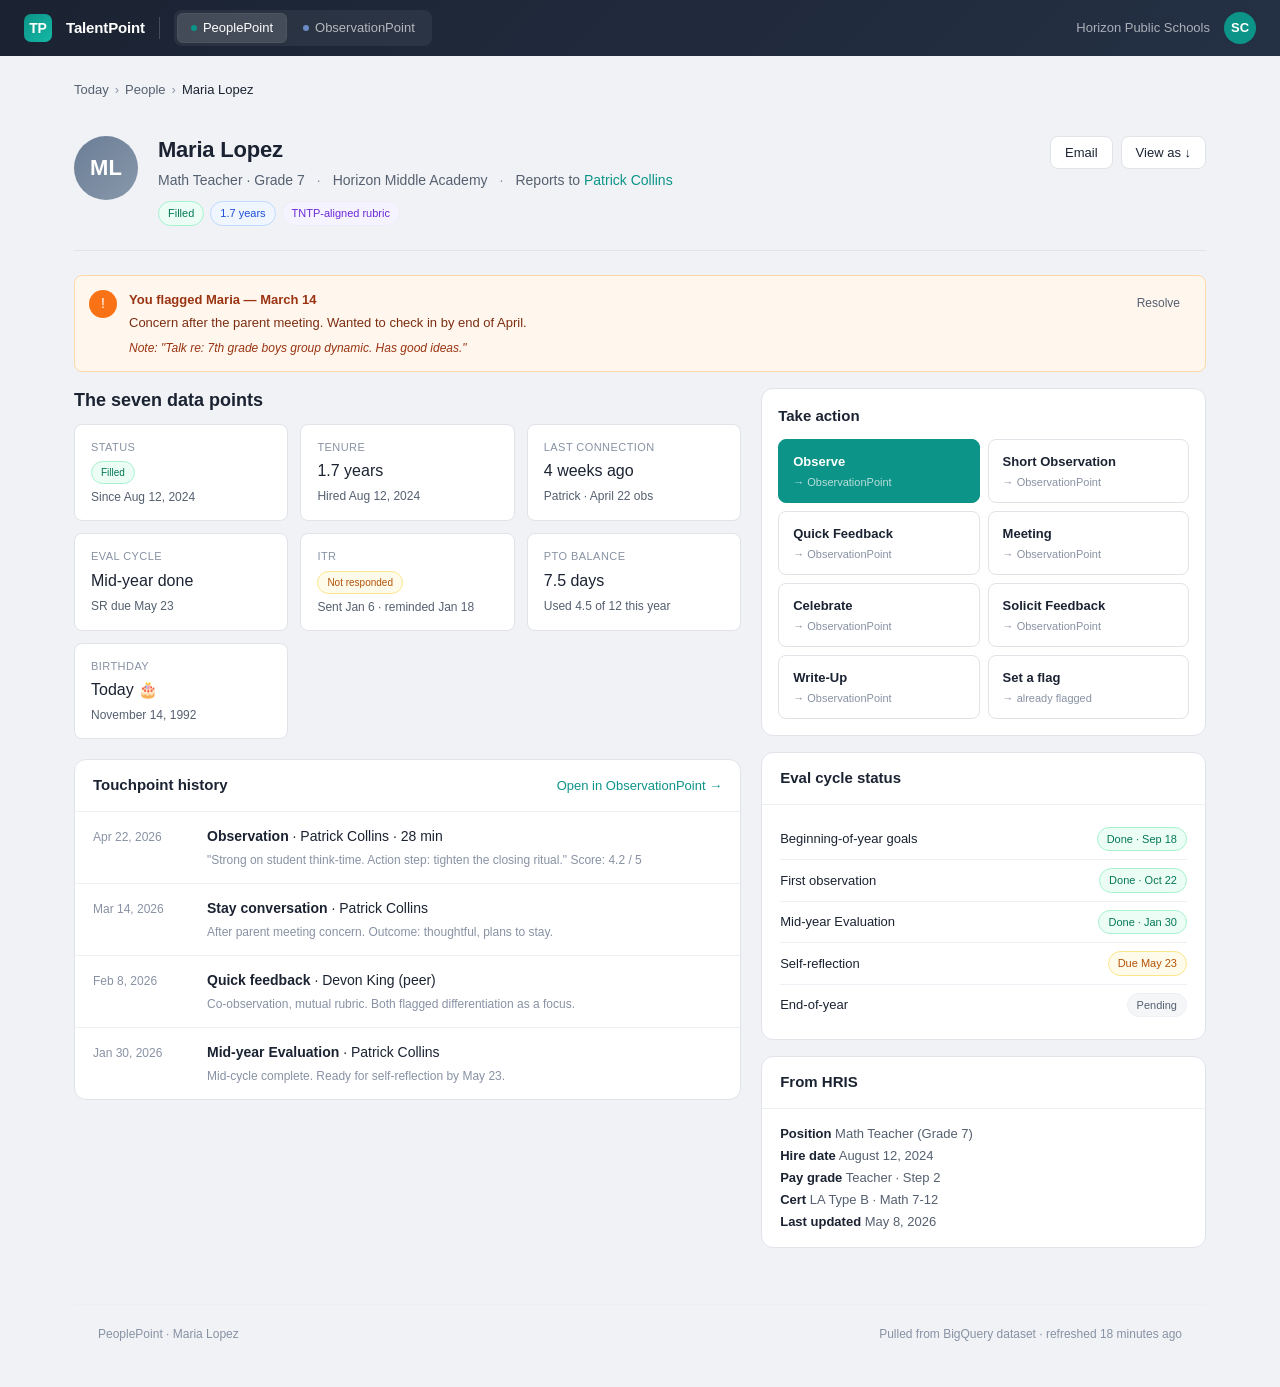
<file: mocks/peoplepoint/person.html>
<!DOCTYPE html>
<html lang="en">
<head>
<meta charset="UTF-8">
<meta name="viewport" content="width=device-width, initial-scale=1.0">
<title>Maria Lopez — PeoplePoint</title>
<link rel="stylesheet" href="../shared/suite.css">
<style>
  .pp-page { max-width: 1180px; margin: 0 auto; padding: 24px; }
  .crumbs { display: flex; gap: 6px; align-items: center; font-size: 13px; color: var(--text-muted); margin-bottom: 16px; }
  .crumbs a { color: var(--text-secondary); text-decoration: none; }
  .crumbs a:hover { color: var(--accent); }

  .person-head {
    display: flex;
    gap: 20px;
    align-items: flex-start;
    padding: 20px 0 24px;
    border-bottom: 1px solid var(--border);
    margin-bottom: 24px;
  }
  .person-head .avatar { width: 64px; height: 64px; font-size: 22px; }
  .person-head h1 { letter-spacing: -0.01em; }
  .person-meta-line { font-size: 14px; color: var(--text-secondary); margin-top: 6px; display: flex; gap: 12px; align-items: center; flex-wrap: wrap; }
  .person-meta-sep { color: var(--text-muted); }

  .layout {
    display: grid;
    grid-template-columns: 1.5fr 1fr;
    gap: 20px;
  }
  @media (max-width: 1000px) { .layout { grid-template-columns: 1fr; } }

  /* Seven data points grid */
  .seven {
    display: grid;
    grid-template-columns: 1fr 1fr 1fr;
    gap: 12px;
    margin-bottom: 20px;
  }
  @media (max-width: 700px) { .seven { grid-template-columns: 1fr 1fr; } }
  .dp {
    background: var(--surface);
    border: 1px solid var(--border);
    border-radius: var(--radius);
    padding: 14px 16px;
  }
  .dp-label {
    font-size: 11px;
    color: var(--text-muted);
    text-transform: uppercase;
    letter-spacing: 0.04em;
    font-weight: 500;
  }
  .dp-value {
    font-size: 16px;
    font-weight: 500;
    margin-top: 4px;
    color: var(--text);
  }
  .dp-meta {
    font-size: 12px;
    color: var(--text-secondary);
    margin-top: 4px;
  }
  .dp .pill { font-size: 10px; }

  /* Surface */
  .surface {
    background: var(--surface);
    border: 1px solid var(--border);
    border-radius: var(--radius-lg);
    overflow: hidden;
    margin-bottom: 16px;
  }
  .surface-head {
    padding: 14px 18px;
    border-bottom: 1px solid var(--border-light);
    display: flex;
    align-items: center;
    justify-content: space-between;
  }
  .surface-title { font-weight: 600; font-size: 15px; }

  /* Timeline */
  .tl-row {
    padding: 14px 18px;
    border-bottom: 1px solid var(--border-light);
    display: grid;
    grid-template-columns: 100px 1fr;
    gap: 14px;
  }
  .tl-row:last-child { border-bottom: none; }
  .tl-when { font-size: 12px; color: var(--text-muted); padding-top: 2px; }
  .tl-line { font-size: 14px; }
  .tl-line strong { font-weight: 600; }
  .tl-meta { font-size: 12px; color: var(--text-muted); margin-top: 4px; }

  /* Action bar */
  .action-bar {
    background: var(--surface);
    border: 1px solid var(--border);
    border-radius: var(--radius-lg);
    padding: 16px;
    margin-bottom: 16px;
  }
  .action-grid {
    display: grid;
    grid-template-columns: 1fr 1fr;
    gap: 8px;
  }
  .action-btn {
    padding: 12px 14px;
    border: 1px solid var(--border);
    background: var(--surface);
    border-radius: var(--radius);
    font-size: 13px;
    font-weight: 500;
    cursor: pointer;
    text-align: left;
    color: var(--text);
    display: flex;
    flex-direction: column;
    align-items: flex-start;
    gap: 2px;
    transition: all var(--transition);
    text-decoration: none;
  }
  .action-btn:hover {
    border-color: var(--accent);
    background: var(--accent-light);
  }
  .action-btn .what { font-weight: 600; }
  .action-btn .where { font-size: 11px; color: var(--text-muted); font-weight: 400; }
  .action-btn-primary { background: var(--accent); color: white; border-color: var(--accent); }
  .action-btn-primary:hover { background: var(--accent-hover); border-color: var(--accent-hover); color: white; }
  .action-btn-primary .where { color: rgba(255,255,255,0.7); }

  /* Flag note */
  .flag {
    background: #fff7ed;
    border: 1px solid #fed7aa;
    border-radius: var(--radius);
    padding: 14px;
    margin-bottom: 16px;
    display: flex;
    gap: 12px;
    align-items: flex-start;
  }
  .flag-icon {
    width: 28px;
    height: 28px;
    border-radius: 50%;
    background: #f97316;
    color: white;
    display: flex;
    align-items: center;
    justify-content: center;
    font-size: 14px;
    flex-shrink: 0;
  }
  .flag-text { flex: 1; }
  .flag-title { font-size: 13px; font-weight: 600; color: #9a3412; margin-bottom: 4px; }
  .flag-desc { font-size: 13px; color: #7c2d12; line-height: 1.5; }
  .flag-note { font-size: 12px; color: #9a3412; margin-top: 6px; font-style: italic; }
</style>
</head>
<body>

<header class="suite-topbar">
  <div class="suite-brand">
    <div class="suite-brand-logo">TP</div>
    <div class="suite-brand-name">TalentPoint</div>
    <div class="suite-brand-divider"></div>
    <div class="suite-app-switcher">
      <a class="suite-app-tab pp active"><span class="dot"></span>PeoplePoint</a>
      <a class="suite-app-tab op" href="../observationpoint/home.html"><span class="dot"></span>ObservationPoint</a>
    </div>
  </div>
  <div class="suite-topbar-right">
    <div class="suite-network-name">Horizon Public Schools</div>
    <div class="suite-user-avatar">SC</div>
  </div>
</header>

<div class="pp-page">
  <div class="crumbs">
    <a href="home.html">Today</a> <span>›</span>
    <a href="people.html">People</a> <span>›</span>
    <span style="color: var(--text);">Maria Lopez</span>
  </div>

  <div class="person-head">
    <div class="avatar">ML</div>
    <div style="flex: 1;">
      <h1 class="t-h1">Maria Lopez</h1>
      <div class="person-meta-line">
        <span>Math Teacher · Grade 7</span>
        <span class="person-meta-sep">·</span>
        <span>Horizon Middle Academy</span>
        <span class="person-meta-sep">·</span>
        <span>Reports to <a href="#" style="color: var(--accent); text-decoration: none;">Patrick Collins</a></span>
      </div>
      <div style="display: flex; gap: 6px; margin-top: 10px;">
        <span class="pill pill-green">Filled</span>
        <span class="pill pill-blue">1.7 years</span>
        <span class="pill pill-purple">TNTP-aligned rubric</span>
      </div>
    </div>
    <div style="display: flex; gap: 8px;">
      <button class="btn btn-secondary">Email</button>
      <button class="btn btn-secondary">View as ↓</button>
    </div>
  </div>

  <!-- Optional flag (when leader has set one) -->
  <div class="flag">
    <div class="flag-icon">!</div>
    <div class="flag-text">
      <div class="flag-title">You flagged Maria — March 14</div>
      <div class="flag-desc">Concern after the parent meeting. Wanted to check in by end of April.</div>
      <div class="flag-note">Note: "Talk re: 7th grade boys group dynamic. Has good ideas."</div>
    </div>
    <button class="btn btn-ghost btn-sm">Resolve</button>
  </div>

  <div class="layout">
    <!-- Left: data points + history -->
    <div>
      <h2 class="t-h2" style="margin-bottom: 12px;">The seven data points</h2>
      <div class="seven">
        <div class="dp">
          <div class="dp-label">Status</div>
          <div class="dp-value"><span class="pill pill-green">Filled</span></div>
          <div class="dp-meta">Since Aug 12, 2024</div>
        </div>
        <div class="dp">
          <div class="dp-label">Tenure</div>
          <div class="dp-value">1.7 years</div>
          <div class="dp-meta">Hired Aug 12, 2024</div>
        </div>
        <div class="dp">
          <div class="dp-label">Last connection</div>
          <div class="dp-value">4 weeks ago</div>
          <div class="dp-meta">Patrick · April 22 obs</div>
        </div>
        <div class="dp">
          <div class="dp-label">Eval cycle</div>
          <div class="dp-value">Mid-year done</div>
          <div class="dp-meta">SR due May 23</div>
        </div>
        <div class="dp">
          <div class="dp-label">ITR</div>
          <div class="dp-value"><span class="pill pill-amber">Not responded</span></div>
          <div class="dp-meta">Sent Jan 6 · reminded Jan 18</div>
        </div>
        <div class="dp">
          <div class="dp-label">PTO balance</div>
          <div class="dp-value">7.5 days</div>
          <div class="dp-meta">Used 4.5 of 12 this year</div>
        </div>
        <div class="dp">
          <div class="dp-label">Birthday</div>
          <div class="dp-value">Today 🎂</div>
          <div class="dp-meta">November 14, 1992</div>
        </div>
      </div>

      <div class="surface">
        <div class="surface-head">
          <span class="surface-title">Touchpoint history</span>
          <a href="#" class="t-small" style="color: var(--accent); text-decoration: none;">Open in ObservationPoint →</a>
        </div>
        <div>
          <div class="tl-row">
            <div class="tl-when">Apr 22, 2026</div>
            <div>
              <div class="tl-line"><strong>Observation</strong> · Patrick Collins · 28 min</div>
              <div class="tl-meta">"Strong on student think-time. Action step: tighten the closing ritual." Score: 4.2 / 5</div>
            </div>
          </div>
          <div class="tl-row">
            <div class="tl-when">Mar 14, 2026</div>
            <div>
              <div class="tl-line"><strong>Stay conversation</strong> · Patrick Collins</div>
              <div class="tl-meta">After parent meeting concern. Outcome: thoughtful, plans to stay.</div>
            </div>
          </div>
          <div class="tl-row">
            <div class="tl-when">Feb 8, 2026</div>
            <div>
              <div class="tl-line"><strong>Quick feedback</strong> · Devon King (peer)</div>
              <div class="tl-meta">Co-observation, mutual rubric. Both flagged differentiation as a focus.</div>
            </div>
          </div>
          <div class="tl-row">
            <div class="tl-when">Jan 30, 2026</div>
            <div>
              <div class="tl-line"><strong>Mid-year Evaluation</strong> · Patrick Collins</div>
              <div class="tl-meta">Mid-cycle complete. Ready for self-reflection by May 23.</div>
            </div>
          </div>
        </div>
      </div>
    </div>

    <!-- Right: actions + meta -->
    <div>
      <div class="action-bar">
        <div class="t-h3" style="margin-bottom: 12px;">Take action</div>
        <div class="action-grid">
          <a href="../observationpoint/observe.html" class="action-btn action-btn-primary">
            <span class="what">Observe</span>
            <span class="where">→ ObservationPoint</span>
          </a>
          <a href="../observationpoint/observe.html?mode=short" class="action-btn">
            <span class="what">Short Observation</span>
            <span class="where">→ ObservationPoint</span>
          </a>
          <a class="action-btn">
            <span class="what">Quick Feedback</span>
            <span class="where">→ ObservationPoint</span>
          </a>
          <a class="action-btn">
            <span class="what">Meeting</span>
            <span class="where">→ ObservationPoint</span>
          </a>
          <a class="action-btn">
            <span class="what">Celebrate</span>
            <span class="where">→ ObservationPoint</span>
          </a>
          <a class="action-btn">
            <span class="what">Solicit Feedback</span>
            <span class="where">→ ObservationPoint</span>
          </a>
          <a class="action-btn">
            <span class="what">Write-Up</span>
            <span class="where">→ ObservationPoint</span>
          </a>
          <a class="action-btn">
            <span class="what">Set a flag</span>
            <span class="where">→ already flagged</span>
          </a>
        </div>
      </div>

      <div class="surface">
        <div class="surface-head"><span class="surface-title">Eval cycle status</span></div>
        <div style="padding: 14px 18px;">
          <div style="display: flex; justify-content: space-between; align-items: center; padding: 8px 0; border-bottom: 1px solid var(--border-light);">
            <span class="t-small" style="color: var(--text);">Beginning-of-year goals</span>
            <span class="pill pill-green">Done · Sep 18</span>
          </div>
          <div style="display: flex; justify-content: space-between; align-items: center; padding: 8px 0; border-bottom: 1px solid var(--border-light);">
            <span class="t-small" style="color: var(--text);">First observation</span>
            <span class="pill pill-green">Done · Oct 22</span>
          </div>
          <div style="display: flex; justify-content: space-between; align-items: center; padding: 8px 0; border-bottom: 1px solid var(--border-light);">
            <span class="t-small" style="color: var(--text);">Mid-year Evaluation</span>
            <span class="pill pill-green">Done · Jan 30</span>
          </div>
          <div style="display: flex; justify-content: space-between; align-items: center; padding: 8px 0; border-bottom: 1px solid var(--border-light);">
            <span class="t-small" style="color: var(--text);">Self-reflection</span>
            <span class="pill pill-amber">Due May 23</span>
          </div>
          <div style="display: flex; justify-content: space-between; align-items: center; padding: 8px 0;">
            <span class="t-small" style="color: var(--text);">End-of-year</span>
            <span class="pill">Pending</span>
          </div>
        </div>
      </div>

      <div class="surface">
        <div class="surface-head"><span class="surface-title">From HRIS</span></div>
        <div style="padding: 14px 18px; font-size: 13px; color: var(--text-secondary); line-height: 1.7;">
          <div><strong style="color: var(--text);">Position</strong> Math Teacher (Grade 7)</div>
          <div><strong style="color: var(--text);">Hire date</strong> August 12, 2024</div>
          <div><strong style="color: var(--text);">Pay grade</strong> Teacher · Step 2</div>
          <div><strong style="color: var(--text);">Cert</strong> LA Type B · Math 7-12</div>
          <div><strong style="color: var(--text);">Last updated</strong> May 8, 2026</div>
        </div>
      </div>
    </div>
  </div>

  <div class="suite-footer">
    <span>PeoplePoint · Maria Lopez</span>
    <span>Pulled from BigQuery dataset · refreshed 18 minutes ago</span>
  </div>
</div>

</body>
</html>
</file>
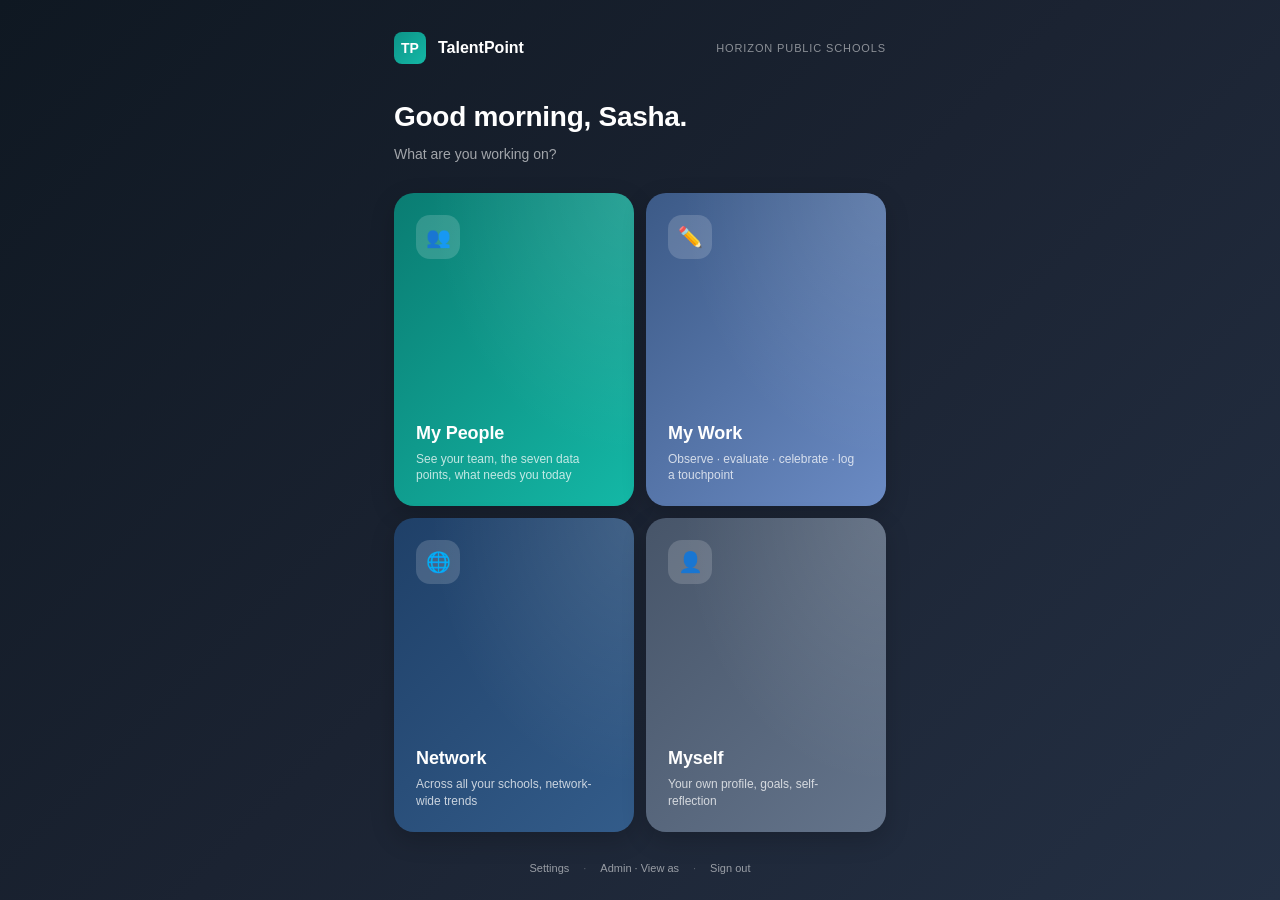
<file: mocks/suite/home.html>
<!DOCTYPE html>
<html lang="en">
<head>
<meta charset="UTF-8">
<meta name="viewport" content="width=device-width, initial-scale=1.0">
<title>TalentPoint — Home</title>
<link rel="stylesheet" href="../shared/suite.css">
<style>
  body {
    background: linear-gradient(135deg, #0f1822 0%, #1b2332 50%, #243044 100%);
    min-height: 100svh;
    color: white;
  }
  .home-shell {
    max-width: 540px;
    margin: 0 auto;
    padding: 24px;
    min-height: 100svh;
    display: flex;
    flex-direction: column;
  }
  .home-brand {
    display: flex;
    align-items: center;
    gap: 12px;
    padding: 8px 0 32px;
  }
  .home-brand-logo {
    width: 32px;
    height: 32px;
    border-radius: 8px;
    background: linear-gradient(135deg, var(--accent) 0%, #14b8a6 100%);
    display: flex;
    align-items: center;
    justify-content: center;
    font-weight: 700;
    font-size: 14px;
  }
  .home-brand-name { font-weight: 600; font-size: 16px; }
  .home-brand-tag { font-size: 11px; color: rgba(255,255,255,0.5); margin-left: auto; text-transform: uppercase; letter-spacing: 0.08em; }

  .greeting { font-size: 28px; font-weight: 600; letter-spacing: -0.01em; }
  .prompt {
    font-size: 14px;
    color: rgba(255,255,255,0.6);
    margin-top: 6px;
    margin-bottom: 28px;
  }

  .grid {
    display: grid;
    grid-template-columns: 1fr 1fr;
    gap: 12px;
    flex: 1;
    align-content: stretch;
  }

  .mode {
    border-radius: 20px;
    padding: 22px;
    min-height: 168px;
    display: flex;
    flex-direction: column;
    justify-content: space-between;
    border: none;
    text-decoration: none;
    color: white;
    cursor: pointer;
    text-align: left;
    font-family: inherit;
    box-shadow: 0 8px 24px rgba(0,0,0,0.18);
    transition: transform var(--transition);
    position: relative;
    overflow: hidden;
  }
  .mode:active { transform: scale(0.98); }
  .mode::after {
    content: '';
    position: absolute;
    inset: 0;
    background: radial-gradient(ellipse at top right, rgba(255,255,255,0.12), transparent 60%);
    pointer-events: none;
  }
  .mode-icon {
    width: 44px;
    height: 44px;
    border-radius: 14px;
    background: rgba(255,255,255,0.16);
    display: flex;
    align-items: center;
    justify-content: center;
    font-size: 20px;
    z-index: 1;
  }
  .mode-text { z-index: 1; }
  .mode-name {
    font-size: 18px;
    font-weight: 600;
    letter-spacing: -0.005em;
    margin-bottom: 4px;
  }
  .mode-sub {
    font-size: 12px;
    color: rgba(255,255,255,0.75);
    line-height: 1.4;
  }

  .mode.people { background: linear-gradient(135deg, #0a7c72 0%, #14b8a6 100%); }
  .mode.work   { background: linear-gradient(135deg, #3c5a87 0%, #6b8bc4 100%); }
  .mode.network{ background: linear-gradient(135deg, #1f4068 0%, #335c8a 100%); }
  .mode.self   { background: linear-gradient(135deg, #475569 0%, #64748b 100%); }

  .home-foot {
    padding-top: 28px;
    display: flex;
    justify-content: center;
    gap: 14px;
    font-size: 11px;
    color: rgba(255,255,255,0.4);
    flex-wrap: wrap;
  }
  .home-foot a { color: rgba(255,255,255,0.55); text-decoration: none; }
  .home-foot a:hover { color: white; }
  .home-foot .sep { color: rgba(255,255,255,0.25); }
</style>
</head>
<body>

<div class="home-shell">
  <div class="home-brand">
    <div class="home-brand-logo">TP</div>
    <div class="home-brand-name">TalentPoint</div>
    <div class="home-brand-tag">Horizon Public Schools</div>
  </div>

  <div class="greeting">Good morning, Sasha.</div>
  <div class="prompt">What are you working on?</div>

  <div class="grid">
    <a class="mode people" href="../peoplepoint/home.html">
      <div class="mode-icon">👥</div>
      <div class="mode-text">
        <div class="mode-name">My People</div>
        <div class="mode-sub">See your team, the seven data points, what needs you today</div>
      </div>
    </a>
    <a class="mode work" href="../observationpoint/home.html">
      <div class="mode-icon">✏️</div>
      <div class="mode-text">
        <div class="mode-name">My Work</div>
        <div class="mode-sub">Observe · evaluate · celebrate · log a touchpoint</div>
      </div>
    </a>
    <a class="mode network" href="../peoplepoint/network.html">
      <div class="mode-icon">🌐</div>
      <div class="mode-text">
        <div class="mode-name">Network</div>
        <div class="mode-sub">Across all your schools, network-wide trends</div>
      </div>
    </a>
    <a class="mode self" href="../observationpoint/staff-profile.html">
      <div class="mode-icon">👤</div>
      <div class="mode-text">
        <div class="mode-name">Myself</div>
        <div class="mode-sub">Your own profile, goals, self-reflection</div>
      </div>
    </a>
  </div>

  <div class="home-foot">
    <a href="#">Settings</a>
    <span class="sep">·</span>
    <a href="#">Admin · View as</a>
    <span class="sep">·</span>
    <a href="#">Sign out</a>
  </div>
</div>

</body>
</html>
</file>
<file: mocks/shared/suite.css>
/* ============================================================
   TalentPoint Suite — Shared Design Tokens & Components
   Used by PeoplePoint, ObservationPoint, and the suite-level
   login + nav. The river philosophy: calm, quiet, sidekick-not-coach.
   ============================================================ */

* { margin: 0; padding: 0; box-sizing: border-box; }

:root {
  /* ── Surface ── */
  --bg: #f0f2f5;
  --surface: #ffffff;
  --surface-alt: #f5f6f8;
  --surface-sunk: #ebeef2;
  --border: #e0e3e8;
  --border-light: #eceff3;
  --border-strong: #c8cfd9;

  /* ── Text ── */
  --text: #1b2332;
  --text-secondary: #556070;
  --text-muted: #8892a4;
  --text-inverse: #ffffff;

  /* ── Brand: river / confluence ── */
  --brand-deep: #1b2332;
  --brand-deep-2: #243044;
  --accent: #0d9488;          /* teal — calm river */
  --accent-light: #e6f7f5;
  --accent-hover: #0a7c72;
  --accent-strong: #0e7a70;

  /* ── App identity hues (subtle differentiation between apps) ── */
  --pp-tint: #0d9488;          /* PeoplePoint = teal (the still water) */
  --op-tint: #4a6fa5;          /* ObservationPoint = slate-blue (depth) */

  /* ── Status colors (used sparingly — calm, not alarming) ── */
  --green: #10b981;
  --green-bg: #ecfdf5;
  --green-border: #a7f3d0;
  --amber: #d97706;            /* warmer than alarmist orange */
  --amber-bg: #fffbeb;
  --amber-border: #fde68a;
  --red: #b91c1c;              /* deeper red — used only for true blockers */
  --red-bg: #fef2f2;
  --red-border: #fecaca;
  --blue: #3b82f6;
  --blue-bg: #eff6ff;
  --blue-border: #bfdbfe;
  --purple: #8b5cf6;
  --purple-bg: #f5f3ff;

  /* ── Geometry ── */
  --radius-sm: 6px;
  --radius: 8px;
  --radius-lg: 12px;
  --radius-xl: 16px;
  --shadow-sm: 0 1px 2px rgba(0,0,0,0.04);
  --shadow: 0 2px 6px rgba(0,0,0,0.06), 0 1px 2px rgba(0,0,0,0.04);
  --shadow-lg: 0 8px 24px rgba(0,0,0,0.08);
  --shadow-xl: 0 16px 48px rgba(0,0,0,0.12);

  /* ── Motion ── */
  --transition-fast: 100ms ease;
  --transition: 150ms ease;
  --transition-slow: 300ms ease;
}

body {
  font-family: -apple-system, BlinkMacSystemFont, 'Segoe UI', Roboto, 'Helvetica Neue', sans-serif;
  background: var(--bg);
  color: var(--text);
  line-height: 1.5;
  -webkit-font-smoothing: antialiased;
  overflow-x: hidden;
}

/* ── Typography ── */
.t-display { font-size: 28px; font-weight: 600; letter-spacing: -0.01em; line-height: 1.2; }
.t-h1      { font-size: 22px; font-weight: 600; letter-spacing: -0.005em; line-height: 1.3; }
.t-h2      { font-size: 18px; font-weight: 600; line-height: 1.35; }
.t-h3      { font-size: 15px; font-weight: 600; }
.t-body    { font-size: 14px; }
.t-small   { font-size: 13px; color: var(--text-secondary); }
.t-tiny    { font-size: 12px; color: var(--text-muted); }
.t-mono    { font-family: ui-monospace, 'SF Mono', Menlo, Consolas, monospace; }

/* ============================================================
   Suite-level top bar (shared by both apps)
   ============================================================ */
.suite-topbar {
  background: linear-gradient(135deg, var(--brand-deep) 0%, var(--brand-deep-2) 100%);
  color: white;
  padding: 0 24px;
  height: 56px;
  display: flex;
  align-items: center;
  justify-content: space-between;
  position: sticky;
  top: 0;
  z-index: 100;
}
.suite-brand {
  display: flex;
  align-items: center;
  gap: 14px;
}
.suite-brand-logo {
  width: 28px;
  height: 28px;
  border-radius: 7px;
  background: linear-gradient(135deg, var(--accent) 0%, #14b8a6 100%);
  display: flex;
  align-items: center;
  justify-content: center;
  font-weight: 700;
  font-size: 14px;
  color: white;
  letter-spacing: -0.02em;
}
.suite-brand-name {
  font-weight: 600;
  font-size: 15px;
  letter-spacing: -0.01em;
}
.suite-brand-divider {
  width: 1px;
  height: 22px;
  background: rgba(255,255,255,0.18);
}
.suite-app-switcher {
  display: flex;
  gap: 2px;
  background: rgba(255,255,255,0.06);
  padding: 3px;
  border-radius: 8px;
}
.suite-app-tab {
  padding: 5px 14px;
  font-size: 13px;
  font-weight: 500;
  border-radius: 6px;
  color: rgba(255,255,255,0.65);
  cursor: pointer;
  transition: all var(--transition);
  display: flex;
  align-items: center;
  gap: 6px;
  text-decoration: none;
  border: none;
  background: none;
}
.suite-app-tab:hover { color: white; }
.suite-app-tab.active {
  background: rgba(255,255,255,0.12);
  color: white;
  box-shadow: inset 0 0 0 1px rgba(255,255,255,0.05);
}
.suite-app-tab .dot {
  width: 6px;
  height: 6px;
  border-radius: 50%;
}
.suite-app-tab.pp .dot { background: var(--pp-tint); }
.suite-app-tab.op .dot { background: #6b8bc4; }

.suite-topbar-right {
  display: flex;
  align-items: center;
  gap: 14px;
}
.suite-network-name {
  font-size: 13px;
  color: rgba(255,255,255,0.62);
}
.suite-season {
  font-size: 12px;
  padding: 4px 10px;
  background: rgba(255,255,255,0.1);
  border-radius: 20px;
  color: rgba(255,255,255,0.8);
}
.suite-user-avatar {
  width: 32px;
  height: 32px;
  border-radius: 50%;
  background: var(--accent);
  display: flex;
  align-items: center;
  justify-content: center;
  font-size: 13px;
  font-weight: 600;
  cursor: pointer;
  color: white;
}

/* ============================================================
   Cards & panels
   ============================================================ */
.card {
  background: var(--surface);
  border: 1px solid var(--border);
  border-radius: var(--radius-lg);
  padding: 20px;
  box-shadow: var(--shadow-sm);
}
.card-section {
  background: var(--surface);
  border: 1px solid var(--border);
  border-radius: var(--radius-lg);
  overflow: hidden;
}
.card-section-header {
  padding: 14px 18px;
  border-bottom: 1px solid var(--border-light);
  display: flex;
  align-items: center;
  justify-content: space-between;
}
.card-section-body {
  padding: 18px;
}

/* ============================================================
   Buttons
   ============================================================ */
.btn {
  display: inline-flex;
  align-items: center;
  gap: 6px;
  padding: 8px 14px;
  font-size: 13px;
  font-weight: 500;
  font-family: inherit;
  border-radius: var(--radius);
  cursor: pointer;
  transition: all var(--transition);
  border: 1px solid transparent;
  background: none;
  color: var(--text);
  text-decoration: none;
}
.btn-primary {
  background: var(--accent);
  color: white;
  border-color: var(--accent);
}
.btn-primary:hover {
  background: var(--accent-hover);
  border-color: var(--accent-hover);
}
.btn-secondary {
  background: var(--surface);
  border-color: var(--border);
  color: var(--text);
}
.btn-secondary:hover {
  border-color: var(--border-strong);
}
.btn-ghost {
  background: transparent;
  color: var(--text-secondary);
}
.btn-ghost:hover {
  background: var(--surface-alt);
  color: var(--text);
}
.btn-sm {
  padding: 5px 10px;
  font-size: 12px;
}
.btn-lg {
  padding: 11px 20px;
  font-size: 14px;
}

/* ============================================================
   Pills & badges
   ============================================================ */
.pill {
  display: inline-flex;
  align-items: center;
  gap: 4px;
  padding: 3px 9px;
  font-size: 11px;
  font-weight: 500;
  border-radius: 20px;
  background: var(--surface-alt);
  color: var(--text-secondary);
  border: 1px solid var(--border-light);
}
.pill-green { background: var(--green-bg); color: #047857; border-color: var(--green-border); }
.pill-amber { background: var(--amber-bg); color: #b45309; border-color: var(--amber-border); }
.pill-red   { background: var(--red-bg);   color: #b91c1c; border-color: var(--red-border); }
.pill-blue  { background: var(--blue-bg);  color: #1d4ed8; border-color: var(--blue-border); }
.pill-purple{ background: var(--purple-bg); color: #6d28d9; }
.pill-accent{ background: var(--accent-light); color: var(--accent-strong); border-color: #b3e6df; }

/* ============================================================
   Tables
   ============================================================ */
.tbl {
  width: 100%;
  border-collapse: separate;
  border-spacing: 0;
  font-size: 13px;
}
.tbl thead th {
  font-size: 11px;
  font-weight: 500;
  text-transform: uppercase;
  letter-spacing: 0.04em;
  color: var(--text-muted);
  text-align: left;
  padding: 10px 14px;
  border-bottom: 1px solid var(--border);
  background: var(--surface-alt);
}
.tbl tbody td {
  padding: 12px 14px;
  border-bottom: 1px solid var(--border-light);
}
.tbl tbody tr:hover { background: var(--surface-alt); cursor: pointer; }
.tbl tbody tr:last-child td { border-bottom: none; }

/* ============================================================
   Avatars & person rows
   ============================================================ */
.avatar {
  width: 36px;
  height: 36px;
  border-radius: 50%;
  display: flex;
  align-items: center;
  justify-content: center;
  font-size: 13px;
  font-weight: 600;
  background: linear-gradient(135deg, #6b7e96 0%, #8898ab 100%);
  color: white;
  flex-shrink: 0;
}
.avatar-sm { width: 28px; height: 28px; font-size: 11px; }
.avatar-lg { width: 56px; height: 56px; font-size: 19px; }

.person-row {
  display: flex;
  align-items: center;
  gap: 12px;
}
.person-name { font-weight: 500; color: var(--text); }
.person-meta { font-size: 12px; color: var(--text-muted); }

/* ============================================================
   Form fields
   ============================================================ */
.field {
  display: flex;
  flex-direction: column;
  gap: 6px;
}
.field-label {
  font-size: 12px;
  font-weight: 500;
  color: var(--text-secondary);
}
.input, .textarea, .select {
  padding: 9px 12px;
  font-size: 14px;
  font-family: inherit;
  border: 1px solid var(--border);
  border-radius: var(--radius);
  background: var(--surface);
  color: var(--text);
  transition: border-color var(--transition);
  width: 100%;
}
.input:focus, .textarea:focus, .select:focus {
  outline: none;
  border-color: var(--accent);
  box-shadow: 0 0 0 3px var(--accent-light);
}
.textarea { resize: vertical; min-height: 80px; }

/* ============================================================
   Layout helpers
   ============================================================ */
.container { max-width: 1280px; margin: 0 auto; padding: 24px; }
.row { display: flex; gap: 16px; }
.col { display: flex; flex-direction: column; gap: 16px; }
.gap-sm { gap: 8px; }
.gap-lg { gap: 24px; }
.flex-1 { flex: 1; }
.muted { color: var(--text-muted); }
.secondary { color: var(--text-secondary); }
.center { display: flex; align-items: center; justify-content: center; }
.between { display: flex; align-items: center; justify-content: space-between; }

/* ============================================================
   Empty state
   ============================================================ */
.empty {
  padding: 40px;
  text-align: center;
  color: var(--text-muted);
  font-size: 13px;
}

/* ============================================================
   Footer / disclaimer pattern
   ============================================================ */
.suite-footer {
  margin-top: 40px;
  padding: 20px 24px;
  border-top: 1px solid var(--border-light);
  font-size: 12px;
  color: var(--text-muted);
  display: flex;
  justify-content: space-between;
  align-items: center;
}
</file>
